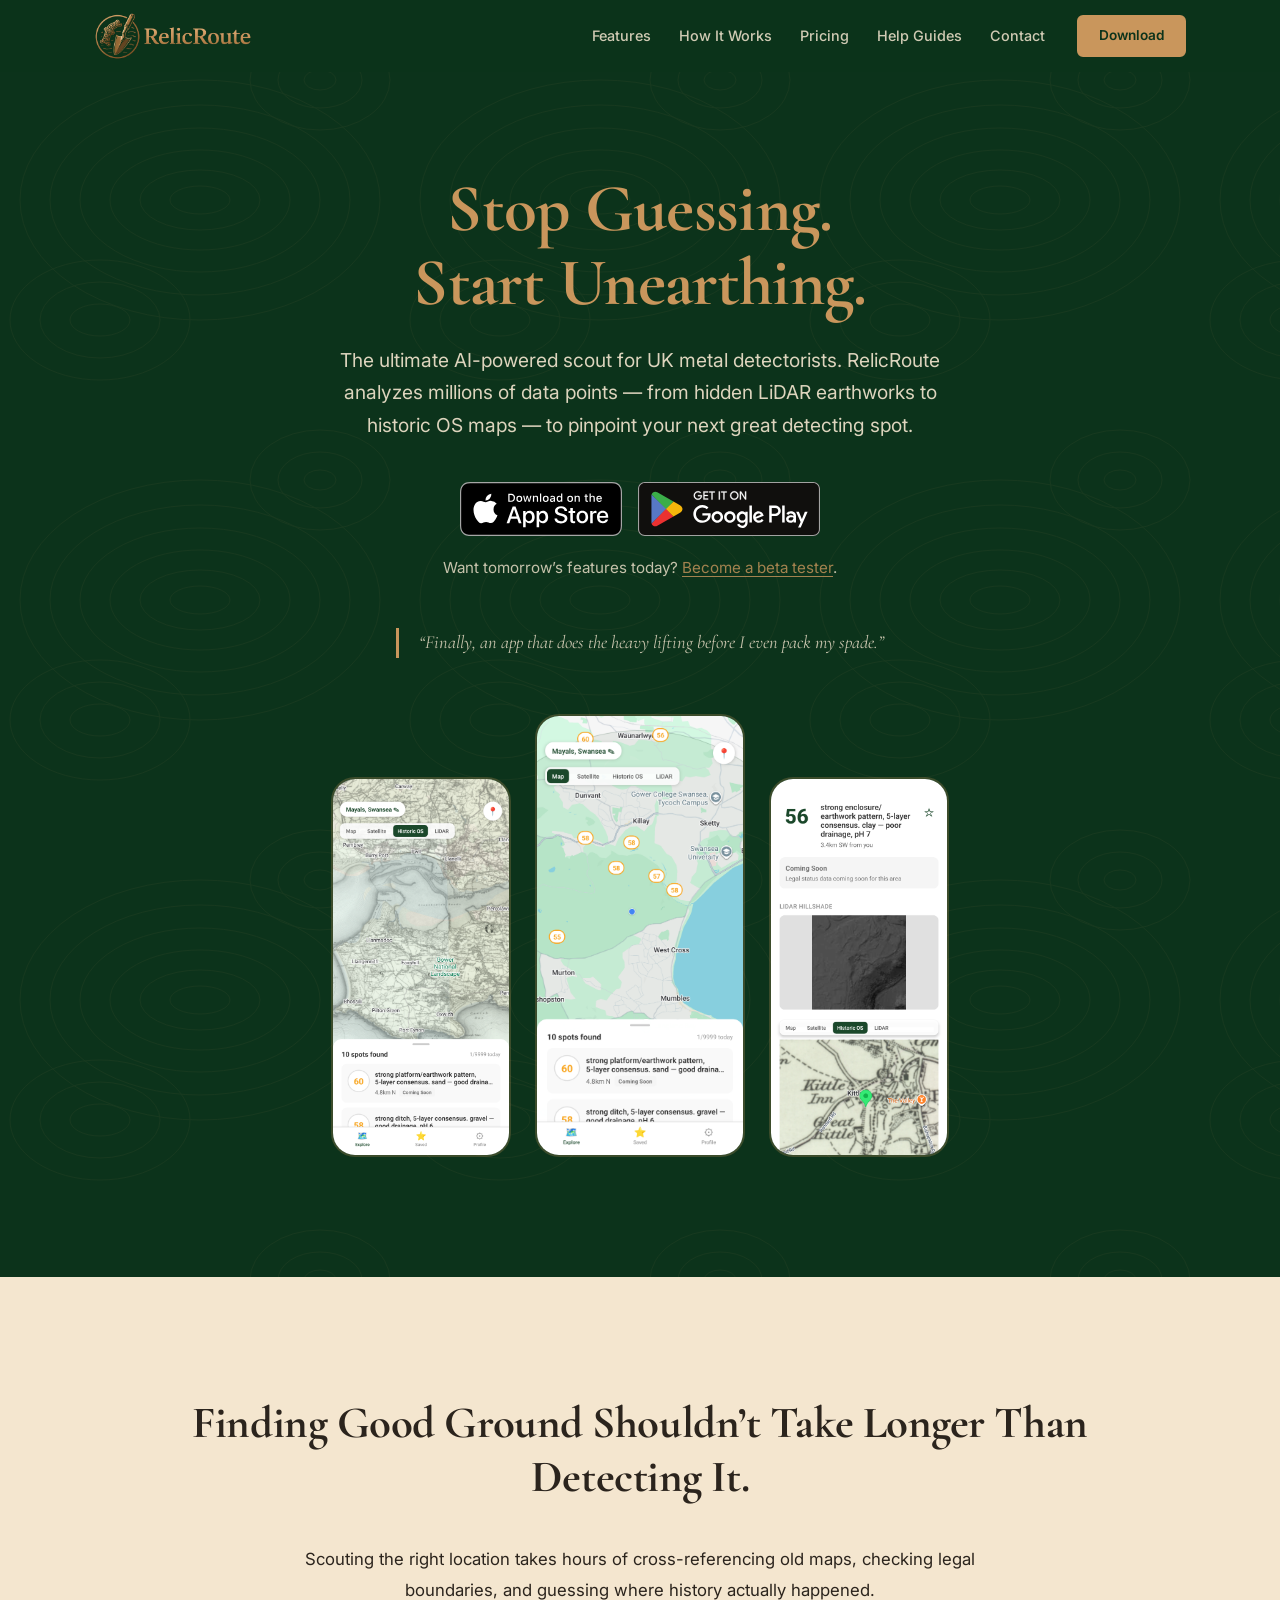
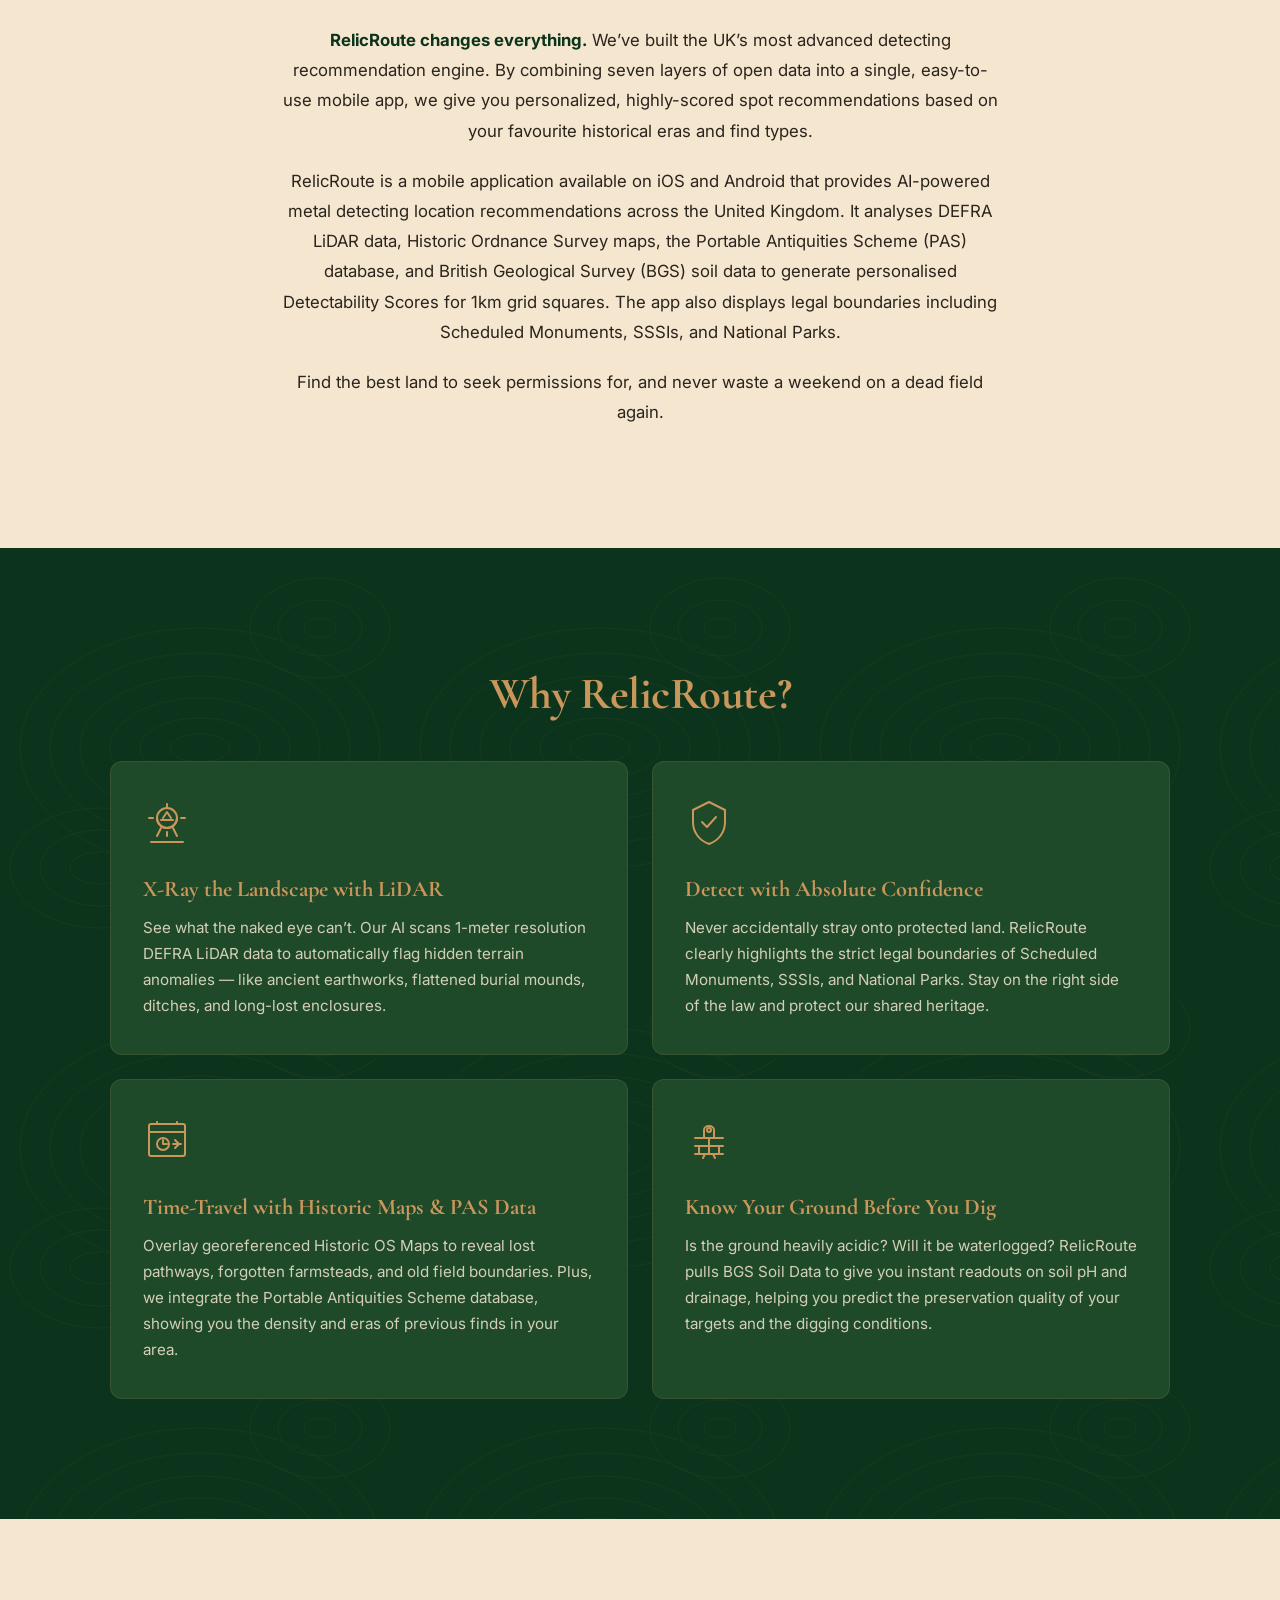
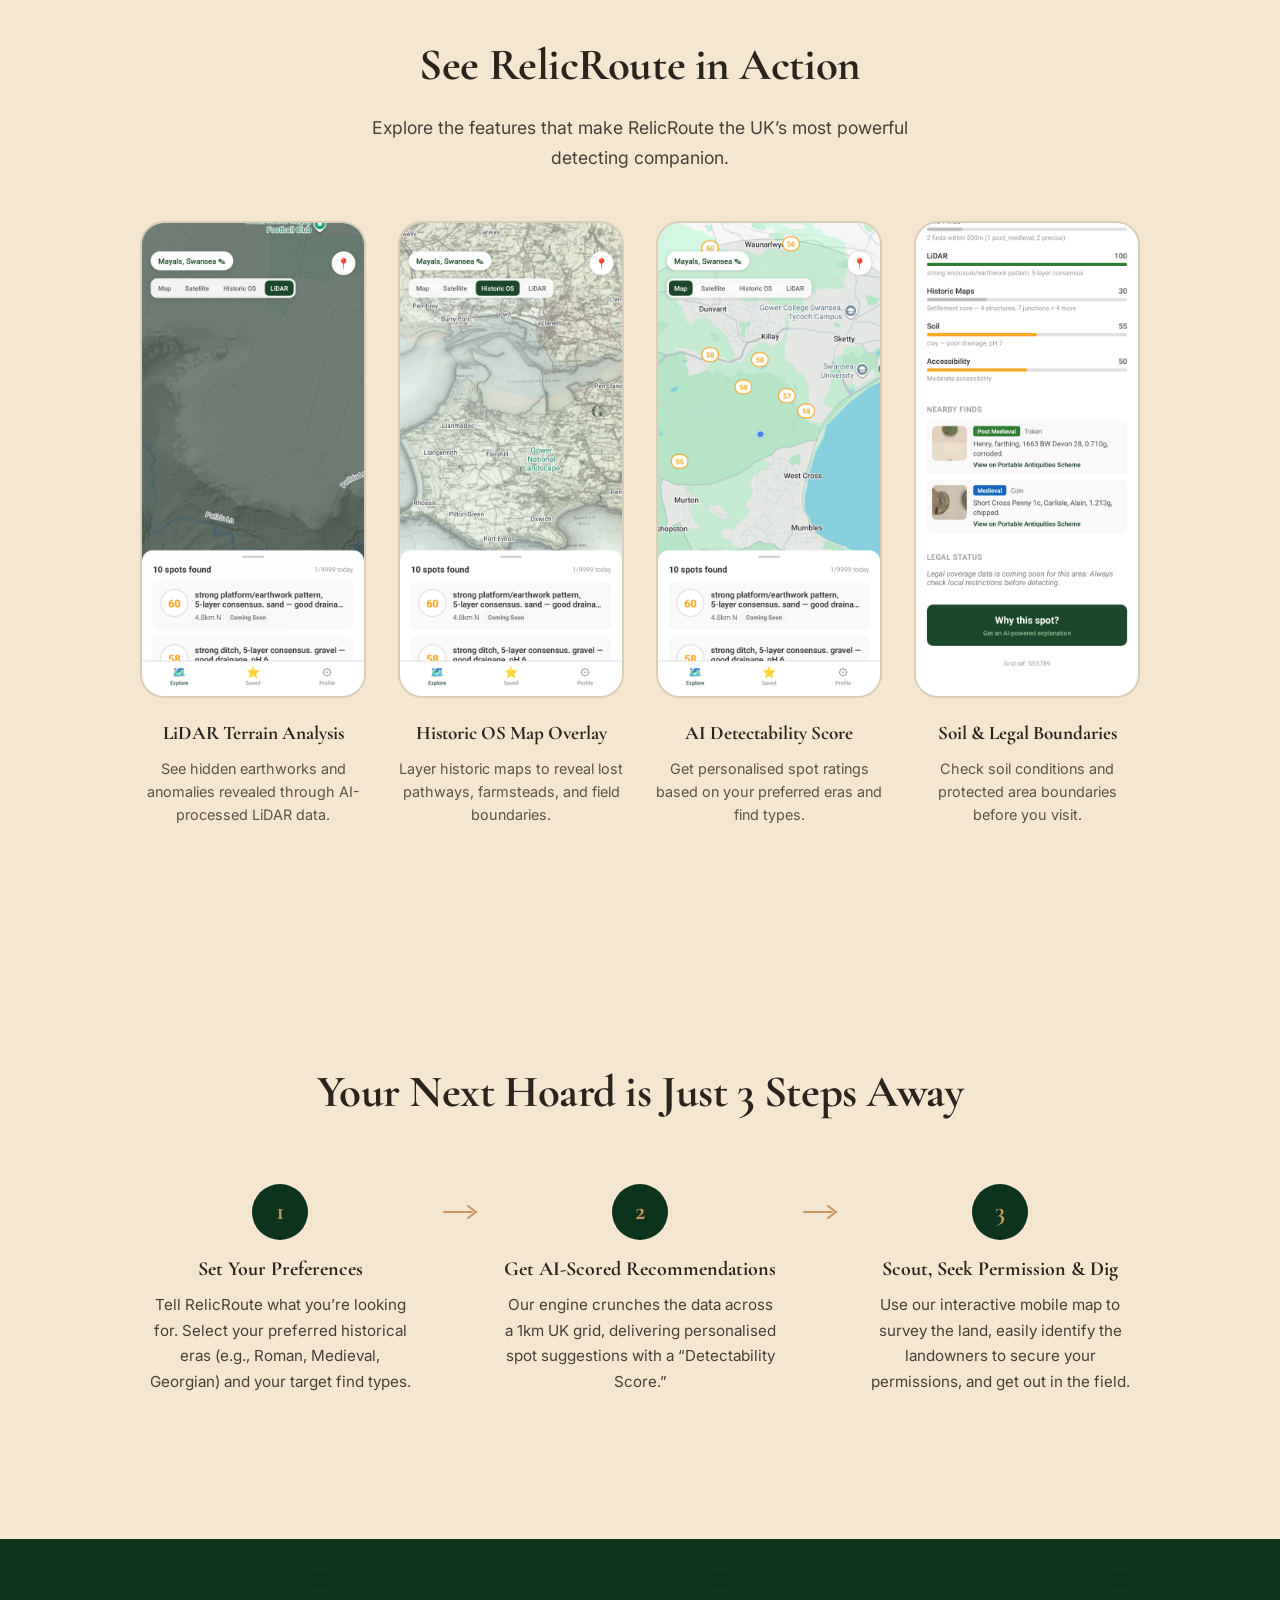
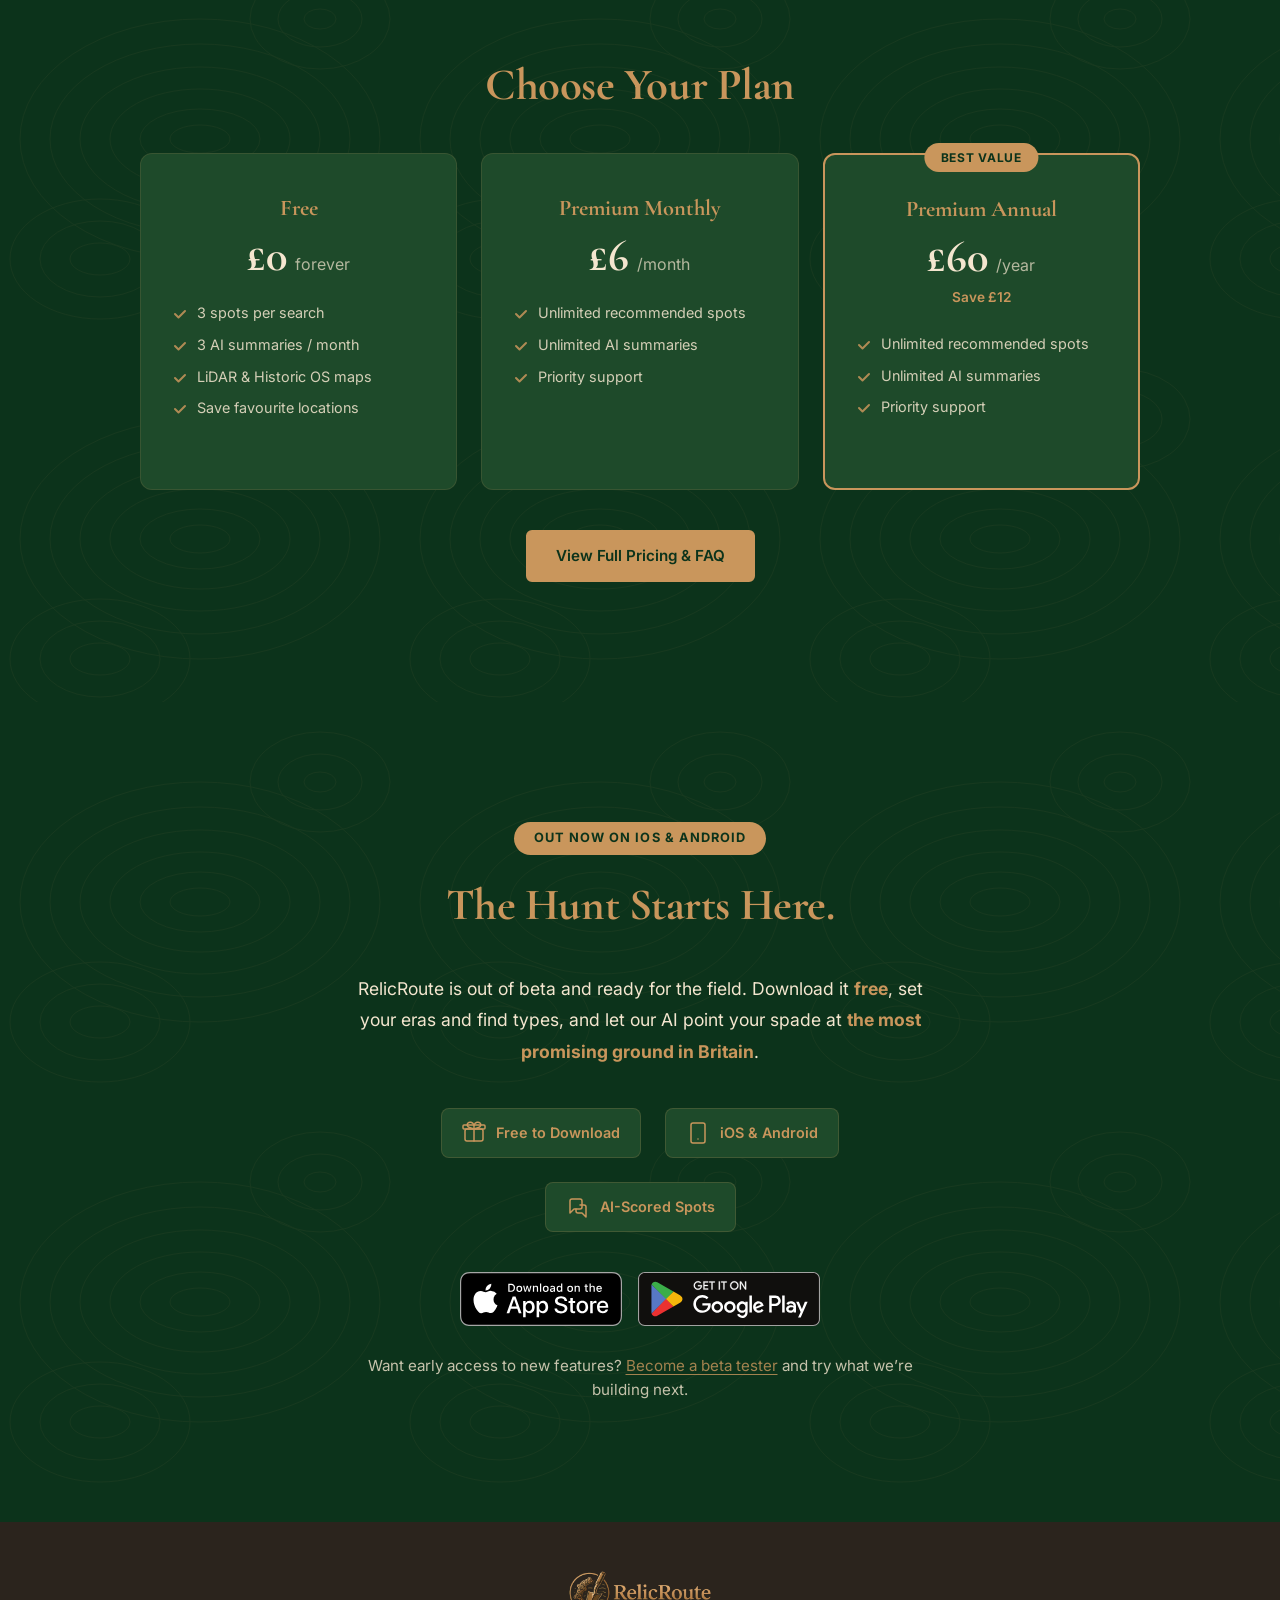
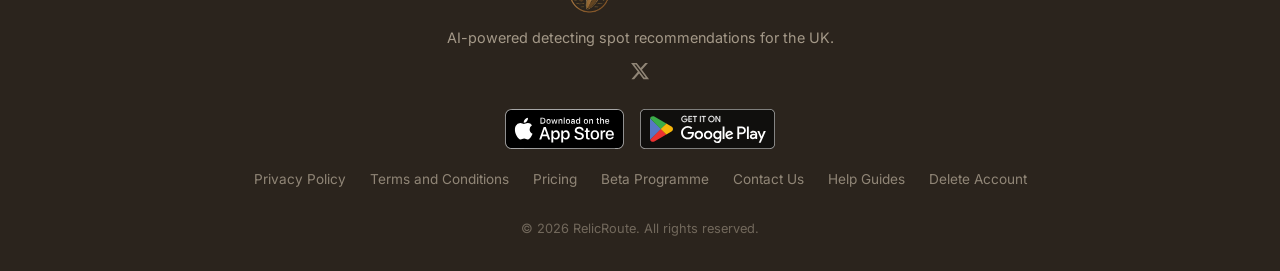
<file: index.html>
<!DOCTYPE html>
<html lang="en-GB">
<head>
  <meta charset="UTF-8">
  <meta name="viewport" content="width=device-width, initial-scale=1.0">
  <meta name="apple-itunes-app" content="app-id=6799253953">
  <meta name="description" content="RelicRoute — AI-powered spot recommendations for UK metal detectorists. Now available on iOS and Android. Combine LiDAR, historic maps, PAS data, and soil analysis to find your next great detecting location.">
  <meta name="robots" content="index, follow">
  <meta name="author" content="RelicRoute">
  <meta name="google-site-verification" content="62xCfvaOAFISEsQDNZ6DNPzke8ZOVSslEIPbZOKiRK8">
  <title>RelicRoute — Stop Guessing. Start Unearthing.</title>

  <link rel="canonical" href="https://www.relicroute.co.uk/">

  <!-- Open Graph -->
  <meta property="og:title" content="RelicRoute — AI-Powered Spot Recommendations for UK Metal Detectorists">
  <meta property="og:description" content="Available now on iOS and Android. Combine LiDAR, historic maps, PAS data, and soil analysis to find your next great detecting location.">
  <meta property="og:type" content="website">
  <meta property="og:url" content="https://www.relicroute.co.uk/">
  <meta property="og:image" content="https://www.relicroute.co.uk/relicroute-logo.png">
  <meta property="og:site_name" content="RelicRoute">
  <meta property="og:locale" content="en_GB">

  <!-- Twitter Card -->
  <meta name="twitter:card" content="summary_large_image">
  <meta name="twitter:title" content="RelicRoute — AI-Powered Spot Recommendations for UK Metal Detectorists">
  <meta name="twitter:description" content="Available now on iOS and Android. Combine LiDAR, historic maps, PAS data, and soil analysis to find your next great detecting location.">
  <meta name="twitter:image" content="https://www.relicroute.co.uk/relicroute-logo.png">

  <link rel="preconnect" href="https://fonts.googleapis.com">
  <link rel="preconnect" href="https://fonts.gstatic.com" crossorigin>
  <link href="https://fonts.googleapis.com/css2?family=Cormorant+Garamond:ital,wght@0,400;0,600;0,700;1,400&family=Inter:wght@400;500;600;700&display=swap" rel="stylesheet">

  <link rel="icon" type="image/png" href="RelicRoute Logo.png">
  <link rel="apple-touch-icon" href="relicroute-logo.png">
  <link rel="stylesheet" href="css/styles.css">

  <!-- Structured Data -->
  <script type="application/ld+json">
  {
    "@context": "https://schema.org",
    "@type": "Organization",
    "name": "RelicRoute",
    "url": "https://www.relicroute.co.uk",
    "logo": "https://www.relicroute.co.uk/relicroute-logo.png",
    "description": "AI-powered detecting spot recommendations for UK metal detectorists.",
    "email": "support@relicroute.co.uk"
  }
  </script>
  <script type="application/ld+json">
  {
    "@context": "https://schema.org",
    "@type": "SoftwareApplication",
    "name": "RelicRoute",
    "operatingSystem": "iOS, Android",
    "applicationCategory": "UtilitiesApplication",
    "installUrl": [
      "https://apps.apple.com/us/app/relicroute/id6799253953",
      "https://play.google.com/store/apps/details?id=com.relicroute.app&pcampaignid=web_share"
    ],
    "description": "AI-powered scout for UK metal detectorists. Analyses LiDAR, historic maps, PAS data, and soil data to recommend detecting locations.",
    "offers": {
      "@type": "Offer",
      "price": "0",
      "priceCurrency": "GBP"
    },
    "featureList": [
      "LiDAR terrain analysis",
      "Historic Ordnance Survey map overlays",
      "Portable Antiquities Scheme (PAS) data integration",
      "BGS soil data analysis",
      "Scheduled Monument and SSSI boundary mapping",
      "AI-powered Detectability Score"
    ]
  }
  </script>
</head>
<body>

  <!-- Navigation -->
  <header class="site-header" id="site-header">
    <nav class="nav-container">
      <a href="index.html" class="nav-logo">
        <img src="relicroute-logo.png" alt="RelicRoute" width="200" height="auto">
      </a>
      <button class="nav-toggle" aria-label="Toggle navigation" aria-expanded="false">
        <span class="hamburger"></span>
      </button>
      <div class="nav-menu">
        <ul class="nav-links">
          <li><a href="#features">Features</a></li>
          <li><a href="#how-it-works">How It Works</a></li>
          <li><a href="#pricing">Pricing</a></li>
          <li><a href="help.html">Help Guides</a></li>
          <li><a href="contact.html">Contact</a></li>
        </ul>
        <a href="#download" class="btn btn-bronze btn-sm js-smart-download">Download</a>
      </div>
    </nav>
  </header>

  <main>

    <!-- Hero Section -->
    <section class="hero" id="hero">
      <div class="contour-bg" aria-hidden="true"></div>
      <div class="container hero-content">
        <h1 class="hero-headline">Stop Guessing.<br>Start Unearthing.</h1>
        <p class="hero-sub">The ultimate AI-powered scout for UK metal detectorists. RelicRoute analyzes millions of data points — from hidden LiDAR earthworks to historic OS maps — to pinpoint your next great detecting spot.</p>
        <div class="hero-ctas">
          <div class="store-badges">
            <a href="https://apps.apple.com/us/app/relicroute/id6799253953" class="store-badge" data-store="ios" target="_blank" rel="noopener noreferrer">
              <img src="images/app-store-badge.svg" alt="Download on the App Store" width="162" height="54">
            </a>
            <a href="https://play.google.com/store/apps/details?id=com.relicroute.app&amp;pcampaignid=web_share" class="store-badge" data-store="android" target="_blank" rel="noopener noreferrer">
              <img src="images/google-play-badge.svg" alt="Get it on Google Play" width="182" height="54">
            </a>
          </div>
        </div>
        <p class="hero-beta-link">Want tomorrow&rsquo;s features today? <a href="beta.html">Become a beta tester</a>.</p>
        <blockquote class="hero-quote">
          <p>&ldquo;Finally, an app that does the heavy lifting before I even pack my spade.&rdquo;</p>
        </blockquote>

        <!-- App Screenshots in Hero -->
        <div class="hero-screenshots">
          <div class="phone-frame">
            <img src="images/explore-map-scores.png" alt="RelicRoute map view showing detectability scores across the landscape" class="phone-screenshot" />
          </div>
          <div class="phone-frame phone-frame--featured">
            <img src="images/explore-historic-os.png" alt="RelicRoute explore view with Historic OS map overlay and recommended spots" class="phone-screenshot" />
          </div>
          <div class="phone-frame">
            <img src="images/spot-detail-overview.png" alt="RelicRoute spot detail showing LiDAR hillshade and historic map data" class="phone-screenshot" />
          </div>
        </div>
      </div>
    </section>

    <!-- Problem / Solution Section -->
    <section class="problem-solution" id="about">
      <div class="container">
        <h2 class="section-heading">Finding Good Ground Shouldn&rsquo;t Take Longer Than Detecting It.</h2>
        <div class="problem-solution-body">
          <p>Scouting the right location takes hours of cross-referencing old maps, checking legal boundaries, and guessing where history actually happened.</p>
          <p><strong>RelicRoute changes everything.</strong> We&rsquo;ve built the UK&rsquo;s most advanced detecting recommendation engine. By combining seven layers of open data into a single, easy-to-use mobile app, we give you personalized, highly-scored spot recommendations based on your favourite historical eras and find types.</p>
          <p>RelicRoute is a mobile application available on iOS and Android that provides AI-powered metal detecting location recommendations across the United Kingdom. It analyses DEFRA LiDAR data, Historic Ordnance Survey maps, the Portable Antiquities Scheme (PAS) database, and British Geological Survey (BGS) soil data to generate personalised Detectability Scores for 1km grid squares. The app also displays legal boundaries including Scheduled Monuments, SSSIs, and National Parks.</p>
          <p>Find the best land to seek permissions for, and never waste a weekend on a dead field again.</p>
        </div>
      </div>
    </section>

    <!-- Core Features Section -->
    <section class="features" id="features">
      <div class="contour-bg" aria-hidden="true"></div>
      <div class="container">
        <h2 class="section-heading section-heading--light">Why RelicRoute?</h2>
        <div class="features-grid">

          <div class="feature-card">
            <div class="feature-icon">
              <svg width="48" height="48" viewBox="0 0 48 48" fill="none" stroke="#C9965C" stroke-width="2" stroke-linecap="round" stroke-linejoin="round" aria-hidden="true">
                <circle cx="24" cy="20" r="10"/>
                <path d="M14 20c0 5.523 4.477 10 10 10s10-4.477 10-10"/>
                <path d="M24 10v-4M24 34v4M10 20H6M42 20h-4"/>
                <path d="M18 30l-4 8M30 30l4 8"/>
                <path d="M8 44h32"/>
                <path d="M20 20l4-6 4 6"/>
                <path d="M18 22h12"/>
              </svg>
            </div>
            <h3 class="feature-title">X-Ray the Landscape with LiDAR</h3>
            <p class="feature-desc">See what the naked eye can&rsquo;t. Our AI scans 1-meter resolution DEFRA LiDAR data to automatically flag hidden terrain anomalies — like ancient earthworks, flattened burial mounds, ditches, and long-lost enclosures.</p>
          </div>

          <div class="feature-card">
            <div class="feature-icon">
              <svg width="48" height="48" viewBox="0 0 48 48" fill="none" stroke="#C9965C" stroke-width="2" stroke-linecap="round" stroke-linejoin="round" aria-hidden="true">
                <path d="M24 4l-16 8v12c0 10.667 6.667 18.667 16 22 9.333-3.333 16-11.333 16-22V12L24 4z"/>
                <path d="M17 24l5 5 9-10"/>
              </svg>
            </div>
            <h3 class="feature-title">Detect with Absolute Confidence</h3>
            <p class="feature-desc">Never accidentally stray onto protected land. RelicRoute clearly highlights the strict legal boundaries of Scheduled Monuments, SSSIs, and National Parks. Stay on the right side of the law and protect our shared heritage.</p>
          </div>

          <div class="feature-card">
            <div class="feature-icon">
              <svg width="48" height="48" viewBox="0 0 48 48" fill="none" stroke="#C9965C" stroke-width="2" stroke-linecap="round" stroke-linejoin="round" aria-hidden="true">
                <rect x="6" y="8" width="36" height="32" rx="2"/>
                <path d="M6 16h36"/>
                <path d="M14 8v-2M34 8v-2"/>
                <circle cx="20" cy="28" r="6"/>
                <path d="M20 24v4h4"/>
                <path d="M32 24l4 4M32 32l4-4"/>
                <path d="M30 28h8"/>
              </svg>
            </div>
            <h3 class="feature-title">Time-Travel with Historic Maps &amp; PAS Data</h3>
            <p class="feature-desc">Overlay georeferenced Historic OS Maps to reveal lost pathways, forgotten farmsteads, and old field boundaries. Plus, we integrate the Portable Antiquities Scheme database, showing you the density and eras of previous finds in your area.</p>
          </div>

          <div class="feature-card">
            <div class="feature-icon">
              <svg width="48" height="48" viewBox="0 0 48 48" fill="none" stroke="#C9965C" stroke-width="2" stroke-linecap="round" stroke-linejoin="round" aria-hidden="true">
                <path d="M10 38h28"/>
                <path d="M10 30h28"/>
                <path d="M10 22h28"/>
                <path d="M14 38v-8"/>
                <path d="M24 38v-16"/>
                <path d="M34 38v-8"/>
                <path d="M19 22v-8c0-2 2-4 5-4s5 2 5 4v8"/>
                <circle cx="24" cy="14" r="2"/>
                <path d="M18 42l2-4M30 42l-2-4"/>
              </svg>
            </div>
            <h3 class="feature-title">Know Your Ground Before You Dig</h3>
            <p class="feature-desc">Is the ground heavily acidic? Will it be waterlogged? RelicRoute pulls BGS Soil Data to give you instant readouts on soil pH and drainage, helping you predict the preservation quality of your targets and the digging conditions.</p>
          </div>

        </div>
      </div>
    </section>

    <!-- App Preview Section -->
    <section class="app-preview" id="app-preview">
      <div class="container">
        <h2 class="section-heading">See RelicRoute in Action</h2>
        <p class="app-preview-sub">Explore the features that make RelicRoute the UK&rsquo;s most powerful detecting companion.</p>
        <div class="app-preview-grid">
          <div class="preview-item reveal">
            <div class="preview-phone">
              <img src="images/explore-lidar.png" alt="LiDAR terrain analysis showing hidden earthworks" class="phone-screenshot phone-screenshot--light" />
            </div>
            <h3 class="preview-label">LiDAR Terrain Analysis</h3>
            <p class="preview-desc">See hidden earthworks and anomalies revealed through AI-processed LiDAR data.</p>
          </div>
          <div class="preview-item reveal">
            <div class="preview-phone">
              <img src="images/explore-historic-os-2.png" alt="Historic OS map overlay showing lost pathways and settlements" class="phone-screenshot phone-screenshot--light" />
            </div>
            <h3 class="preview-label">Historic OS Map Overlay</h3>
            <p class="preview-desc">Layer historic maps to reveal lost pathways, farmsteads, and field boundaries.</p>
          </div>
          <div class="preview-item reveal">
            <div class="preview-phone">
              <img src="images/spot-scores-breakdown.png" alt="AI detectability score breakdown with category ratings" class="phone-screenshot phone-screenshot--light" />
            </div>
            <h3 class="preview-label">AI Detectability Score</h3>
            <p class="preview-desc">Get personalised spot ratings based on your preferred eras and find types.</p>
          </div>
          <div class="preview-item reveal">
            <div class="preview-phone">
              <img src="images/explore-map-scores-2.png" alt="Map view showing soil and legal boundary data" class="phone-screenshot phone-screenshot--light" />
            </div>
            <h3 class="preview-label">Soil &amp; Legal Boundaries</h3>
            <p class="preview-desc">Check soil conditions and protected area boundaries before you visit.</p>
          </div>
        </div>
      </div>
    </section>

    <!-- How It Works Section -->
    <section class="how-it-works" id="how-it-works">
      <div class="container">
        <h2 class="section-heading">Your Next Hoard is Just 3 Steps Away</h2>
        <div class="steps">
          <div class="step">
            <span class="step-number">1</span>
            <h3 class="step-title">Set Your Preferences</h3>
            <p class="step-desc">Tell RelicRoute what you&rsquo;re looking for. Select your preferred historical eras (e.g., Roman, Medieval, Georgian) and your target find types.</p>
          </div>
          <div class="step-connector" aria-hidden="true">
            <svg width="40" height="24" viewBox="0 0 40 24" fill="none" stroke="#C9965C" stroke-width="2" stroke-linecap="round"><path d="M4 12h28M28 6l8 6-8 6"/></svg>
          </div>
          <div class="step">
            <span class="step-number">2</span>
            <h3 class="step-title">Get AI-Scored Recommendations</h3>
            <p class="step-desc">Our engine crunches the data across a 1km UK grid, delivering personalised spot suggestions with a &ldquo;Detectability Score.&rdquo;</p>
          </div>
          <div class="step-connector" aria-hidden="true">
            <svg width="40" height="24" viewBox="0 0 40 24" fill="none" stroke="#C9965C" stroke-width="2" stroke-linecap="round"><path d="M4 12h28M28 6l8 6-8 6"/></svg>
          </div>
          <div class="step">
            <span class="step-number">3</span>
            <h3 class="step-title">Scout, Seek Permission &amp; Dig</h3>
            <p class="step-desc">Use our interactive mobile map to survey the land, easily identify the landowners to secure your permissions, and get out in the field.</p>
          </div>
        </div>
      </div>
    </section>

    <!-- Pricing Teaser -->
    <section class="pricing-teaser" id="pricing">
      <div class="contour-bg" aria-hidden="true"></div>
      <div class="container" style="position: relative; z-index: 1;">
        <h2 class="section-heading section-heading--light">Choose Your Plan</h2>
        <div class="pricing-cards">

          <!-- Free -->
          <div class="pricing-card reveal">
            <div class="pricing-card-header">
              <h3 class="pricing-card-name">Free</h3>
              <div class="pricing-card-price">
                <span class="pricing-amount">&pound;0</span>
                <span class="pricing-period">forever</span>
              </div>
            </div>
            <ul class="pricing-card-features">
              <li>3 spots per search</li>
              <li>3 AI summaries / month</li>
              <li>LiDAR &amp; Historic OS maps</li>
              <li>Save favourite locations</li>
            </ul>
          </div>

          <!-- Premium Monthly -->
          <div class="pricing-card reveal">
            <div class="pricing-card-header">
              <h3 class="pricing-card-name">Premium Monthly</h3>
              <div class="pricing-card-price">
                <span class="pricing-amount">&pound;6</span>
                <span class="pricing-period">/month</span>
              </div>
            </div>
            <ul class="pricing-card-features">
              <li>Unlimited recommended spots</li>
              <li>Unlimited AI summaries</li>
              <li>Priority support</li>
            </ul>
          </div>

          <!-- Premium Annual -->
          <div class="pricing-card pricing-card--recommended reveal">
            <span class="pricing-card-badge">Best Value</span>
            <div class="pricing-card-header">
              <h3 class="pricing-card-name">Premium Annual</h3>
              <div class="pricing-card-price">
                <span class="pricing-amount">&pound;60</span>
                <span class="pricing-period">/year</span>
              </div>
              <span class="pricing-savings">Save &pound;12</span>
            </div>
            <ul class="pricing-card-features">
              <li>Unlimited recommended spots</li>
              <li>Unlimited AI summaries</li>
              <li>Priority support</li>
            </ul>
          </div>

        </div>
        <div class="pricing-teaser-cta">
          <a href="pricing.html" class="btn btn-bronze">View Full Pricing &amp; FAQ</a>
        </div>
      </div>
    </section>

    <!-- Download Section -->
    <section class="beta-teaser" id="download">
      <div class="contour-bg" aria-hidden="true"></div>
      <div class="container beta-teaser-content">
        <span class="beta-badge">Out Now on iOS &amp; Android</span>
        <h2 class="section-heading section-heading--light">The Hunt Starts Here.</h2>
        <p class="beta-teaser-body">RelicRoute is out of beta and ready for the field. Download it <strong>free</strong>, set your eras and find types, and let our AI point your spade at <strong>the most promising ground in Britain</strong>.</p>
        <div class="beta-teaser-highlights">
          <div class="beta-highlight">
            <svg width="24" height="24" viewBox="0 0 24 24" fill="none" stroke="#C9965C" stroke-width="1.5" stroke-linecap="round" stroke-linejoin="round" class="beta-highlight-icon" aria-hidden="true">
              <rect x="3" y="8" width="18" height="12" rx="2"/><rect x="1" y="4" width="22" height="4" rx="1"/><path d="M12 4v16"/><path d="M12 4c-1.5-3-4.5-3.5-6-2s-.5 4 1.5 4.5L12 8"/><path d="M12 4c1.5-3 4.5-3.5 6-2s.5 4-1.5 4.5L12 8"/>
            </svg>
            <span class="beta-highlight-text">Free to Download</span>
          </div>
          <div class="beta-highlight">
            <svg width="24" height="24" viewBox="0 0 24 24" fill="none" stroke="#C9965C" stroke-width="1.5" stroke-linecap="round" stroke-linejoin="round" class="beta-highlight-icon" aria-hidden="true">
              <rect x="5" y="2" width="14" height="20" rx="2"/><path d="M12 18h.01"/>
            </svg>
            <span class="beta-highlight-text">iOS &amp; Android</span>
          </div>
          <div class="beta-highlight">
            <svg width="24" height="24" viewBox="0 0 24 24" fill="none" stroke="#C9965C" stroke-width="1.5" stroke-linecap="round" stroke-linejoin="round" class="beta-highlight-icon" aria-hidden="true">
              <path d="M8 14l-4 4V6a2 2 0 0 1 2-2h8a2 2 0 0 1 2 2v6a2 2 0 0 1-2 2H8z"/><path d="M14 10h4a2 2 0 0 1 2 2v10l-4-4h-4a2 2 0 0 1-2-2v-2"/>
            </svg>
            <span class="beta-highlight-text">AI-Scored Spots</span>
          </div>
        </div>
        <div class="store-badges">
          <a href="https://apps.apple.com/us/app/relicroute/id6799253953" class="store-badge" data-store="ios" target="_blank" rel="noopener noreferrer">
            <img src="images/app-store-badge.svg" alt="Download on the App Store" width="162" height="54">
          </a>
          <a href="https://play.google.com/store/apps/details?id=com.relicroute.app&amp;pcampaignid=web_share" class="store-badge" data-store="android" target="_blank" rel="noopener noreferrer">
            <img src="images/google-play-badge.svg" alt="Get it on Google Play" width="182" height="54">
          </a>
        </div>
        <p class="download-beta-note">Want early access to new features? <a href="beta.html">Become a beta tester</a> and try what we&rsquo;re building next.</p>
      </div>
    </section>

  </main>

  <!-- Footer -->
  <footer class="site-footer">
    <div class="container footer-inner">
      <div class="footer-brand">
        <img src="relicroute-logo.png" alt="RelicRoute" class="footer-logo" width="160">
        <p class="footer-tagline">AI-powered detecting spot recommendations for the UK.</p>
        <a href="https://x.com/RelicRoute" target="_blank" rel="noopener noreferrer" aria-label="Follow us on X" class="footer-social-link">
          <svg width="20" height="20" viewBox="0 0 24 24" fill="currentColor" aria-hidden="true"><path d="M18.244 2.25h3.308l-7.227 8.26 8.502 11.24H16.17l-5.214-6.817L4.99 21.75H1.68l7.73-8.835L1.254 2.25H8.08l4.713 6.231zm-1.161 17.52h1.833L7.084 4.126H5.117z"/></svg>
        </a>
        <div class="store-badges store-badges--footer">
          <a href="https://apps.apple.com/us/app/relicroute/id6799253953" class="store-badge" data-store="ios" target="_blank" rel="noopener noreferrer">
            <img src="images/app-store-badge.svg" alt="Download on the App Store" width="120" height="40" loading="lazy">
          </a>
          <a href="https://play.google.com/store/apps/details?id=com.relicroute.app&amp;pcampaignid=web_share" class="store-badge" data-store="android" target="_blank" rel="noopener noreferrer">
            <img src="images/google-play-badge.svg" alt="Get it on Google Play" width="135" height="40" loading="lazy">
          </a>
        </div>
      </div>
      <nav class="footer-links" aria-label="Footer navigation">
        <a href="privacy.html">Privacy Policy</a>
        <a href="terms.html">Terms and Conditions</a>
        <a href="pricing.html">Pricing</a>
        <a href="beta.html">Beta Programme</a>
        <a href="contact.html">Contact Us</a>
        <a href="help.html">Help Guides</a>
        <a href="delete-account.html">Delete Account</a>
      </nav>
      <p class="footer-copy">&copy; 2026 RelicRoute. All rights reserved.</p>
    </div>
  </footer>

  <script src="js/main.js"></script>
</body>
</html>
</file>
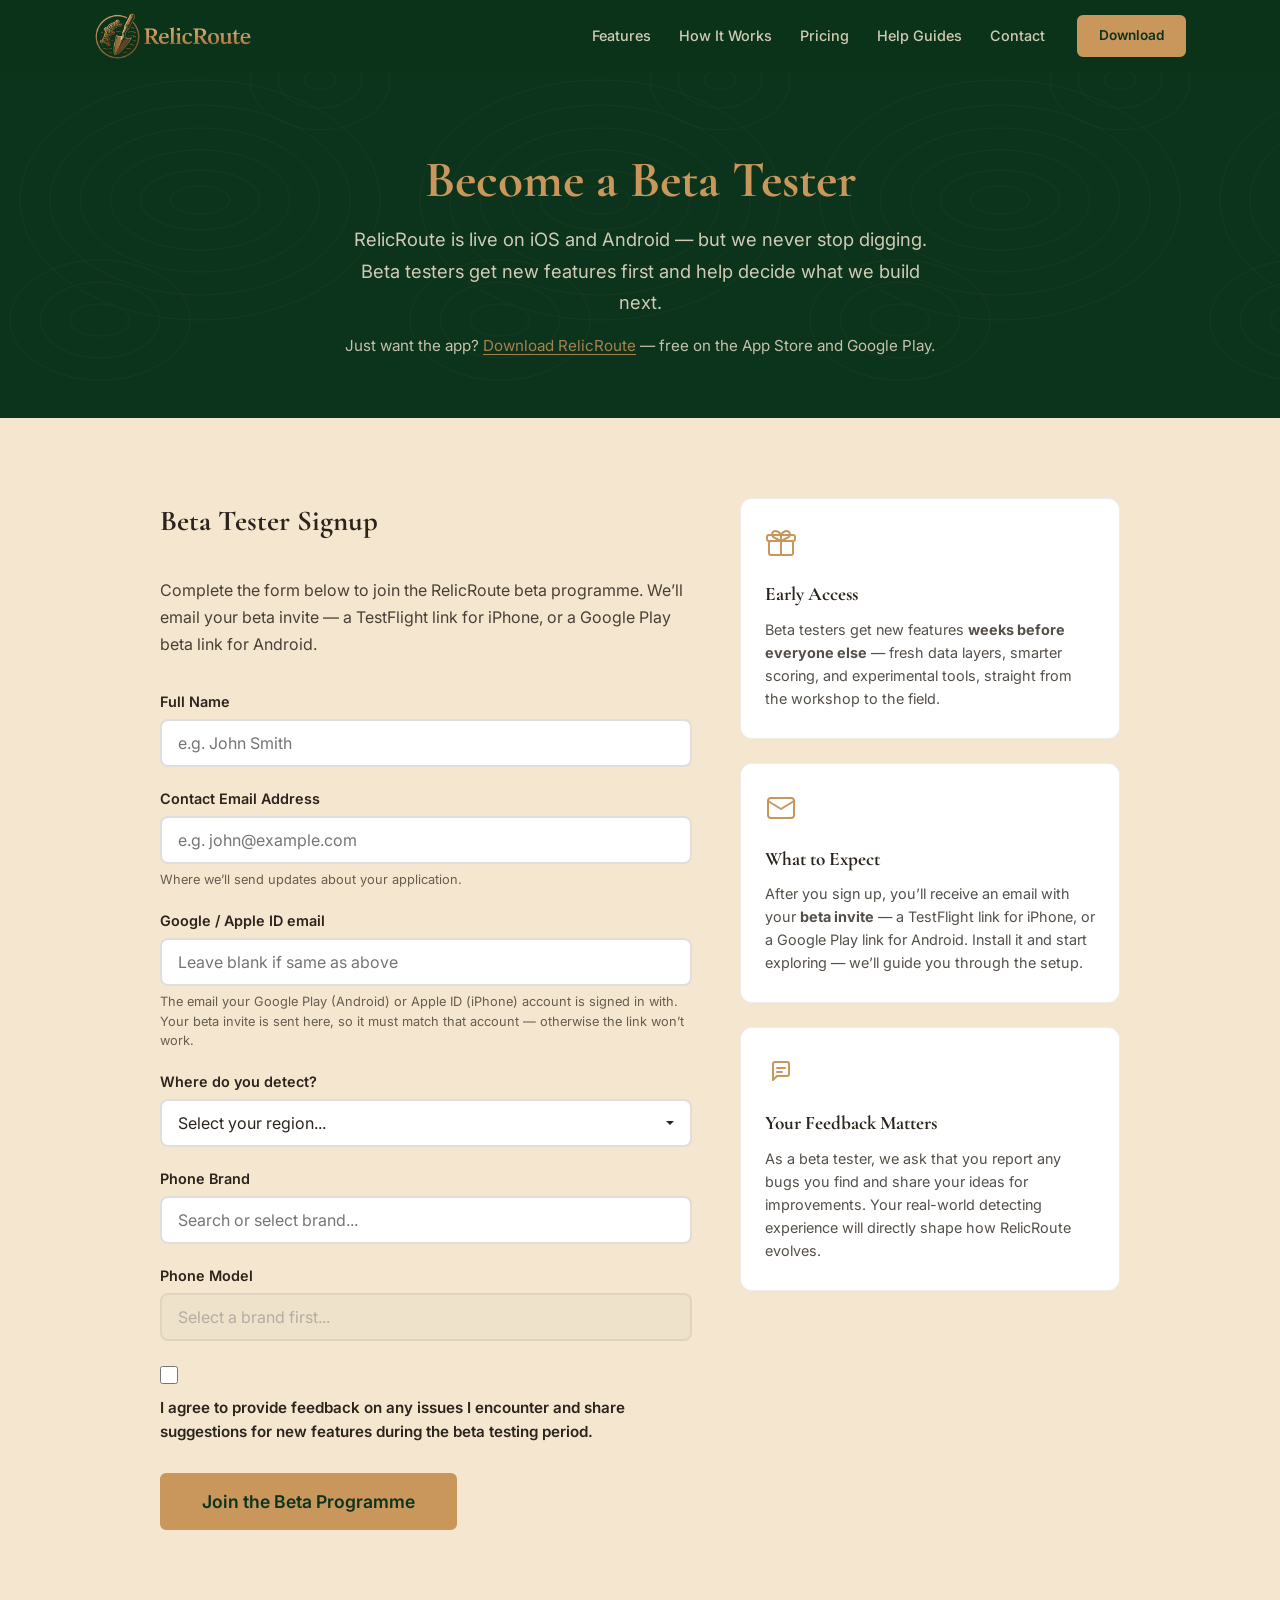
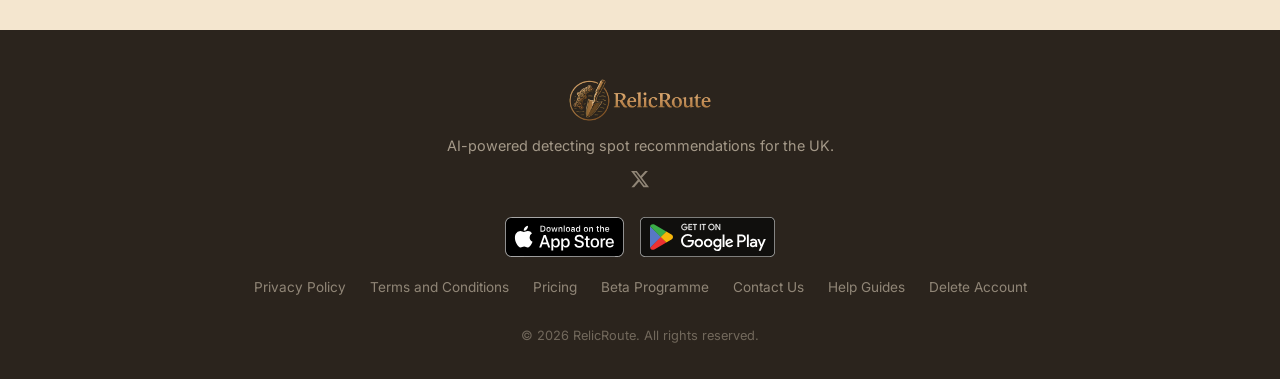
<file: beta.html>
<!DOCTYPE html>
<html lang="en-GB">
<head>
  <meta charset="UTF-8">
  <meta name="viewport" content="width=device-width, initial-scale=1.0">
  <meta name="apple-itunes-app" content="app-id=6799253953">
  <meta name="description" content="Become a RelicRoute beta tester — get early access to new features before general release and help shape the UK's smartest detecting companion.">
  <meta name="robots" content="index, follow">
  <meta name="author" content="RelicRoute">
  <meta name="google-site-verification" content="62xCfvaOAFISEsQDNZ6DNPzke8ZOVSslEIPbZOKiRK8">
  <title>Become a Beta Tester — RelicRoute</title>

  <link rel="canonical" href="https://www.relicroute.co.uk/beta.html">

  <!-- Open Graph -->
  <meta property="og:title" content="Become a RelicRoute Beta Tester">
  <meta property="og:description" content="Get early access to new RelicRoute features before general release. The app is live on iOS and Android — beta testers try what's next.">
  <meta property="og:type" content="website">
  <meta property="og:url" content="https://www.relicroute.co.uk/beta.html">
  <meta property="og:image" content="https://www.relicroute.co.uk/relicroute-logo.png">
  <meta property="og:site_name" content="RelicRoute">
  <meta property="og:locale" content="en_GB">

  <!-- Twitter Card -->
  <meta name="twitter:card" content="summary">
  <meta name="twitter:title" content="Become a RelicRoute Beta Tester">
  <meta name="twitter:description" content="Get early access to new RelicRoute features before general release. The app is live on iOS and Android — beta testers try what's next.">
  <meta name="twitter:image" content="https://www.relicroute.co.uk/relicroute-logo.png">

  <link rel="preconnect" href="https://fonts.googleapis.com">
  <link rel="preconnect" href="https://fonts.gstatic.com" crossorigin>
  <link href="https://fonts.googleapis.com/css2?family=Cormorant+Garamond:ital,wght@0,400;0,600;0,700;1,400&family=Inter:wght@400;500;600;700&display=swap" rel="stylesheet">

  <link rel="icon" type="image/png" href="RelicRoute Logo.png">
  <link rel="apple-touch-icon" href="relicroute-logo.png">
  <link rel="stylesheet" href="css/styles.css">
</head>
<body>

  <!-- Navigation -->
  <header class="site-header" id="site-header">
    <nav class="nav-container">
      <a href="index.html" class="nav-logo">
        <img src="relicroute-logo.png" alt="RelicRoute" width="200" height="auto">
      </a>
      <button class="nav-toggle" aria-label="Toggle navigation" aria-expanded="false">
        <span class="hamburger"></span>
      </button>
      <div class="nav-menu">
        <ul class="nav-links">
          <li><a href="index.html#features">Features</a></li>
          <li><a href="index.html#how-it-works">How It Works</a></li>
          <li><a href="pricing.html">Pricing</a></li>
          <li><a href="help.html">Help Guides</a></li>
          <li><a href="contact.html">Contact</a></li>
        </ul>
        <a href="index.html#download" class="btn btn-bronze btn-sm js-smart-download">Download</a>
      </div>
    </nav>
  </header>

  <main>

    <!-- Beta Hero -->
    <section class="page-hero">
      <div class="contour-bg" aria-hidden="true"></div>
      <div class="container page-hero-content">
        <h1 class="page-hero-headline">Become a Beta Tester</h1>
        <p class="page-hero-sub">RelicRoute is live on iOS and Android &mdash; but we never stop digging. Beta testers get new features first and help decide what we build next.</p>
        <p class="page-hero-note">Just want the app? <a href="index.html#download" class="js-smart-download">Download RelicRoute</a> &mdash; free on the App Store and Google Play.</p>
      </div>
    </section>

    <!-- Beta Signup Form -->
    <section class="contact-section">
      <div class="container">
        <div class="contact-grid">

          <!-- Form -->
          <div class="contact-form-wrapper">
            <h2 class="contact-heading">Beta Tester Signup</h2>
            <p style="color: var(--charcoal-earth); opacity: 0.85; margin-bottom: 2rem; line-height: 1.7;">
              Complete the form below to join the RelicRoute beta programme.
              We&rsquo;ll email your beta invite &mdash; a TestFlight link for iPhone, or a Google Play beta link for Android.
            </p>

            <form class="contact-form" id="beta-signup-form" action="https://api.web3forms.com/submit" method="POST" data-success-message="You're on the list! Keep an eye on your inbox — your beta invite is on its way.">
              <input type="hidden" name="access_key" value="f8582b1a-b7b0-479b-9b4d-2da1526fd0a1">
              <input type="hidden" name="subject" value="New Beta Signup">
              <input type="checkbox" name="botcheck" style="display:none" aria-hidden="true">

              <div class="form-group">
                <label for="name">Full Name</label>
                <input type="text" id="name" name="name" required placeholder="e.g. John Smith" autocomplete="name">
              </div>

              <div class="form-group">
                <label for="email">Contact Email Address</label>
                <input type="email" id="email" name="email" required placeholder="e.g. john@example.com" autocomplete="email">
                <p class="form-hint">Where we&rsquo;ll send updates about your application.</p>
              </div>

              <div class="form-group">
                <label for="store-email">Google / Apple ID email</label>
                <input type="email" id="store-email" name="store_email" placeholder="Leave blank if same as above" autocomplete="email">
                <p class="form-hint">The email your Google Play (Android) or Apple ID (iPhone) account is signed in with. Your beta invite is sent here, so it must match that account &mdash; otherwise the link won&rsquo;t work.</p>
              </div>

              <div class="form-group">
                <label for="detect-location">Where do you detect?</label>
                <select id="detect-location" name="detect_location" required>
                  <option value="" disabled selected>Select your region...</option>
                  <option value="Wales">Wales</option>
                  <option value="England">England</option>
                  <option value="Scotland">Scotland</option>
                  <option value="Northern Ireland">Northern Ireland</option>
                  <option value="United States">United States</option>
                  <option value="Rest of world">Rest of world</option>
                </select>
              </div>

              <div class="form-group">
                <label for="device-brand">Phone Brand</label>
                <div class="searchable-select" id="brand-select">
                  <input type="text" class="searchable-select-input" id="device-brand" placeholder="Search or select brand..." autocomplete="off" aria-haspopup="listbox" aria-expanded="false">
                  <input type="hidden" name="device_brand" id="device-brand-value" required>
                  <ul class="searchable-select-dropdown" role="listbox"></ul>
                </div>
              </div>

              <div class="form-group">
                <label for="device-model">Phone Model</label>
                <div class="searchable-select" id="model-select">
                  <input type="text" class="searchable-select-input is-disabled" id="device-model" placeholder="Select a brand first..." autocomplete="off" aria-haspopup="listbox" aria-expanded="false" disabled>
                  <input type="hidden" name="device_model" id="device-model-value" required>
                  <ul class="searchable-select-dropdown" role="listbox"></ul>
                </div>
              </div>

              <div class="form-group" style="display: flex; align-items: flex-start; gap: 0.75rem;">
                <input type="checkbox" id="feedback-agree" name="feedback_agreement" required style="margin-top: 0.3rem; accent-color: var(--brand-bronze); width: 18px; height: 18px; flex-shrink: 0;">
                <label for="feedback-agree" style="font-size: 0.95rem; line-height: 1.6; cursor: pointer;">
                  I agree to provide feedback on any issues I encounter and share suggestions for new features during the beta testing period.
                </label>
              </div>

              <button type="submit" class="btn btn-bronze btn-lg contact-submit">Join the Beta Programme</button>
              <div class="form-status" role="alert" aria-live="polite"></div>
            </form>
          </div>

          <!-- Info Sidebar -->
          <aside class="contact-info">
            <div class="contact-info-card">
              <div class="contact-info-icon">
                <svg width="32" height="32" viewBox="0 0 32 32" fill="none" stroke="#C9965C" stroke-width="2" stroke-linecap="round" stroke-linejoin="round" aria-hidden="true">
                  <rect x="4" y="14" width="24" height="14" rx="2"/>
                  <rect x="2" y="8" width="28" height="6" rx="2"/>
                  <path d="M16 8v20"/>
                  <path d="M16 8c-2-4-6-5-8-3s-1 5 2 6l6 3"/>
                  <path d="M16 8c2-4 6-5 8-3s1 5-2 6l-6 3"/>
                </svg>
              </div>
              <h3>Early Access</h3>
              <p>Beta testers get new features <strong>weeks before everyone else</strong> &mdash; fresh data layers, smarter scoring, and experimental tools, straight from the workshop to the field.</p>
            </div>

            <div class="contact-info-card">
              <div class="contact-info-icon">
                <svg width="32" height="32" viewBox="0 0 32 32" fill="none" stroke="#C9965C" stroke-width="2" stroke-linecap="round" stroke-linejoin="round" aria-hidden="true">
                  <rect x="3" y="6" width="26" height="20" rx="3"/>
                  <path d="M3 9l13 8 13-8"/>
                </svg>
              </div>
              <h3>What to Expect</h3>
              <p>After you sign up, you&rsquo;ll receive an email with your <strong>beta invite</strong> &mdash; a TestFlight link for iPhone, or a Google Play link for Android. Install it and start exploring &mdash; we&rsquo;ll guide you through the setup.</p>
            </div>

            <div class="contact-info-card">
              <div class="contact-info-icon">
                <svg width="32" height="32" viewBox="0 0 32 32" fill="none" stroke="#C9965C" stroke-width="2" stroke-linecap="round" stroke-linejoin="round" aria-hidden="true">
                  <path d="M12 20l-4 4V8a2 2 0 0 1 2-2h12a2 2 0 0 1 2 2v10a2 2 0 0 1-2 2H12z"/>
                  <path d="M12 12h8M12 16h5"/>
                </svg>
              </div>
              <h3>Your Feedback Matters</h3>
              <p>As a beta tester, we ask that you report any bugs you find and share your ideas for improvements. Your real-world detecting experience will directly shape how RelicRoute evolves.</p>
            </div>
          </aside>

        </div>
      </div>
    </section>

  </main>

  <!-- Footer -->
  <footer class="site-footer">
    <div class="container footer-inner">
      <div class="footer-brand">
        <img src="relicroute-logo.png" alt="RelicRoute" class="footer-logo" width="160">
        <p class="footer-tagline">AI-powered detecting spot recommendations for the UK.</p>
        <a href="https://x.com/RelicRoute" target="_blank" rel="noopener noreferrer" aria-label="Follow us on X" class="footer-social-link">
          <svg width="20" height="20" viewBox="0 0 24 24" fill="currentColor" aria-hidden="true"><path d="M18.244 2.25h3.308l-7.227 8.26 8.502 11.24H16.17l-5.214-6.817L4.99 21.75H1.68l7.73-8.835L1.254 2.25H8.08l4.713 6.231zm-1.161 17.52h1.833L7.084 4.126H5.117z"/></svg>
        </a>
        <div class="store-badges store-badges--footer">
          <a href="https://apps.apple.com/us/app/relicroute/id6799253953" class="store-badge" data-store="ios" target="_blank" rel="noopener noreferrer">
            <img src="images/app-store-badge.svg" alt="Download on the App Store" width="120" height="40" loading="lazy">
          </a>
          <a href="https://play.google.com/store/apps/details?id=com.relicroute.app&amp;pcampaignid=web_share" class="store-badge" data-store="android" target="_blank" rel="noopener noreferrer">
            <img src="images/google-play-badge.svg" alt="Get it on Google Play" width="135" height="40" loading="lazy">
          </a>
        </div>
      </div>
      <nav class="footer-links" aria-label="Footer navigation">
        <a href="privacy.html">Privacy Policy</a>
        <a href="terms.html">Terms and Conditions</a>
        <a href="pricing.html">Pricing</a>
        <a href="beta.html">Beta Programme</a>
        <a href="contact.html">Contact Us</a>
        <a href="help.html">Help Guides</a>
        <a href="delete-account.html">Delete Account</a>
      </nav>
      <p class="footer-copy">&copy; 2026 RelicRoute. All rights reserved.</p>
    </div>
  </footer>

  <script src="js/main.js"></script>
</body>
</html>
</file>
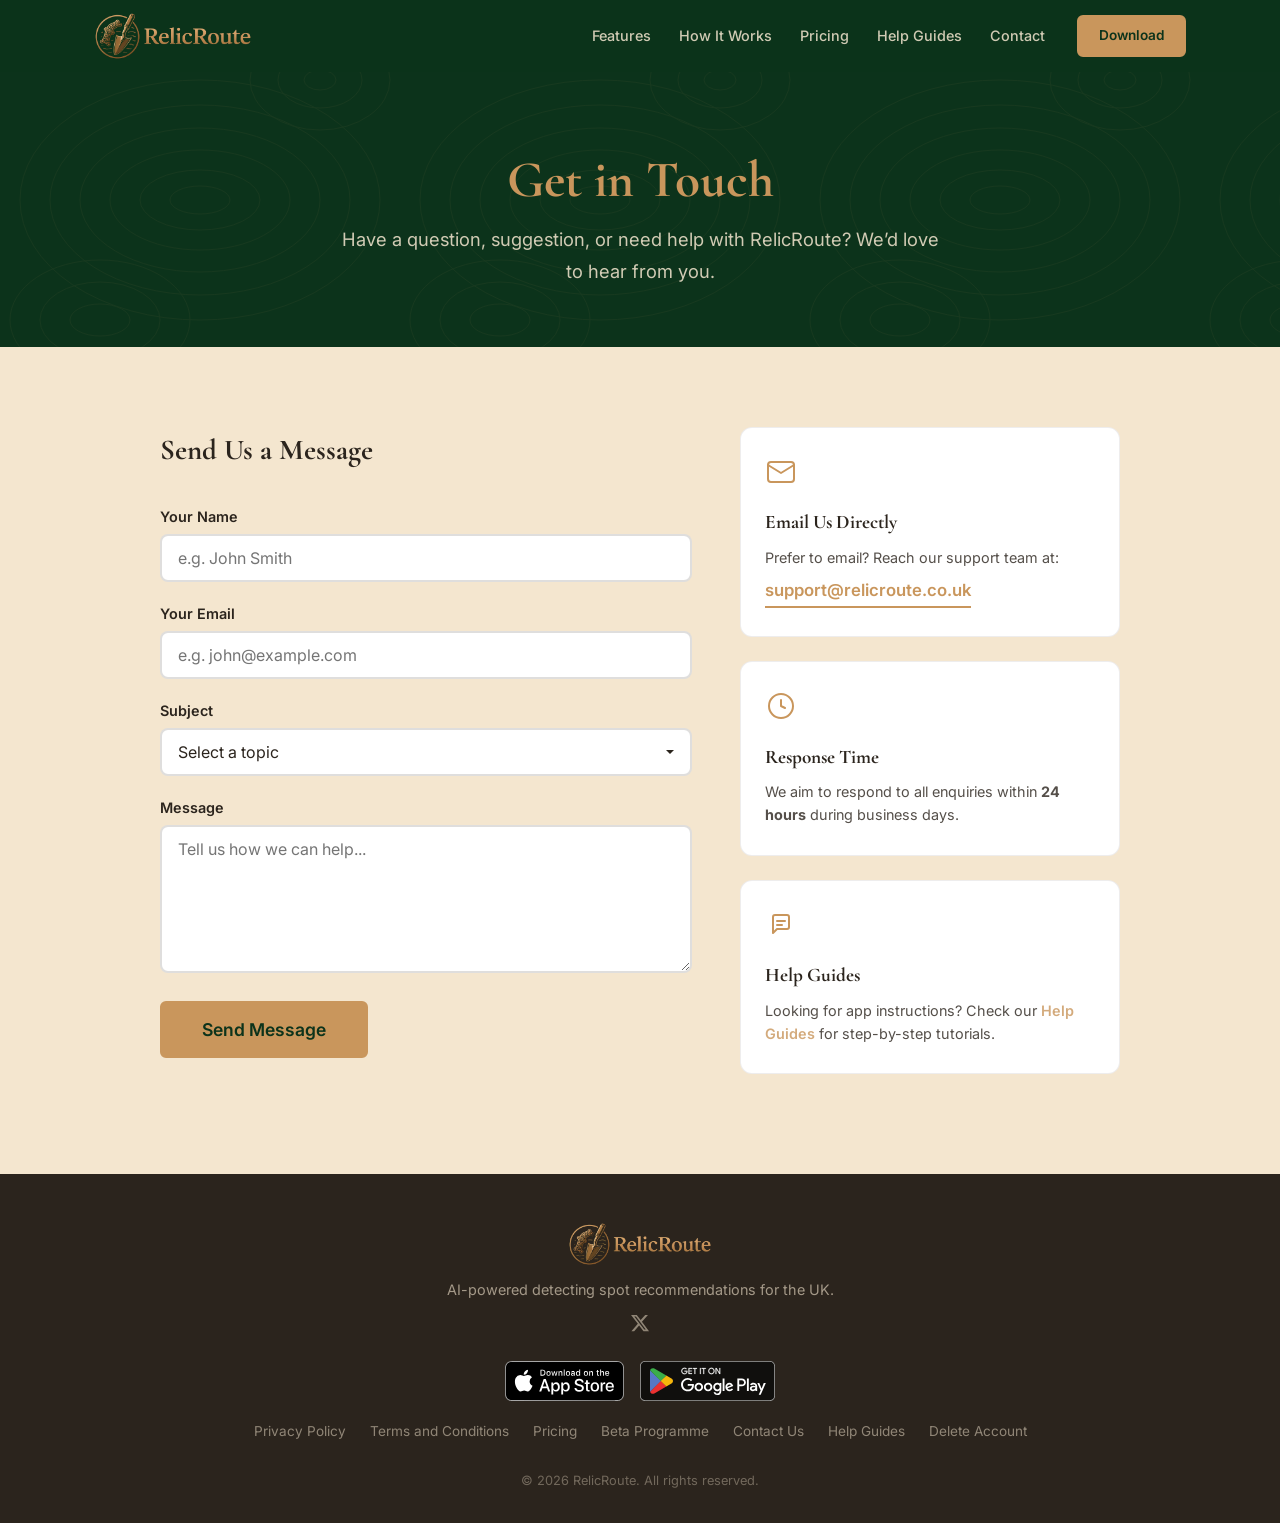
<file: contact.html>
<!DOCTYPE html>
<html lang="en-GB">
<head>
  <meta charset="UTF-8">
  <meta name="viewport" content="width=device-width, initial-scale=1.0">
  <meta name="apple-itunes-app" content="app-id=6799253953">
  <meta name="description" content="Contact RelicRoute — Get in touch with our support team for help with the app, partnership enquiries, or general questions.">
  <meta name="robots" content="index, follow">
  <meta name="author" content="RelicRoute">
  <meta name="google-site-verification" content="62xCfvaOAFISEsQDNZ6DNPzke8ZOVSslEIPbZOKiRK8">
  <title>Contact Us — RelicRoute</title>

  <link rel="canonical" href="https://www.relicroute.co.uk/contact.html">

  <!-- Open Graph -->
  <meta property="og:title" content="Contact RelicRoute">
  <meta property="og:description" content="Get in touch with our support team for help, partnerships, or general questions.">
  <meta property="og:type" content="website">
  <meta property="og:url" content="https://www.relicroute.co.uk/contact.html">
  <meta property="og:image" content="https://www.relicroute.co.uk/relicroute-logo.png">
  <meta property="og:site_name" content="RelicRoute">
  <meta property="og:locale" content="en_GB">

  <!-- Twitter Card -->
  <meta name="twitter:card" content="summary">
  <meta name="twitter:title" content="Contact RelicRoute">
  <meta name="twitter:description" content="Get in touch with our support team for help, partnerships, or general questions.">
  <meta name="twitter:image" content="https://www.relicroute.co.uk/relicroute-logo.png">

  <link rel="preconnect" href="https://fonts.googleapis.com">
  <link rel="preconnect" href="https://fonts.gstatic.com" crossorigin>
  <link href="https://fonts.googleapis.com/css2?family=Cormorant+Garamond:ital,wght@0,400;0,600;0,700;1,400&family=Inter:wght@400;500;600;700&display=swap" rel="stylesheet">

  <link rel="icon" type="image/png" href="RelicRoute Logo.png">
  <link rel="apple-touch-icon" href="relicroute-logo.png">
  <link rel="stylesheet" href="css/styles.css">
</head>
<body>

  <!-- Navigation -->
  <header class="site-header" id="site-header">
    <nav class="nav-container">
      <a href="index.html" class="nav-logo">
        <img src="relicroute-logo.png" alt="RelicRoute" width="200" height="auto">
      </a>
      <button class="nav-toggle" aria-label="Toggle navigation" aria-expanded="false">
        <span class="hamburger"></span>
      </button>
      <div class="nav-menu">
        <ul class="nav-links">
          <li><a href="index.html#features">Features</a></li>
          <li><a href="index.html#how-it-works">How It Works</a></li>
          <li><a href="pricing.html">Pricing</a></li>
          <li><a href="help.html">Help Guides</a></li>
          <li><a href="contact.html">Contact</a></li>
        </ul>
        <a href="index.html#download" class="btn btn-bronze btn-sm js-smart-download">Download</a>
      </div>
    </nav>
  </header>

  <main>

    <!-- Contact Hero -->
    <section class="page-hero">
      <div class="contour-bg" aria-hidden="true"></div>
      <div class="container page-hero-content">
        <h1 class="page-hero-headline">Get in Touch</h1>
        <p class="page-hero-sub">Have a question, suggestion, or need help with RelicRoute? We&rsquo;d love to hear from you.</p>
      </div>
    </section>

    <!-- Contact Options -->
    <section class="contact-section">
      <div class="container">
        <div class="contact-grid">

          <!-- Contact Form -->
          <div class="contact-form-wrapper">
            <h2 class="contact-heading">Send Us a Message</h2>
            <form class="contact-form" id="contact-form" action="https://api.web3forms.com/submit" method="POST" data-success-message="Message sent! We'll get back to you within 24 hours.">
              <input type="hidden" name="access_key" value="d56e7f2a-87bb-40a0-a29f-fd27b3de700f">
              <input type="hidden" name="subject" value="New message from RelicRoute website">
              <input type="checkbox" name="botcheck" style="display:none" aria-hidden="true">

              <div class="form-group">
                <label for="name">Your Name</label>
                <input type="text" id="name" name="name" required placeholder="e.g. John Smith" autocomplete="name">
              </div>

              <div class="form-group">
                <label for="email">Your Email</label>
                <input type="email" id="email" name="email" required placeholder="e.g. john@example.com" autocomplete="email">
              </div>

              <div class="form-group">
                <label for="subject">Subject</label>
                <select id="subject" name="subject" required>
                  <option value="" disabled selected>Select a topic</option>
                  <option value="General Enquiry">General Enquiry</option>
                  <option value="App Support">App Support</option>
                  <option value="Bug Report">Bug Report</option>
                  <option value="Feature Request">Feature Request</option>
                  <option value="Partnership">Partnership / Business</option>
                </select>
              </div>

              <div class="form-group">
                <label for="message">Message</label>
                <textarea id="message" name="message" required rows="6" placeholder="Tell us how we can help..."></textarea>
              </div>

              <button type="submit" class="btn btn-bronze btn-lg contact-submit">Send Message</button>
              <div class="form-status" role="alert" aria-live="polite"></div>
            </form>
          </div>

          <!-- Contact Info Sidebar -->
          <aside class="contact-info">
            <div class="contact-info-card">
              <div class="contact-info-icon">
                <svg width="32" height="32" viewBox="0 0 32 32" fill="none" stroke="#C9965C" stroke-width="2" stroke-linecap="round" stroke-linejoin="round" aria-hidden="true">
                  <rect x="3" y="6" width="26" height="20" rx="3"/>
                  <path d="M3 9l13 8 13-8"/>
                </svg>
              </div>
              <h3>Email Us Directly</h3>
              <p>Prefer to email? Reach our support team at:</p>
              <a href="mailto:support@relicroute.co.uk" class="contact-email-link">support@relicroute.co.uk</a>
            </div>

            <div class="contact-info-card">
              <div class="contact-info-icon">
                <svg width="32" height="32" viewBox="0 0 32 32" fill="none" stroke="#C9965C" stroke-width="2" stroke-linecap="round" stroke-linejoin="round" aria-hidden="true">
                  <circle cx="16" cy="16" r="12"/>
                  <path d="M16 10v6l4 2"/>
                </svg>
              </div>
              <h3>Response Time</h3>
              <p>We aim to respond to all enquiries within <strong>24 hours</strong> during business days.</p>
            </div>

            <div class="contact-info-card">
              <div class="contact-info-icon">
                <svg width="32" height="32" viewBox="0 0 32 32" fill="none" stroke="#C9965C" stroke-width="2" stroke-linecap="round" stroke-linejoin="round" aria-hidden="true">
                  <path d="M12 20l-4 4V8a2 2 0 0 1 2-2h12a2 2 0 0 1 2 2v10a2 2 0 0 1-2 2H12z"/>
                  <path d="M12 12h8M12 16h5"/>
                </svg>
              </div>
              <h3>Help Guides</h3>
              <p>Looking for app instructions? Check our <a href="help.html">Help Guides</a> for step-by-step tutorials.</p>
            </div>
          </aside>

        </div>
      </div>
    </section>

  </main>

  <!-- Footer -->
  <footer class="site-footer">
    <div class="container footer-inner">
      <div class="footer-brand">
        <img src="relicroute-logo.png" alt="RelicRoute" class="footer-logo" width="160">
        <p class="footer-tagline">AI-powered detecting spot recommendations for the UK.</p>
        <a href="https://x.com/RelicRoute" target="_blank" rel="noopener noreferrer" aria-label="Follow us on X" class="footer-social-link">
          <svg width="20" height="20" viewBox="0 0 24 24" fill="currentColor" aria-hidden="true"><path d="M18.244 2.25h3.308l-7.227 8.26 8.502 11.24H16.17l-5.214-6.817L4.99 21.75H1.68l7.73-8.835L1.254 2.25H8.08l4.713 6.231zm-1.161 17.52h1.833L7.084 4.126H5.117z"/></svg>
        </a>
        <div class="store-badges store-badges--footer">
          <a href="https://apps.apple.com/us/app/relicroute/id6799253953" class="store-badge" data-store="ios" target="_blank" rel="noopener noreferrer">
            <img src="images/app-store-badge.svg" alt="Download on the App Store" width="120" height="40" loading="lazy">
          </a>
          <a href="https://play.google.com/store/apps/details?id=com.relicroute.app&amp;pcampaignid=web_share" class="store-badge" data-store="android" target="_blank" rel="noopener noreferrer">
            <img src="images/google-play-badge.svg" alt="Get it on Google Play" width="135" height="40" loading="lazy">
          </a>
        </div>
      </div>
      <nav class="footer-links" aria-label="Footer navigation">
        <a href="privacy.html">Privacy Policy</a>
        <a href="terms.html">Terms and Conditions</a>
        <a href="pricing.html">Pricing</a>
        <a href="beta.html">Beta Programme</a>
        <a href="contact.html">Contact Us</a>
        <a href="help.html">Help Guides</a>
        <a href="delete-account.html">Delete Account</a>
      </nav>
      <p class="footer-copy">&copy; 2026 RelicRoute. All rights reserved.</p>
    </div>
  </footer>

  <script src="js/main.js"></script>
</body>
</html>
</file>
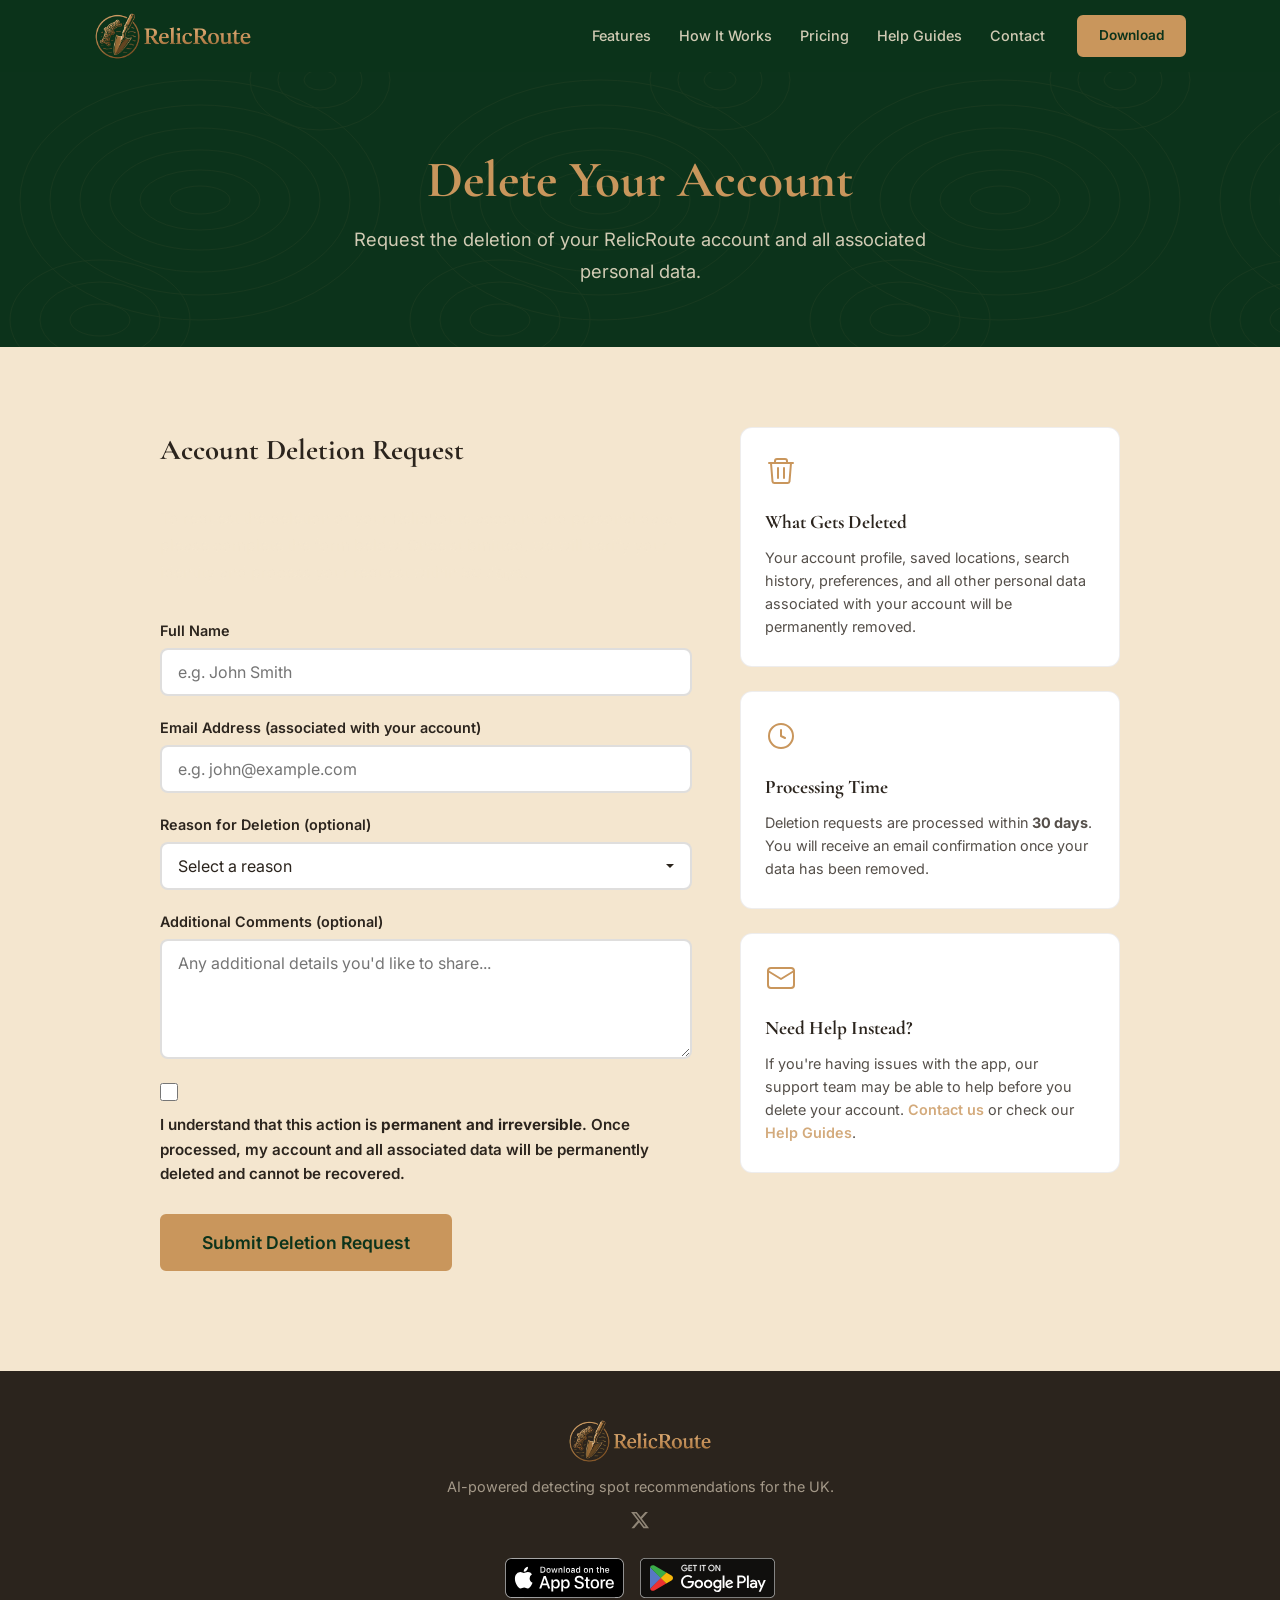
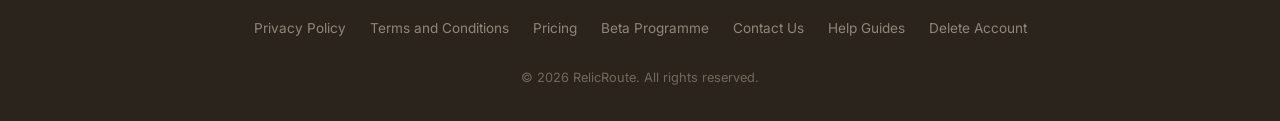
<file: delete-account.html>
<!DOCTYPE html>
<html lang="en-GB">
<head>
  <meta charset="UTF-8">
  <meta name="viewport" content="width=device-width, initial-scale=1.0">
  <meta name="apple-itunes-app" content="app-id=6799253953">
  <meta name="description" content="Request deletion of your RelicRoute account and associated data. Submit your request and we'll process it within 30 days.">
  <meta name="robots" content="index, follow">
  <meta name="author" content="RelicRoute">
  <meta name="google-site-verification" content="62xCfvaOAFISEsQDNZ6DNPzke8ZOVSslEIPbZOKiRK8">
  <title>Delete Account — RelicRoute</title>

  <link rel="canonical" href="https://www.relicroute.co.uk/delete-account.html">

  <!-- Open Graph -->
  <meta property="og:title" content="Delete Account — RelicRoute">
  <meta property="og:description" content="Request deletion of your RelicRoute account and associated data.">
  <meta property="og:type" content="website">
  <meta property="og:url" content="https://www.relicroute.co.uk/delete-account.html">
  <meta property="og:image" content="https://www.relicroute.co.uk/relicroute-logo.png">
  <meta property="og:site_name" content="RelicRoute">
  <meta property="og:locale" content="en_GB">

  <!-- Twitter Card -->
  <meta name="twitter:card" content="summary">
  <meta name="twitter:title" content="Delete Account — RelicRoute">
  <meta name="twitter:description" content="Request deletion of your RelicRoute account and associated data.">
  <meta name="twitter:image" content="https://www.relicroute.co.uk/relicroute-logo.png">

  <link rel="preconnect" href="https://fonts.googleapis.com">
  <link rel="preconnect" href="https://fonts.gstatic.com" crossorigin>
  <link href="https://fonts.googleapis.com/css2?family=Cormorant+Garamond:ital,wght@0,400;0,600;0,700;1,400&family=Inter:wght@400;500;600;700&display=swap" rel="stylesheet">

  <link rel="icon" type="image/png" href="RelicRoute Logo.png">
  <link rel="apple-touch-icon" href="relicroute-logo.png">
  <link rel="stylesheet" href="css/styles.css">
</head>
<body>

  <!-- Navigation -->
  <header class="site-header" id="site-header">
    <nav class="nav-container">
      <a href="index.html" class="nav-logo">
        <img src="relicroute-logo.png" alt="RelicRoute" width="200" height="auto">
      </a>
      <button class="nav-toggle" aria-label="Toggle navigation" aria-expanded="false">
        <span class="hamburger"></span>
      </button>
      <div class="nav-menu">
        <ul class="nav-links">
          <li><a href="index.html#features">Features</a></li>
          <li><a href="index.html#how-it-works">How It Works</a></li>
          <li><a href="pricing.html">Pricing</a></li>
          <li><a href="help.html">Help Guides</a></li>
          <li><a href="contact.html">Contact</a></li>
        </ul>
        <a href="index.html#download" class="btn btn-bronze btn-sm js-smart-download">Download</a>
      </div>
    </nav>
  </header>

  <main>

    <!-- Delete Account Hero -->
    <section class="page-hero">
      <div class="contour-bg" aria-hidden="true"></div>
      <div class="container page-hero-content">
        <h1 class="page-hero-headline">Delete Your Account</h1>
        <p class="page-hero-sub">Request the deletion of your RelicRoute account and all associated personal data.</p>
      </div>
    </section>

    <!-- Delete Account Form -->
    <section class="contact-section">
      <div class="container">
        <div class="contact-grid">

          <!-- Form -->
          <div class="contact-form-wrapper">
            <h2 class="contact-heading">Account Deletion Request</h2>
            <p style="color: var(--parchment); opacity: 0.85; margin-bottom: 2rem; line-height: 1.7;">
              To request the deletion of your RelicRoute account and personal data, please complete the form below.
              Once submitted, we will verify your identity and process your request within <strong>30 days</strong>.
            </p>

            <form class="contact-form" id="delete-account-form" action="https://api.web3forms.com/submit" method="POST" data-success-message="Request submitted. We'll verify your identity and process your deletion within 30 days.">
              <input type="hidden" name="access_key" value="4dd27316-9c21-4cc2-8b67-f17b515f1759">
              <input type="hidden" name="subject" value="Account Deletion Request">
              <input type="checkbox" name="botcheck" style="display:none" aria-hidden="true">

              <div class="form-group">
                <label for="name">Full Name</label>
                <input type="text" id="name" name="name" required placeholder="e.g. John Smith" autocomplete="name">
              </div>

              <div class="form-group">
                <label for="email">Email Address (associated with your account)</label>
                <input type="email" id="email" name="email" required placeholder="e.g. john@example.com" autocomplete="email">
              </div>

              <div class="form-group">
                <label for="reason">Reason for Deletion (optional)</label>
                <select id="reason" name="reason">
                  <option value="" disabled selected>Select a reason</option>
                  <option value="No longer using the app">No longer using the app</option>
                  <option value="Privacy concerns">Privacy concerns</option>
                  <option value="Too many notifications">Too many notifications</option>
                  <option value="Other">Other</option>
                </select>
              </div>

              <div class="form-group">
                <label for="comments">Additional Comments (optional)</label>
                <textarea id="comments" name="comments" rows="4" placeholder="Any additional details you'd like to share..."></textarea>
              </div>

              <div class="form-group" style="display: flex; align-items: flex-start; gap: 0.75rem;">
                <input type="checkbox" id="confirm" name="confirm" required style="margin-top: 0.3rem; accent-color: var(--brand-bronze); width: 18px; height: 18px; flex-shrink: 0;">
                <label for="confirm" style="font-size: 0.95rem; line-height: 1.6; cursor: pointer;">
                  I understand that this action is <strong>permanent and irreversible</strong>. Once processed, my account and all associated data will be permanently deleted and cannot be recovered.
                </label>
              </div>

              <button type="submit" class="btn btn-bronze btn-lg contact-submit">Submit Deletion Request</button>
              <div class="form-status" role="alert" aria-live="polite"></div>
            </form>
          </div>

          <!-- Info Sidebar -->
          <aside class="contact-info">
            <div class="contact-info-card">
              <div class="contact-info-icon">
                <svg width="32" height="32" viewBox="0 0 32 32" fill="none" stroke="#C9965C" stroke-width="2" stroke-linecap="round" stroke-linejoin="round" aria-hidden="true">
                  <path d="M4 7h24M10 7V5a2 2 0 0 1 2-2h8a2 2 0 0 1 2 2v2M26 7l-1.5 18.5a2 2 0 0 1-2 1.5H9.5a2 2 0 0 1-2-1.5L6 7"/>
                  <path d="M13 12v10M19 12v10"/>
                </svg>
              </div>
              <h3>What Gets Deleted</h3>
              <p>Your account profile, saved locations, search history, preferences, and all other personal data associated with your account will be permanently removed.</p>
            </div>

            <div class="contact-info-card">
              <div class="contact-info-icon">
                <svg width="32" height="32" viewBox="0 0 32 32" fill="none" stroke="#C9965C" stroke-width="2" stroke-linecap="round" stroke-linejoin="round" aria-hidden="true">
                  <circle cx="16" cy="16" r="12"/>
                  <path d="M16 10v6l4 2"/>
                </svg>
              </div>
              <h3>Processing Time</h3>
              <p>Deletion requests are processed within <strong>30 days</strong>. You will receive an email confirmation once your data has been removed.</p>
            </div>

            <div class="contact-info-card">
              <div class="contact-info-icon">
                <svg width="32" height="32" viewBox="0 0 32 32" fill="none" stroke="#C9965C" stroke-width="2" stroke-linecap="round" stroke-linejoin="round" aria-hidden="true">
                  <rect x="3" y="6" width="26" height="20" rx="3"/>
                  <path d="M3 9l13 8 13-8"/>
                </svg>
              </div>
              <h3>Need Help Instead?</h3>
              <p>If you're having issues with the app, our support team may be able to help before you delete your account. <a href="contact.html">Contact us</a> or check our <a href="help.html">Help Guides</a>.</p>
            </div>
          </aside>

        </div>
      </div>
    </section>

  </main>

  <!-- Footer -->
  <footer class="site-footer">
    <div class="container footer-inner">
      <div class="footer-brand">
        <img src="relicroute-logo.png" alt="RelicRoute" class="footer-logo" width="160">
        <p class="footer-tagline">AI-powered detecting spot recommendations for the UK.</p>
        <a href="https://x.com/RelicRoute" target="_blank" rel="noopener noreferrer" aria-label="Follow us on X" class="footer-social-link">
          <svg width="20" height="20" viewBox="0 0 24 24" fill="currentColor" aria-hidden="true"><path d="M18.244 2.25h3.308l-7.227 8.26 8.502 11.24H16.17l-5.214-6.817L4.99 21.75H1.68l7.73-8.835L1.254 2.25H8.08l4.713 6.231zm-1.161 17.52h1.833L7.084 4.126H5.117z"/></svg>
        </a>
        <div class="store-badges store-badges--footer">
          <a href="https://apps.apple.com/us/app/relicroute/id6799253953" class="store-badge" data-store="ios" target="_blank" rel="noopener noreferrer">
            <img src="images/app-store-badge.svg" alt="Download on the App Store" width="120" height="40" loading="lazy">
          </a>
          <a href="https://play.google.com/store/apps/details?id=com.relicroute.app&amp;pcampaignid=web_share" class="store-badge" data-store="android" target="_blank" rel="noopener noreferrer">
            <img src="images/google-play-badge.svg" alt="Get it on Google Play" width="135" height="40" loading="lazy">
          </a>
        </div>
      </div>
      <nav class="footer-links" aria-label="Footer navigation">
        <a href="privacy.html">Privacy Policy</a>
        <a href="terms.html">Terms and Conditions</a>
        <a href="pricing.html">Pricing</a>
        <a href="beta.html">Beta Programme</a>
        <a href="contact.html">Contact Us</a>
        <a href="help.html">Help Guides</a>
        <a href="delete-account.html">Delete Account</a>
      </nav>
      <p class="footer-copy">&copy; 2026 RelicRoute. All rights reserved.</p>
    </div>
  </footer>

  <script src="js/main.js"></script>
</body>
</html>
</file>
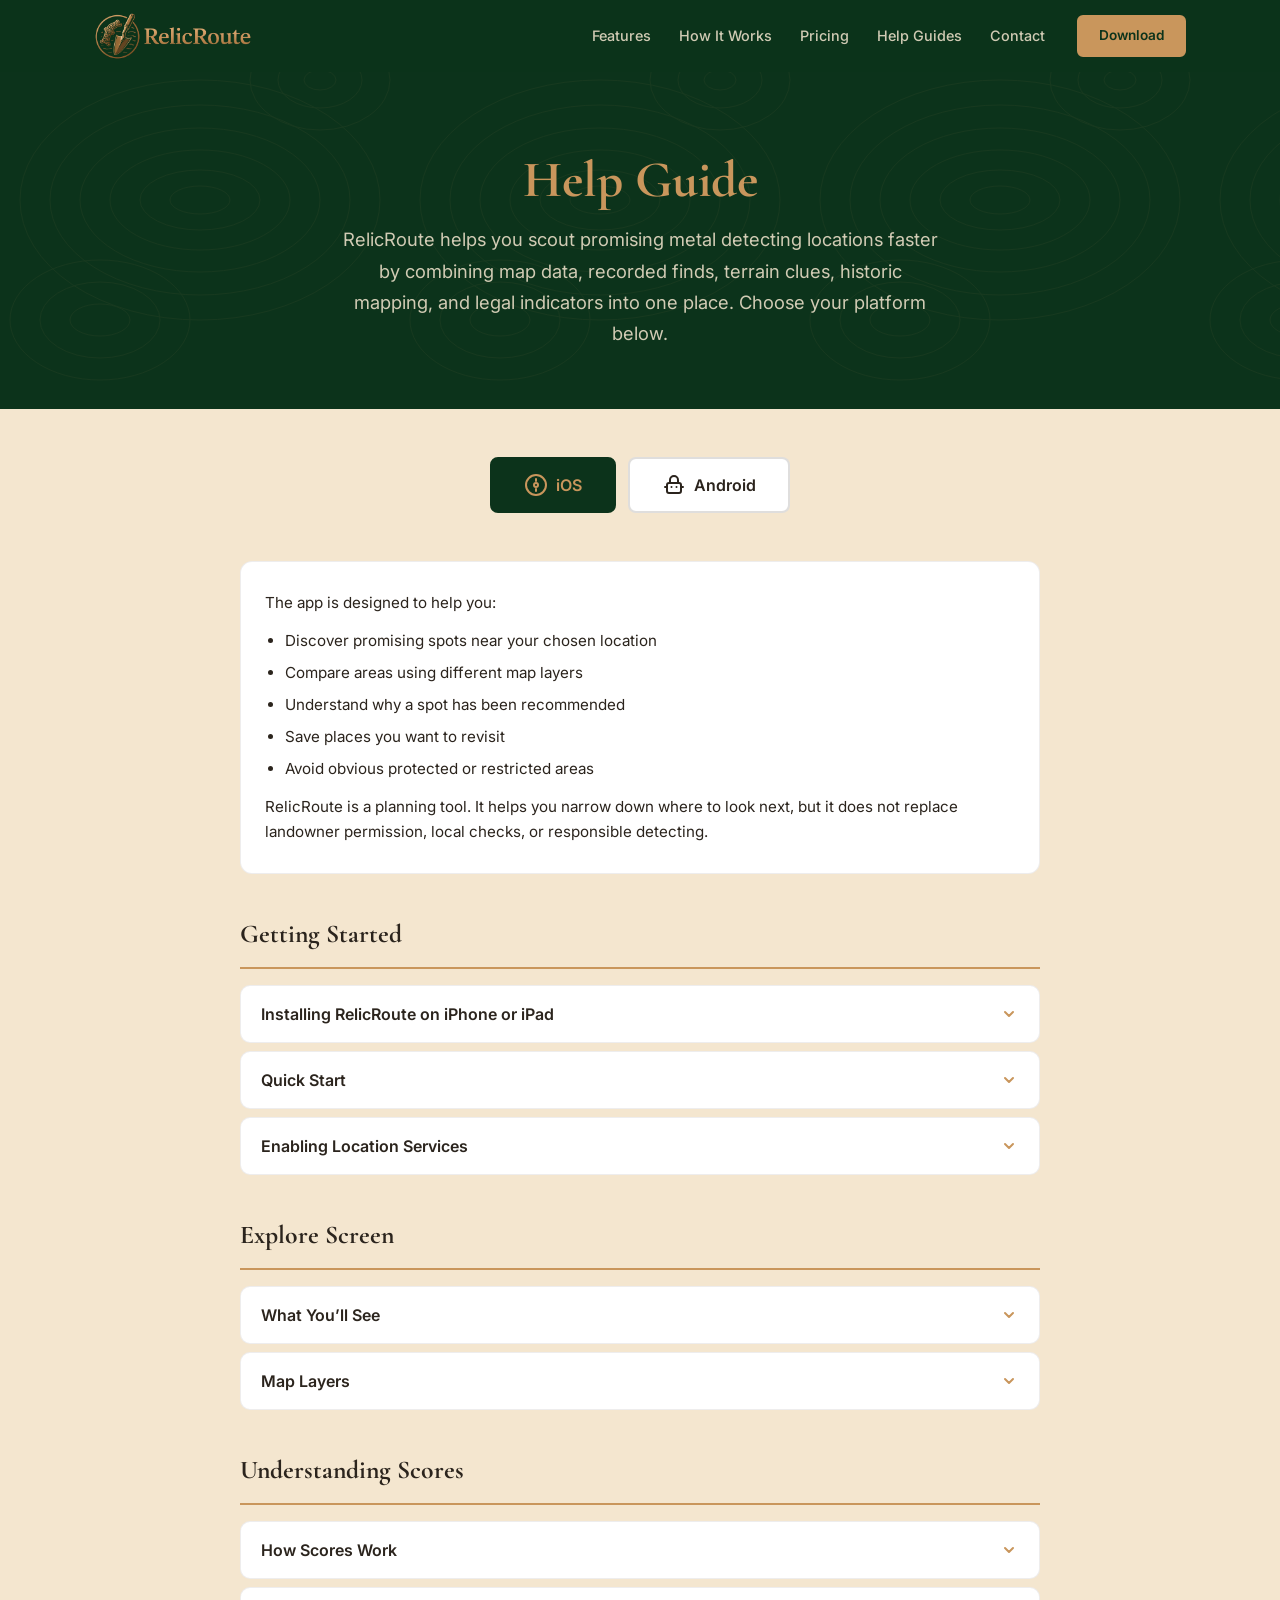
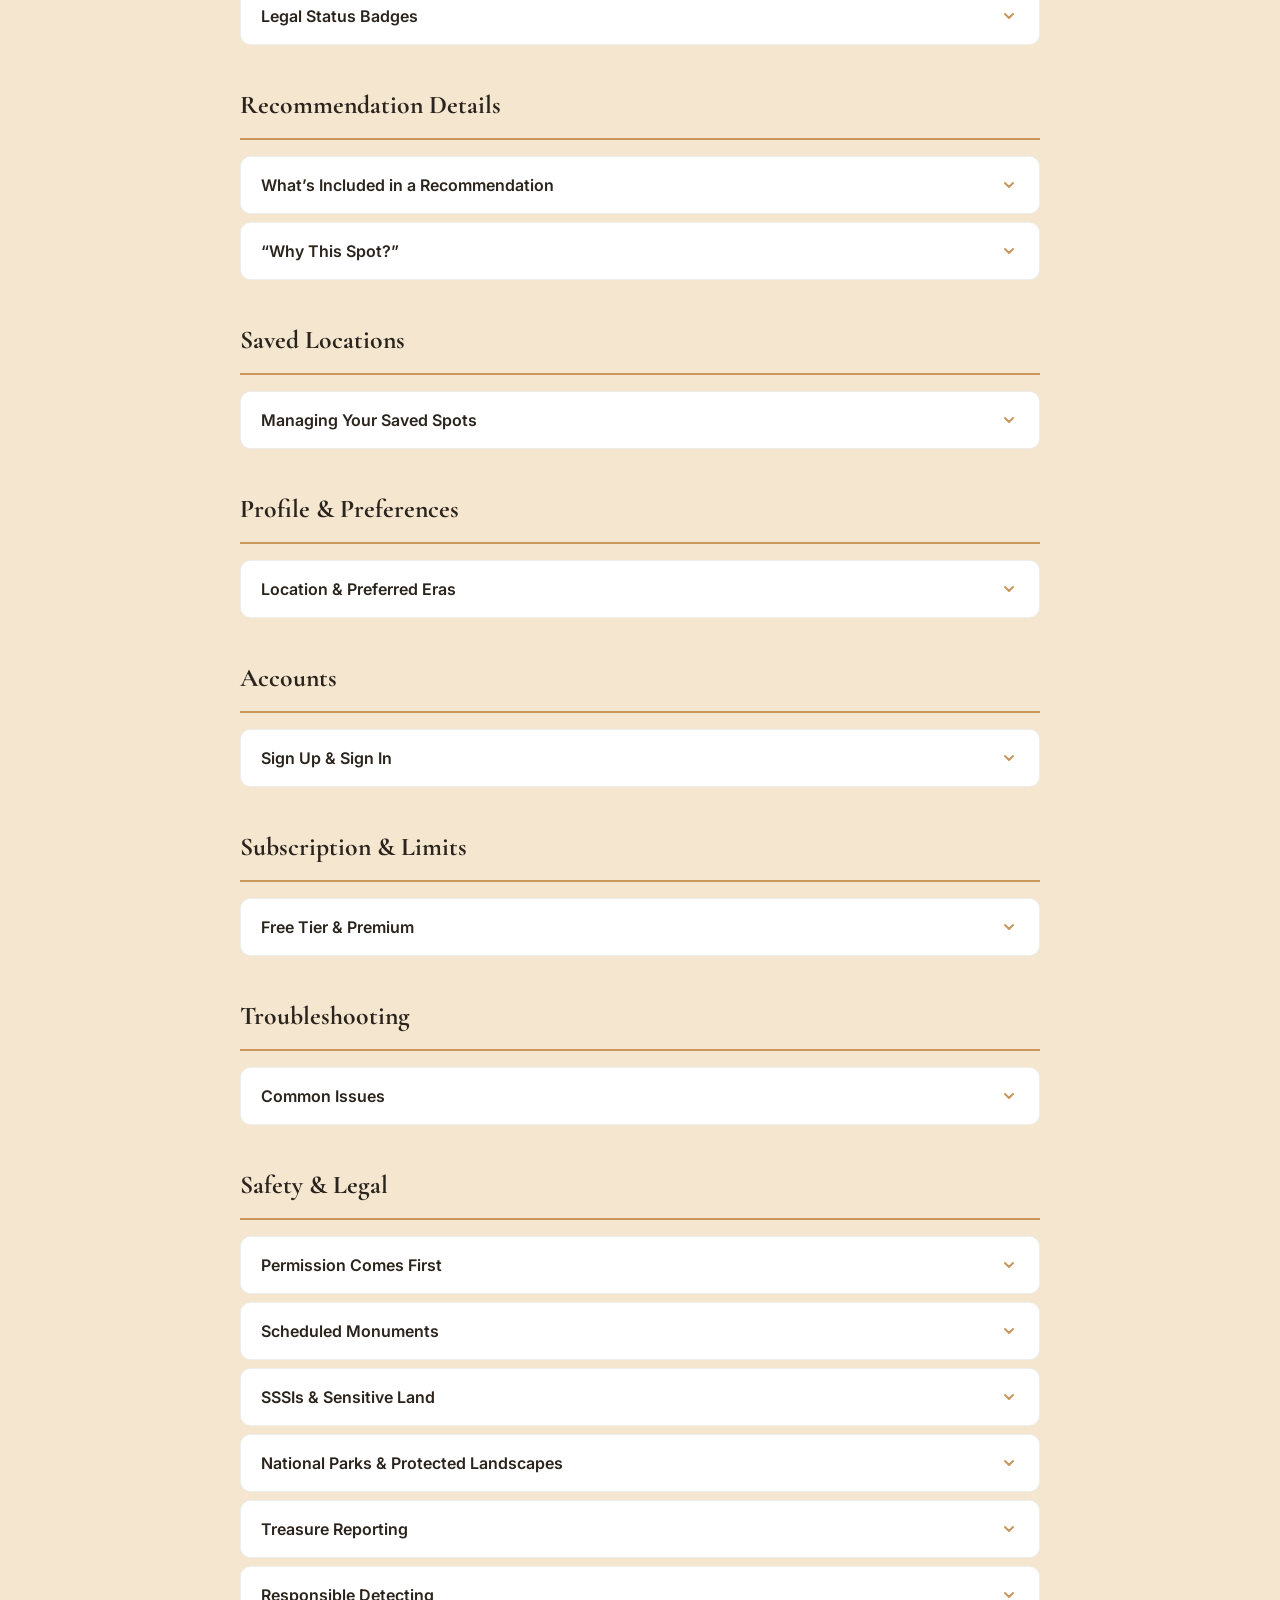
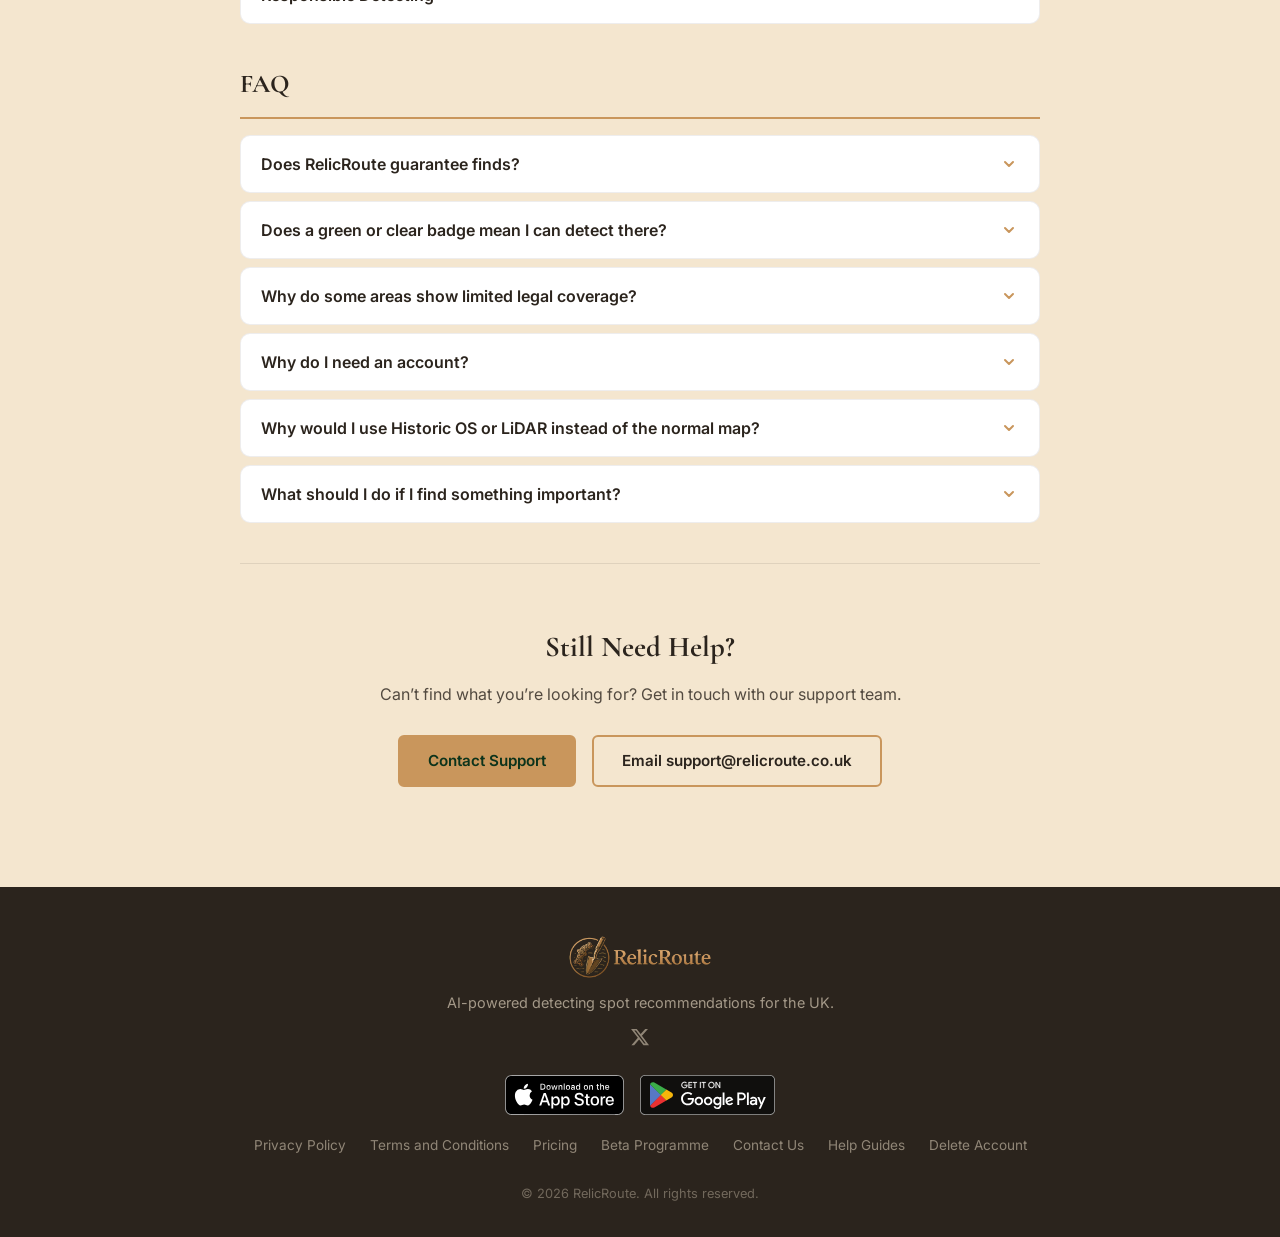
<file: help.html>
<!DOCTYPE html>
<html lang="en-GB">
<head>
  <meta charset="UTF-8">
  <meta name="viewport" content="width=device-width, initial-scale=1.0">
  <meta name="apple-itunes-app" content="app-id=6799253953">
  <meta name="description" content="RelicRoute Help Guide — Learn how to use RelicRoute on iOS and Android to find promising metal detecting locations.">
  <meta name="robots" content="index, follow">
  <meta name="author" content="RelicRoute">
  <meta name="google-site-verification" content="62xCfvaOAFISEsQDNZ6DNPzke8ZOVSslEIPbZOKiRK8">
  <title>Help Guide — RelicRoute</title>

  <link rel="canonical" href="https://www.relicroute.co.uk/help.html">

  <!-- Open Graph -->
  <meta property="og:title" content="RelicRoute Help Guide">
  <meta property="og:description" content="Learn how to use RelicRoute on iOS and Android to find promising metal detecting locations.">
  <meta property="og:type" content="article">
  <meta property="og:url" content="https://www.relicroute.co.uk/help.html">
  <meta property="og:image" content="https://www.relicroute.co.uk/relicroute-logo.png">
  <meta property="og:site_name" content="RelicRoute">
  <meta property="og:locale" content="en_GB">

  <!-- Twitter Card -->
  <meta name="twitter:card" content="summary">
  <meta name="twitter:title" content="RelicRoute Help Guide">
  <meta name="twitter:description" content="Learn how to use RelicRoute on iOS and Android to find promising metal detecting locations.">
  <meta name="twitter:image" content="https://www.relicroute.co.uk/relicroute-logo.png">

  <link rel="preconnect" href="https://fonts.googleapis.com">
  <link rel="preconnect" href="https://fonts.gstatic.com" crossorigin>
  <link href="https://fonts.googleapis.com/css2?family=Cormorant+Garamond:ital,wght@0,400;0,600;0,700;1,400&family=Inter:wght@400;500;600;700&display=swap" rel="stylesheet">

  <link rel="icon" type="image/png" href="RelicRoute Logo.png">
  <link rel="apple-touch-icon" href="relicroute-logo.png">
  <link rel="stylesheet" href="css/styles.css">
</head>
<body>

  <!-- Navigation -->
  <header class="site-header" id="site-header">
    <nav class="nav-container">
      <a href="index.html" class="nav-logo">
        <img src="relicroute-logo.png" alt="RelicRoute" width="200" height="auto">
      </a>
      <button class="nav-toggle" aria-label="Toggle navigation" aria-expanded="false">
        <span class="hamburger"></span>
      </button>
      <div class="nav-menu">
        <ul class="nav-links">
          <li><a href="index.html#features">Features</a></li>
          <li><a href="index.html#how-it-works">How It Works</a></li>
          <li><a href="pricing.html">Pricing</a></li>
          <li><a href="help.html">Help Guides</a></li>
          <li><a href="contact.html">Contact</a></li>
        </ul>
        <a href="index.html#download" class="btn btn-bronze btn-sm js-smart-download">Download</a>
      </div>
    </nav>
  </header>

  <main>

    <!-- Help Hero -->
    <section class="page-hero">
      <div class="contour-bg" aria-hidden="true"></div>
      <div class="container page-hero-content">
        <h1 class="page-hero-headline">Help Guide</h1>
        <p class="page-hero-sub">RelicRoute helps you scout promising metal detecting locations faster by combining map data, recorded finds, terrain clues, historic mapping, and legal indicators into one place. Choose your platform below.</p>
      </div>
    </section>

    <!-- Platform Tabs -->
    <section class="help-section">
      <div class="container">

        <div class="platform-tabs" role="tablist" aria-label="Select platform">
          <button class="platform-tab active" role="tab" aria-selected="true" aria-controls="ios-content" id="ios-tab" data-platform="ios">
            <svg width="24" height="24" viewBox="0 0 24 24" fill="none" stroke="currentColor" stroke-width="2" stroke-linecap="round" stroke-linejoin="round" aria-hidden="true">
              <path d="M12 2C6.48 2 2 6.48 2 12s4.48 10 10 10 10-4.48 10-10S17.52 2 12 2z"/>
              <path d="M12 6v2M12 16v2M12 10a2 2 0 1 1 0 4 2 2 0 0 1 0-4z"/>
            </svg>
            iOS
          </button>
          <button class="platform-tab" role="tab" aria-selected="false" aria-controls="android-content" id="android-tab" data-platform="android">
            <svg width="24" height="24" viewBox="0 0 24 24" fill="none" stroke="currentColor" stroke-width="2" stroke-linecap="round" stroke-linejoin="round" aria-hidden="true">
              <rect x="5" y="10" width="14" height="10" rx="2"/>
              <path d="M8 10V7a4 4 0 0 1 8 0v3"/>
              <path d="M3 14h2M19 14h2"/>
              <circle cx="9.5" cy="14" r="1" fill="currentColor" stroke="none"/>
              <circle cx="14.5" cy="14" r="1" fill="currentColor" stroke="none"/>
            </svg>
            Android
          </button>
        </div>

        <!-- iOS Content -->
        <div class="platform-content active" id="ios-content" role="tabpanel" aria-labelledby="ios-tab">

          <!-- Welcome -->
          <div class="help-intro">
            <p>The app is designed to help you:</p>
            <ul>
              <li>Discover promising spots near your chosen location</li>
              <li>Compare areas using different map layers</li>
              <li>Understand why a spot has been recommended</li>
              <li>Save places you want to revisit</li>
              <li>Avoid obvious protected or restricted areas</li>
            </ul>
            <p>RelicRoute is a planning tool. It helps you narrow down where to look next, but it does not replace landowner permission, local checks, or responsible detecting.</p>
          </div>

          <!-- Getting Started -->
          <div class="help-category">
            <h2 class="help-category-title">Getting Started</h2>

            <article class="help-article">
              <button class="help-article-toggle" aria-expanded="false">
                <h3>Installing RelicRoute on iPhone or iPad</h3>
                <svg class="help-chevron" width="20" height="20" viewBox="0 0 20 20" fill="none" stroke="currentColor" stroke-width="2" stroke-linecap="round" stroke-linejoin="round" aria-hidden="true"><path d="M6 8l4 4 4-4"/></svg>
              </button>
              <div class="help-article-body">
                <ol>
                  <li>Open the <strong>App Store</strong> on your iPhone or iPad.</li>
                  <li>Tap the <strong>Search</strong> tab and type <strong>&ldquo;RelicRoute&rdquo;</strong>.</li>
                  <li>Tap <strong>Get</strong> next to the RelicRoute app (look for our green and bronze logo).</li>
                  <li>Authenticate with Face ID, Touch ID, or your Apple ID password if prompted.</li>
                  <li>Once installed, tap <strong>Open</strong> to launch the app.</li>
                </ol>
                <p><strong>Requirements:</strong> iOS 16.0 or later. Compatible with iPhone and iPad.</p>
              </div>
            </article>

            <article class="help-article">
              <button class="help-article-toggle" aria-expanded="false">
                <h3>Quick Start</h3>
                <svg class="help-chevron" width="20" height="20" viewBox="0 0 20 20" fill="none" stroke="currentColor" stroke-width="2" stroke-linecap="round" stroke-linejoin="round" aria-hidden="true"><path d="M6 8l4 4 4-4"/></svg>
              </button>
              <div class="help-article-body">
                <ol>
                  <li><strong>Set your location</strong> &mdash; When you first open RelicRoute, choose how you want to search:
                    <ul>
                      <li><strong>Enter a postcode:</strong> Type in a UK postcode and tap Search.</li>
                      <li><strong>Use GPS:</strong> Tap &ldquo;Use my GPS location&rdquo; to search around your current position.</li>
                    </ul>
                  </li>
                  <li><strong>Review the map</strong> &mdash; On the Explore screen, RelicRoute searches within roughly 5&nbsp;km of your selected location and places markers on the map for recommended spots.</li>
                  <li><strong>Open a spot</strong> &mdash; Tap a marker to see a quick preview, then tap &ldquo;View details&rdquo; to open the full recommendation.</li>
                  <li><strong>Save the best ones</strong> &mdash; If you are signed in, tap the star on a recommendation to save it for later.</li>
                </ol>
              </div>
            </article>

            <article class="help-article">
              <button class="help-article-toggle" aria-expanded="false">
                <h3>Enabling Location Services</h3>
                <svg class="help-chevron" width="20" height="20" viewBox="0 0 20 20" fill="none" stroke="currentColor" stroke-width="2" stroke-linecap="round" stroke-linejoin="round" aria-hidden="true"><path d="M6 8l4 4 4-4"/></svg>
              </button>
              <div class="help-article-body">
                <p>RelicRoute needs location access to show nearby detecting spots and provide accurate recommendations.</p>
                <ol>
                  <li>When prompted, tap <strong>&ldquo;Allow While Using App&rdquo;</strong> for location access.</li>
                  <li>If you previously denied access, go to <strong>Settings &gt; Privacy &amp; Security &gt; Location Services &gt; RelicRoute</strong> and select <strong>&ldquo;While Using the App&rdquo;</strong>.</li>
                </ol>
                <p><strong>Tip:</strong> &ldquo;While Using the App&rdquo; is recommended for the best balance of functionality and battery life.</p>
              </div>
            </article>
          </div>

          <!-- Explore Screen -->
          <div class="help-category">
            <h2 class="help-category-title">Explore Screen</h2>

            <article class="help-article">
              <button class="help-article-toggle" aria-expanded="false">
                <h3>What You&rsquo;ll See</h3>
                <svg class="help-chevron" width="20" height="20" viewBox="0 0 20 20" fill="none" stroke="currentColor" stroke-width="2" stroke-linecap="round" stroke-linejoin="round" aria-hidden="true"><path d="M6 8l4 4 4-4"/></svg>
              </button>
              <div class="help-article-body">
                <ul>
                  <li><strong>Map and markers:</strong> Each marker represents a recommended location. The number on the marker is the location score.</li>
                  <li><strong>Your search area:</strong> A circle around your location shows the area currently being searched.</li>
                  <li><strong>Location badge:</strong> Your current search location appears at the top. Tap it to change location.</li>
                  <li><strong>Centre button:</strong> Use the location button to jump back to your selected search area.</li>
                  <li><strong>Results sheet:</strong> The panel at the bottom shows how many spots were found and lists them in order.</li>
                </ul>
              </div>
            </article>

            <article class="help-article">
              <button class="help-article-toggle" aria-expanded="false">
                <h3>Map Layers</h3>
                <svg class="help-chevron" width="20" height="20" viewBox="0 0 20 20" fill="none" stroke="currentColor" stroke-width="2" stroke-linecap="round" stroke-linejoin="round" aria-hidden="true"><path d="M6 8l4 4 4-4"/></svg>
              </button>
              <div class="help-article-body">
                <p>RelicRoute currently supports four map views:</p>
                <ul>
                  <li><strong>Map:</strong> A standard map view for roads, fields, and nearby features.</li>
                  <li><strong>Satellite:</strong> Satellite imagery to help judge terrain, access, and land use.</li>
                  <li><strong>Historic OS:</strong> Historic Ordnance Survey mapping to help reveal former buildings, routes, and features.</li>
                  <li><strong>LiDAR:</strong> A terrain-focused layer that can reveal earthworks, subtle shapes, and landscape anomalies.</li>
                </ul>
              </div>
            </article>
          </div>

          <!-- Understanding Scores -->
          <div class="help-category">
            <h2 class="help-category-title">Understanding Scores</h2>

            <article class="help-article">
              <button class="help-article-toggle" aria-expanded="false">
                <h3>How Scores Work</h3>
                <svg class="help-chevron" width="20" height="20" viewBox="0 0 20 20" fill="none" stroke="currentColor" stroke-width="2" stroke-linecap="round" stroke-linejoin="round" aria-hidden="true"><path d="M6 8l4 4 4-4"/></svg>
              </button>
              <div class="help-article-body">
                <p>Each recommendation has a score to help you compare locations quickly. In general:</p>
                <ul>
                  <li><strong>Higher scores</strong> suggest stronger combined evidence from the app&rsquo;s data sources.</li>
                  <li><strong>Mid-range scores</strong> may still be worth checking, especially if they fit your interests or local knowledge.</li>
                  <li><strong>Lower scores</strong> can still be usable, but the evidence is weaker or less complete.</li>
                </ul>
                <p>A score is only a guide. It does not guarantee finds.</p>
              </div>
            </article>

            <article class="help-article">
              <button class="help-article-toggle" aria-expanded="false">
                <h3>Legal Status Badges</h3>
                <svg class="help-chevron" width="20" height="20" viewBox="0 0 20 20" fill="none" stroke="currentColor" stroke-width="2" stroke-linecap="round" stroke-linejoin="round" aria-hidden="true"><path d="M6 8l4 4 4-4"/></svg>
              </button>
              <div class="help-article-body">
                <p>Each spot also includes a legal status badge:</p>
                <ul>
                  <li><strong>Clear:</strong> No known legal restrictions were detected in the app&rsquo;s current coverage for that spot.</li>
                  <li><strong>Caution:</strong> The location may be near a protected area or may need extra checking before you detect.</li>
                  <li><strong>Restricted:</strong> The app has identified a likely restriction. This spot should be treated as off-limits unless you have the correct official consent.</li>
                  <li><strong>Coming Soon:</strong> Legal coverage for that area is not yet complete. Always make your own checks before detecting.</li>
                </ul>
              </div>
            </article>
          </div>

          <!-- Recommendation Details -->
          <div class="help-category">
            <h2 class="help-category-title">Recommendation Details</h2>

            <article class="help-article">
              <button class="help-article-toggle" aria-expanded="false">
                <h3>What&rsquo;s Included in a Recommendation</h3>
                <svg class="help-chevron" width="20" height="20" viewBox="0 0 20 20" fill="none" stroke="currentColor" stroke-width="2" stroke-linecap="round" stroke-linejoin="round" aria-hidden="true"><path d="M6 8l4 4 4-4"/></svg>
              </button>
              <div class="help-article-body">
                <p>Open any recommendation to see the full breakdown:</p>
                <ul>
                  <li><strong>Score and summary:</strong> A quick explanation of why the spot was recommended.</li>
                  <li><strong>Distance and direction:</strong> Shows how far the location is from your selected search point.</li>
                  <li><strong>LiDAR hillshade image:</strong> Where available, this gives you a close-up view of the terrain clue that contributed to the recommendation.</li>
                  <li><strong>Interactive map:</strong> Switch between Map, Satellite, Historic OS, and LiDAR to inspect the area from different angles.</li>
                  <li><strong>Scoring breakdown:</strong> RelicRoute currently breaks the score into PAS Finds, LiDAR, Historic Maps, Soil, and Accessibility. Each factor includes a score and a short explanation.</li>
                  <li><strong>Nearby Finds:</strong> Where available, you&rsquo;ll see nearby Portable Antiquities Scheme finds, including thumbnails and links to the original records.</li>
                  <li><strong>Legal detail:</strong> If a nearby restriction has been identified, the app may show the type of restriction plus distance and direction.</li>
                  <li><strong>Grid reference:</strong> Each recommendation includes its grid reference for easy reference.</li>
                </ul>
              </div>
            </article>

            <article class="help-article">
              <button class="help-article-toggle" aria-expanded="false">
                <h3>&ldquo;Why This Spot?&rdquo;</h3>
                <svg class="help-chevron" width="20" height="20" viewBox="0 0 20 20" fill="none" stroke="currentColor" stroke-width="2" stroke-linecap="round" stroke-linejoin="round" aria-hidden="true"><path d="M6 8l4 4 4-4"/></svg>
              </button>
              <div class="help-article-body">
                <p>Signed-in users can request an AI-generated explanation for a recommendation. This gives a plain-English summary of why the location may be worth checking based on the data behind it.</p>
              </div>
            </article>
          </div>

          <!-- Saved Locations -->
          <div class="help-category">
            <h2 class="help-category-title">Saved Locations</h2>

            <article class="help-article">
              <button class="help-article-toggle" aria-expanded="false">
                <h3>Managing Your Saved Spots</h3>
                <svg class="help-chevron" width="20" height="20" viewBox="0 0 20 20" fill="none" stroke="currentColor" stroke-width="2" stroke-linecap="round" stroke-linejoin="round" aria-hidden="true"><path d="M6 8l4 4 4-4"/></svg>
              </button>
              <div class="help-article-body">
                <p>The Saved tab is your shortlist.</p>
                <ul>
                  <li><strong>Save a location:</strong> Tap the star on a recommendation detail page.</li>
                  <li><strong>Open a saved location:</strong> Saved spots keep their score, summary, legal status, map, and supporting detail.</li>
                  <li><strong>Remove a saved location:</strong> You can remove saved items from the list or from the saved detail page.</li>
                </ul>
                <p>If you are not signed in, you&rsquo;ll be prompted to sign in before you can save or view saved locations.</p>
              </div>
            </article>
          </div>

          <!-- Profile and Preferences -->
          <div class="help-category">
            <h2 class="help-category-title">Profile &amp; Preferences</h2>

            <article class="help-article">
              <button class="help-article-toggle" aria-expanded="false">
                <h3>Location &amp; Preferred Eras</h3>
                <svg class="help-chevron" width="20" height="20" viewBox="0 0 20 20" fill="none" stroke="currentColor" stroke-width="2" stroke-linecap="round" stroke-linejoin="round" aria-hidden="true"><path d="M6 8l4 4 4-4"/></svg>
              </button>
              <div class="help-article-body">
                <p>The Profile tab lets you manage your account and search preferences.</p>
                <p><strong>Location:</strong> Your current search location is shown here. Tap &ldquo;Change location&rdquo; to update it.</p>
                <p><strong>Preferred Eras:</strong> You can filter results by historical era. The current build supports:</p>
                <ul>
                  <li>Prehistoric</li>
                  <li>Roman</li>
                  <li>Early Medieval</li>
                  <li>Medieval</li>
                  <li>Post Medieval</li>
                  <li>Modern</li>
                </ul>
                <p>If no eras are selected, RelicRoute treats that as searching across all eras.</p>
                <p><strong>Avoid Protected Areas:</strong> Turn this on to filter out locations associated with protected areas such as scheduled monuments and SSSIs.</p>
              </div>
            </article>
          </div>

          <!-- Accounts -->
          <div class="help-category">
            <h2 class="help-category-title">Accounts</h2>

            <article class="help-article">
              <button class="help-article-toggle" aria-expanded="false">
                <h3>Sign Up &amp; Sign In</h3>
                <svg class="help-chevron" width="20" height="20" viewBox="0 0 20 20" fill="none" stroke="currentColor" stroke-width="2" stroke-linecap="round" stroke-linejoin="round" aria-hidden="true"><path d="M6 8l4 4 4-4"/></svg>
              </button>
              <div class="help-article-body">
                <p><strong>Sign up:</strong> Create an account using your email address and password, or use <strong>Sign in with Apple</strong>. You&rsquo;ll verify your account using the code sent to your email.</p>
                <p><strong>Sign in</strong> to:</p>
                <ul>
                  <li>Save locations</li>
                  <li>Access AI explanations</li>
                  <li>Sync your account activity more reliably across sessions</li>
                </ul>
                <p><strong>Forgot password:</strong> Use &ldquo;Forgot password&rdquo; on the sign-in screen to request a reset code by email.</p>
              </div>
            </article>
          </div>

          <!-- Subscription -->
          <div class="help-category">
            <h2 class="help-category-title">Subscription &amp; Limits</h2>

            <article class="help-article">
              <button class="help-article-toggle" aria-expanded="false">
                <h3>Free Tier &amp; Premium</h3>
                <svg class="help-chevron" width="20" height="20" viewBox="0 0 20 20" fill="none" stroke="currentColor" stroke-width="2" stroke-linecap="round" stroke-linejoin="round" aria-hidden="true"><path d="M6 8l4 4 4-4"/></svg>
              </button>
              <div class="help-article-body">
                <p>RelicRoute includes a free tier. In the current build, the free tier shows <strong>3 recommendations per day</strong>. When you hit the daily limit, the app shows the upgrade screen.</p>
                <p><strong>Premium</strong> includes:</p>
                <ul>
                  <li>Unlimited recommendations per day</li>
                  <li>AI-powered explanations for every spot</li>
                  <li>Advanced preferences and filters</li>
                  <li>Priority support</li>
                </ul>
                <p>Your subscription is managed through your Apple ID. To cancel or change, go to <strong>Settings &gt; [Your Name] &gt; Subscriptions</strong>.</p>
                <p>If a previous purchase is not showing, use <strong>&ldquo;Restore previous purchase&rdquo;</strong> from the upgrade screen.</p>
              </div>
            </article>
          </div>

          <!-- Troubleshooting -->
          <div class="help-category">
            <h2 class="help-category-title">Troubleshooting</h2>

            <article class="help-article">
              <button class="help-article-toggle" aria-expanded="false">
                <h3>Common Issues</h3>
                <svg class="help-chevron" width="20" height="20" viewBox="0 0 20 20" fill="none" stroke="currentColor" stroke-width="2" stroke-linecap="round" stroke-linejoin="round" aria-hidden="true"><path d="M6 8l4 4 4-4"/></svg>
              </button>
              <div class="help-article-body">
                <p><strong>&ldquo;Could not find that postcode&rdquo;</strong><br>Check the spelling and spacing, then try again. Use a full postcode where possible.</p>
                <p><strong>GPS is not working</strong><br>Make sure location permission is enabled for the app in <strong>Settings &gt; Privacy &amp; Security &gt; Location Services &gt; RelicRoute</strong>. If GPS still fails, use postcode search instead.</p>
                <p><strong>&ldquo;Session expired&rdquo;</strong><br>Sign in again. This usually means your session token needs refreshing.</p>
                <p><strong>No spots found</strong><br>Try one of these:</p>
                <ul>
                  <li>Move your search location slightly</li>
                  <li>Search a nearby postcode</li>
                  <li>Turn off restrictive filters</li>
                  <li>Check back later as coverage grows</li>
                </ul>
                <p><strong>Saved locations are empty</strong><br>You need to be signed in to save and view saved locations.</p>
                <p><strong>Images or map layers do not load</strong><br>This is usually a temporary network or coverage issue. Try again on a stronger connection.</p>
              </div>
            </article>
          </div>

          <!-- Safety and Legal -->
          <div class="help-category">
            <h2 class="help-category-title">Safety &amp; Legal</h2>

            <article class="help-article">
              <button class="help-article-toggle" aria-expanded="false">
                <h3>Permission Comes First</h3>
                <svg class="help-chevron" width="20" height="20" viewBox="0 0 20 20" fill="none" stroke="currentColor" stroke-width="2" stroke-linecap="round" stroke-linejoin="round" aria-hidden="true"><path d="M6 8l4 4 4-4"/></svg>
              </button>
              <div class="help-article-body">
                <p>RelicRoute does not grant permission to detect anywhere. You must get permission from the landowner or land manager before using a metal detector. Public access does not automatically mean metal detecting is allowed.</p>
              </div>
            </article>

            <article class="help-article">
              <button class="help-article-toggle" aria-expanded="false">
                <h3>Scheduled Monuments</h3>
                <svg class="help-chevron" width="20" height="20" viewBox="0 0 20 20" fill="none" stroke="currentColor" stroke-width="2" stroke-linecap="round" stroke-linejoin="round" aria-hidden="true"><path d="M6 8l4 4 4-4"/></svg>
              </button>
              <div class="help-article-body">
                <p>Scheduled monuments are legally protected. In both England and Wales, metal detecting on a scheduled monument requires official consent, and unauthorised detecting on these sites can be a criminal offence.</p>
              </div>
            </article>

            <article class="help-article">
              <button class="help-article-toggle" aria-expanded="false">
                <h3>SSSIs &amp; Sensitive Land</h3>
                <svg class="help-chevron" width="20" height="20" viewBox="0 0 20 20" fill="none" stroke="currentColor" stroke-width="2" stroke-linecap="round" stroke-linejoin="round" aria-hidden="true"><path d="M6 8l4 4 4-4"/></svg>
              </button>
              <div class="help-article-body">
                <p>Some protected sites, including Sites of Special Scientific Interest, may require consent for activities that could damage them. If a location is near a sensitive site, always check the local restrictions before detecting.</p>
              </div>
            </article>

            <article class="help-article">
              <button class="help-article-toggle" aria-expanded="false">
                <h3>National Parks &amp; Protected Landscapes</h3>
                <svg class="help-chevron" width="20" height="20" viewBox="0 0 20 20" fill="none" stroke="currentColor" stroke-width="2" stroke-linecap="round" stroke-linejoin="round" aria-hidden="true"><path d="M6 8l4 4 4-4"/></svg>
              </button>
              <div class="help-article-body">
                <p>Being inside a national park or protected landscape does not remove the need for permission. Some authorities or land managers may refuse metal detecting on land they own or manage.</p>
              </div>
            </article>

            <article class="help-article">
              <button class="help-article-toggle" aria-expanded="false">
                <h3>Treasure Reporting</h3>
                <svg class="help-chevron" width="20" height="20" viewBox="0 0 20 20" fill="none" stroke="currentColor" stroke-width="2" stroke-linecap="round" stroke-linejoin="round" aria-hidden="true"><path d="M6 8l4 4 4-4"/></svg>
              </button>
              <div class="help-article-body">
                <p>If you think you may have found treasure, act quickly. Current GOV.UK guidance says treasure must be reported within 14 days, and the public-facing reporting route is through your local Finds Liaison Officer.</p>
              </div>
            </article>

            <article class="help-article">
              <button class="help-article-toggle" aria-expanded="false">
                <h3>Responsible Detecting</h3>
                <svg class="help-chevron" width="20" height="20" viewBox="0 0 20 20" fill="none" stroke="currentColor" stroke-width="2" stroke-linecap="round" stroke-linejoin="round" aria-hidden="true"><path d="M6 8l4 4 4-4"/></svg>
              </button>
              <div class="help-article-body">
                <p>RelicRoute encourages all users to follow the Code of Practice for Responsible Metal Detecting in England and Wales and to record significant finds with the Portable Antiquities Scheme.</p>
              </div>
            </article>
          </div>

          <!-- FAQ -->
          <div class="help-category">
            <h2 class="help-category-title">FAQ</h2>

            <article class="help-article">
              <button class="help-article-toggle" aria-expanded="false">
                <h3>Does RelicRoute guarantee finds?</h3>
                <svg class="help-chevron" width="20" height="20" viewBox="0 0 20 20" fill="none" stroke="currentColor" stroke-width="2" stroke-linecap="round" stroke-linejoin="round" aria-hidden="true"><path d="M6 8l4 4 4-4"/></svg>
              </button>
              <div class="help-article-body">
                <p>No. RelicRoute highlights promising locations based on available data, but no app can guarantee what is in the ground.</p>
              </div>
            </article>

            <article class="help-article">
              <button class="help-article-toggle" aria-expanded="false">
                <h3>Does a green or clear badge mean I can detect there?</h3>
                <svg class="help-chevron" width="20" height="20" viewBox="0 0 20 20" fill="none" stroke="currentColor" stroke-width="2" stroke-linecap="round" stroke-linejoin="round" aria-hidden="true"><path d="M6 8l4 4 4-4"/></svg>
              </button>
              <div class="help-article-body">
                <p>No. It only means the app has not identified a restriction in its current coverage. You still need permission and your own checks.</p>
              </div>
            </article>

            <article class="help-article">
              <button class="help-article-toggle" aria-expanded="false">
                <h3>Why do some areas show limited legal coverage?</h3>
                <svg class="help-chevron" width="20" height="20" viewBox="0 0 20 20" fill="none" stroke="currentColor" stroke-width="2" stroke-linecap="round" stroke-linejoin="round" aria-hidden="true"><path d="M6 8l4 4 4-4"/></svg>
              </button>
              <div class="help-article-body">
                <p>Coverage varies by dataset and region. Where legal coverage is incomplete, the app shows cautionary wording instead of making assumptions.</p>
              </div>
            </article>

            <article class="help-article">
              <button class="help-article-toggle" aria-expanded="false">
                <h3>Why do I need an account?</h3>
                <svg class="help-chevron" width="20" height="20" viewBox="0 0 20 20" fill="none" stroke="currentColor" stroke-width="2" stroke-linecap="round" stroke-linejoin="round" aria-hidden="true"><path d="M6 8l4 4 4-4"/></svg>
              </button>
              <div class="help-article-body">
                <p>An account is needed for features like saved locations and AI explanations.</p>
              </div>
            </article>

            <article class="help-article">
              <button class="help-article-toggle" aria-expanded="false">
                <h3>Why would I use Historic OS or LiDAR instead of the normal map?</h3>
                <svg class="help-chevron" width="20" height="20" viewBox="0 0 20 20" fill="none" stroke="currentColor" stroke-width="2" stroke-linecap="round" stroke-linejoin="round" aria-hidden="true"><path d="M6 8l4 4 4-4"/></svg>
              </button>
              <div class="help-article-body">
                <p>Historic OS helps reveal former human activity. LiDAR helps reveal subtle terrain shapes and earthworks that may not be obvious on modern maps or satellite imagery.</p>
              </div>
            </article>

            <article class="help-article">
              <button class="help-article-toggle" aria-expanded="false">
                <h3>What should I do if I find something important?</h3>
                <svg class="help-chevron" width="20" height="20" viewBox="0 0 20 20" fill="none" stroke="currentColor" stroke-width="2" stroke-linecap="round" stroke-linejoin="round" aria-hidden="true"><path d="M6 8l4 4 4-4"/></svg>
              </button>
              <div class="help-article-body">
                <p>Stop, record the location carefully, handle the item responsibly, and follow the proper reporting route where required.</p>
              </div>
            </article>
          </div>

        </div>

        <!-- Android Content -->
        <div class="platform-content" id="android-content" role="tabpanel" aria-labelledby="android-tab" hidden>

          <!-- Welcome -->
          <div class="help-intro">
            <p>The app is designed to help you:</p>
            <ul>
              <li>Discover promising spots near your chosen location</li>
              <li>Compare areas using different map layers</li>
              <li>Understand why a spot has been recommended</li>
              <li>Save places you want to revisit</li>
              <li>Avoid obvious protected or restricted areas</li>
            </ul>
            <p>RelicRoute is a planning tool. It helps you narrow down where to look next, but it does not replace landowner permission, local checks, or responsible detecting.</p>
          </div>

          <!-- Getting Started -->
          <div class="help-category">
            <h2 class="help-category-title">Getting Started</h2>

            <article class="help-article">
              <button class="help-article-toggle" aria-expanded="false">
                <h3>Installing RelicRoute on Android</h3>
                <svg class="help-chevron" width="20" height="20" viewBox="0 0 20 20" fill="none" stroke="currentColor" stroke-width="2" stroke-linecap="round" stroke-linejoin="round" aria-hidden="true"><path d="M6 8l4 4 4-4"/></svg>
              </button>
              <div class="help-article-body">
                <ol>
                  <li>Open the <strong>Google Play Store</strong> on your Android device.</li>
                  <li>Tap the search bar and type <strong>&ldquo;RelicRoute&rdquo;</strong>.</li>
                  <li>Tap <strong>Install</strong> next to the RelicRoute app (look for our green and bronze logo).</li>
                  <li>Wait for the download and installation to complete.</li>
                  <li>Tap <strong>Open</strong> to launch the app.</li>
                </ol>
                <p><strong>Requirements:</strong> Android 10 (API 29) or later. Requires Google Play Services.</p>
              </div>
            </article>

            <article class="help-article">
              <button class="help-article-toggle" aria-expanded="false">
                <h3>Quick Start</h3>
                <svg class="help-chevron" width="20" height="20" viewBox="0 0 20 20" fill="none" stroke="currentColor" stroke-width="2" stroke-linecap="round" stroke-linejoin="round" aria-hidden="true"><path d="M6 8l4 4 4-4"/></svg>
              </button>
              <div class="help-article-body">
                <ol>
                  <li><strong>Set your location</strong> &mdash; When you first open RelicRoute, choose how you want to search:
                    <ul>
                      <li><strong>Enter a postcode:</strong> Type in a UK postcode and tap Search.</li>
                      <li><strong>Use GPS:</strong> Tap &ldquo;Use my GPS location&rdquo; to search around your current position.</li>
                    </ul>
                  </li>
                  <li><strong>Review the map</strong> &mdash; On the Explore screen, RelicRoute searches within roughly 5&nbsp;km of your selected location and places markers on the map for recommended spots.</li>
                  <li><strong>Open a spot</strong> &mdash; Tap a marker to see a quick preview, then tap &ldquo;View details&rdquo; to open the full recommendation.</li>
                  <li><strong>Save the best ones</strong> &mdash; If you are signed in, tap the star on a recommendation to save it for later.</li>
                </ol>
              </div>
            </article>

            <article class="help-article">
              <button class="help-article-toggle" aria-expanded="false">
                <h3>Enabling Location Services</h3>
                <svg class="help-chevron" width="20" height="20" viewBox="0 0 20 20" fill="none" stroke="currentColor" stroke-width="2" stroke-linecap="round" stroke-linejoin="round" aria-hidden="true"><path d="M6 8l4 4 4-4"/></svg>
              </button>
              <div class="help-article-body">
                <p>RelicRoute needs location access to show nearby detecting spots and provide accurate recommendations.</p>
                <ol>
                  <li>When prompted, tap <strong>&ldquo;While using the app&rdquo;</strong> or <strong>&ldquo;Only this time&rdquo;</strong>.</li>
                  <li>If you previously denied access, go to <strong>Settings &gt; Apps &gt; RelicRoute &gt; Permissions &gt; Location</strong> and select <strong>&ldquo;Allow only while using the app&rdquo;</strong>.</li>
                </ol>
                <p><strong>Tip:</strong> On Android 12+, you can also grant &ldquo;Approximate location&rdquo; only, but &ldquo;Precise location&rdquo; is recommended for the best experience.</p>
              </div>
            </article>
          </div>

          <!-- Explore Screen -->
          <div class="help-category">
            <h2 class="help-category-title">Explore Screen</h2>

            <article class="help-article">
              <button class="help-article-toggle" aria-expanded="false">
                <h3>What You&rsquo;ll See</h3>
                <svg class="help-chevron" width="20" height="20" viewBox="0 0 20 20" fill="none" stroke="currentColor" stroke-width="2" stroke-linecap="round" stroke-linejoin="round" aria-hidden="true"><path d="M6 8l4 4 4-4"/></svg>
              </button>
              <div class="help-article-body">
                <ul>
                  <li><strong>Map and markers:</strong> Each marker represents a recommended location. The number on the marker is the location score.</li>
                  <li><strong>Your search area:</strong> A circle around your location shows the area currently being searched.</li>
                  <li><strong>Location badge:</strong> Your current search location appears at the top. Tap it to change location.</li>
                  <li><strong>Centre button:</strong> Use the location button to jump back to your selected search area.</li>
                  <li><strong>Results sheet:</strong> The panel at the bottom shows how many spots were found and lists them in order.</li>
                </ul>
              </div>
            </article>

            <article class="help-article">
              <button class="help-article-toggle" aria-expanded="false">
                <h3>Map Layers</h3>
                <svg class="help-chevron" width="20" height="20" viewBox="0 0 20 20" fill="none" stroke="currentColor" stroke-width="2" stroke-linecap="round" stroke-linejoin="round" aria-hidden="true"><path d="M6 8l4 4 4-4"/></svg>
              </button>
              <div class="help-article-body">
                <p>RelicRoute currently supports four map views:</p>
                <ul>
                  <li><strong>Map:</strong> A standard map view for roads, fields, and nearby features.</li>
                  <li><strong>Satellite:</strong> Satellite imagery to help judge terrain, access, and land use.</li>
                  <li><strong>Historic OS:</strong> Historic Ordnance Survey mapping to help reveal former buildings, routes, and features.</li>
                  <li><strong>LiDAR:</strong> A terrain-focused layer that can reveal earthworks, subtle shapes, and landscape anomalies.</li>
                </ul>
              </div>
            </article>
          </div>

          <!-- Understanding Scores -->
          <div class="help-category">
            <h2 class="help-category-title">Understanding Scores</h2>

            <article class="help-article">
              <button class="help-article-toggle" aria-expanded="false">
                <h3>How Scores Work</h3>
                <svg class="help-chevron" width="20" height="20" viewBox="0 0 20 20" fill="none" stroke="currentColor" stroke-width="2" stroke-linecap="round" stroke-linejoin="round" aria-hidden="true"><path d="M6 8l4 4 4-4"/></svg>
              </button>
              <div class="help-article-body">
                <p>Each recommendation has a score to help you compare locations quickly. In general:</p>
                <ul>
                  <li><strong>Higher scores</strong> suggest stronger combined evidence from the app&rsquo;s data sources.</li>
                  <li><strong>Mid-range scores</strong> may still be worth checking, especially if they fit your interests or local knowledge.</li>
                  <li><strong>Lower scores</strong> can still be usable, but the evidence is weaker or less complete.</li>
                </ul>
                <p>A score is only a guide. It does not guarantee finds.</p>
              </div>
            </article>

            <article class="help-article">
              <button class="help-article-toggle" aria-expanded="false">
                <h3>Legal Status Badges</h3>
                <svg class="help-chevron" width="20" height="20" viewBox="0 0 20 20" fill="none" stroke="currentColor" stroke-width="2" stroke-linecap="round" stroke-linejoin="round" aria-hidden="true"><path d="M6 8l4 4 4-4"/></svg>
              </button>
              <div class="help-article-body">
                <p>Each spot also includes a legal status badge:</p>
                <ul>
                  <li><strong>Clear:</strong> No known legal restrictions were detected in the app&rsquo;s current coverage for that spot.</li>
                  <li><strong>Caution:</strong> The location may be near a protected area or may need extra checking before you detect.</li>
                  <li><strong>Restricted:</strong> The app has identified a likely restriction. This spot should be treated as off-limits unless you have the correct official consent.</li>
                  <li><strong>Coming Soon:</strong> Legal coverage for that area is not yet complete. Always make your own checks before detecting.</li>
                </ul>
              </div>
            </article>
          </div>

          <!-- Recommendation Details -->
          <div class="help-category">
            <h2 class="help-category-title">Recommendation Details</h2>

            <article class="help-article">
              <button class="help-article-toggle" aria-expanded="false">
                <h3>What&rsquo;s Included in a Recommendation</h3>
                <svg class="help-chevron" width="20" height="20" viewBox="0 0 20 20" fill="none" stroke="currentColor" stroke-width="2" stroke-linecap="round" stroke-linejoin="round" aria-hidden="true"><path d="M6 8l4 4 4-4"/></svg>
              </button>
              <div class="help-article-body">
                <p>Open any recommendation to see the full breakdown:</p>
                <ul>
                  <li><strong>Score and summary:</strong> A quick explanation of why the spot was recommended.</li>
                  <li><strong>Distance and direction:</strong> Shows how far the location is from your selected search point.</li>
                  <li><strong>LiDAR hillshade image:</strong> Where available, this gives you a close-up view of the terrain clue that contributed to the recommendation.</li>
                  <li><strong>Interactive map:</strong> Switch between Map, Satellite, Historic OS, and LiDAR to inspect the area from different angles.</li>
                  <li><strong>Scoring breakdown:</strong> RelicRoute currently breaks the score into PAS Finds, LiDAR, Historic Maps, Soil, and Accessibility. Each factor includes a score and a short explanation.</li>
                  <li><strong>Nearby Finds:</strong> Where available, you&rsquo;ll see nearby Portable Antiquities Scheme finds, including thumbnails and links to the original records.</li>
                  <li><strong>Legal detail:</strong> If a nearby restriction has been identified, the app may show the type of restriction plus distance and direction.</li>
                  <li><strong>Grid reference:</strong> Each recommendation includes its grid reference for easy reference.</li>
                </ul>
              </div>
            </article>

            <article class="help-article">
              <button class="help-article-toggle" aria-expanded="false">
                <h3>&ldquo;Why This Spot?&rdquo;</h3>
                <svg class="help-chevron" width="20" height="20" viewBox="0 0 20 20" fill="none" stroke="currentColor" stroke-width="2" stroke-linecap="round" stroke-linejoin="round" aria-hidden="true"><path d="M6 8l4 4 4-4"/></svg>
              </button>
              <div class="help-article-body">
                <p>Signed-in users can request an AI-generated explanation for a recommendation. This gives a plain-English summary of why the location may be worth checking based on the data behind it.</p>
              </div>
            </article>
          </div>

          <!-- Saved Locations -->
          <div class="help-category">
            <h2 class="help-category-title">Saved Locations</h2>

            <article class="help-article">
              <button class="help-article-toggle" aria-expanded="false">
                <h3>Managing Your Saved Spots</h3>
                <svg class="help-chevron" width="20" height="20" viewBox="0 0 20 20" fill="none" stroke="currentColor" stroke-width="2" stroke-linecap="round" stroke-linejoin="round" aria-hidden="true"><path d="M6 8l4 4 4-4"/></svg>
              </button>
              <div class="help-article-body">
                <p>The Saved tab is your shortlist.</p>
                <ul>
                  <li><strong>Save a location:</strong> Tap the star on a recommendation detail page.</li>
                  <li><strong>Open a saved location:</strong> Saved spots keep their score, summary, legal status, map, and supporting detail.</li>
                  <li><strong>Remove a saved location:</strong> You can remove saved items from the list or from the saved detail page.</li>
                </ul>
                <p>If you are not signed in, you&rsquo;ll be prompted to sign in before you can save or view saved locations.</p>
              </div>
            </article>
          </div>

          <!-- Profile and Preferences -->
          <div class="help-category">
            <h2 class="help-category-title">Profile &amp; Preferences</h2>

            <article class="help-article">
              <button class="help-article-toggle" aria-expanded="false">
                <h3>Location &amp; Preferred Eras</h3>
                <svg class="help-chevron" width="20" height="20" viewBox="0 0 20 20" fill="none" stroke="currentColor" stroke-width="2" stroke-linecap="round" stroke-linejoin="round" aria-hidden="true"><path d="M6 8l4 4 4-4"/></svg>
              </button>
              <div class="help-article-body">
                <p>The Profile tab lets you manage your account and search preferences.</p>
                <p><strong>Location:</strong> Your current search location is shown here. Tap &ldquo;Change location&rdquo; to update it.</p>
                <p><strong>Preferred Eras:</strong> You can filter results by historical era. The current build supports:</p>
                <ul>
                  <li>Prehistoric</li>
                  <li>Roman</li>
                  <li>Early Medieval</li>
                  <li>Medieval</li>
                  <li>Post Medieval</li>
                  <li>Modern</li>
                </ul>
                <p>If no eras are selected, RelicRoute treats that as searching across all eras.</p>
                <p><strong>Avoid Protected Areas:</strong> Turn this on to filter out locations associated with protected areas such as scheduled monuments and SSSIs.</p>
              </div>
            </article>
          </div>

          <!-- Accounts -->
          <div class="help-category">
            <h2 class="help-category-title">Accounts</h2>

            <article class="help-article">
              <button class="help-article-toggle" aria-expanded="false">
                <h3>Sign Up &amp; Sign In</h3>
                <svg class="help-chevron" width="20" height="20" viewBox="0 0 20 20" fill="none" stroke="currentColor" stroke-width="2" stroke-linecap="round" stroke-linejoin="round" aria-hidden="true"><path d="M6 8l4 4 4-4"/></svg>
              </button>
              <div class="help-article-body">
                <p><strong>Sign up:</strong> Create an account using your email address and password, or use <strong>Sign in with Google</strong>. You&rsquo;ll verify your account using the code sent to your email.</p>
                <p><strong>Sign in</strong> to:</p>
                <ul>
                  <li>Save locations</li>
                  <li>Access AI explanations</li>
                  <li>Sync your account activity more reliably across sessions</li>
                </ul>
                <p><strong>Forgot password:</strong> Use &ldquo;Forgot password&rdquo; on the sign-in screen to request a reset code by email.</p>
              </div>
            </article>
          </div>

          <!-- Subscription -->
          <div class="help-category">
            <h2 class="help-category-title">Subscription &amp; Limits</h2>

            <article class="help-article">
              <button class="help-article-toggle" aria-expanded="false">
                <h3>Free Tier &amp; Premium</h3>
                <svg class="help-chevron" width="20" height="20" viewBox="0 0 20 20" fill="none" stroke="currentColor" stroke-width="2" stroke-linecap="round" stroke-linejoin="round" aria-hidden="true"><path d="M6 8l4 4 4-4"/></svg>
              </button>
              <div class="help-article-body">
                <p>RelicRoute includes a free tier. In the current build, the free tier shows <strong>3 recommendations per day</strong>. When you hit the daily limit, the app shows the upgrade screen.</p>
                <p><strong>Premium</strong> includes:</p>
                <ul>
                  <li>Unlimited recommendations per day</li>
                  <li>AI-powered explanations for every spot</li>
                  <li>Advanced preferences and filters</li>
                  <li>Priority support</li>
                </ul>
                <p>Your subscription is managed through Google Play. To cancel or change, go to <strong>Google Play Store &gt; Menu &gt; Subscriptions</strong>.</p>
                <p>If a previous purchase is not showing, use <strong>&ldquo;Restore previous purchase&rdquo;</strong> from the upgrade screen.</p>
              </div>
            </article>
          </div>

          <!-- Troubleshooting -->
          <div class="help-category">
            <h2 class="help-category-title">Troubleshooting</h2>

            <article class="help-article">
              <button class="help-article-toggle" aria-expanded="false">
                <h3>Common Issues</h3>
                <svg class="help-chevron" width="20" height="20" viewBox="0 0 20 20" fill="none" stroke="currentColor" stroke-width="2" stroke-linecap="round" stroke-linejoin="round" aria-hidden="true"><path d="M6 8l4 4 4-4"/></svg>
              </button>
              <div class="help-article-body">
                <p><strong>&ldquo;Could not find that postcode&rdquo;</strong><br>Check the spelling and spacing, then try again. Use a full postcode where possible.</p>
                <p><strong>GPS is not working</strong><br>Make sure location permission is enabled for the app in <strong>Settings &gt; Apps &gt; RelicRoute &gt; Permissions &gt; Location</strong>. If GPS still fails, use postcode search instead.</p>
                <p><strong>&ldquo;Session expired&rdquo;</strong><br>Sign in again. This usually means your session token needs refreshing.</p>
                <p><strong>No spots found</strong><br>Try one of these:</p>
                <ul>
                  <li>Move your search location slightly</li>
                  <li>Search a nearby postcode</li>
                  <li>Turn off restrictive filters</li>
                  <li>Check back later as coverage grows</li>
                </ul>
                <p><strong>Saved locations are empty</strong><br>You need to be signed in to save and view saved locations.</p>
                <p><strong>Images or map layers do not load</strong><br>This is usually a temporary network or coverage issue. Try again on a stronger connection.</p>
              </div>
            </article>
          </div>

          <!-- Safety and Legal -->
          <div class="help-category">
            <h2 class="help-category-title">Safety &amp; Legal</h2>

            <article class="help-article">
              <button class="help-article-toggle" aria-expanded="false">
                <h3>Permission Comes First</h3>
                <svg class="help-chevron" width="20" height="20" viewBox="0 0 20 20" fill="none" stroke="currentColor" stroke-width="2" stroke-linecap="round" stroke-linejoin="round" aria-hidden="true"><path d="M6 8l4 4 4-4"/></svg>
              </button>
              <div class="help-article-body">
                <p>RelicRoute does not grant permission to detect anywhere. You must get permission from the landowner or land manager before using a metal detector. Public access does not automatically mean metal detecting is allowed.</p>
              </div>
            </article>

            <article class="help-article">
              <button class="help-article-toggle" aria-expanded="false">
                <h3>Scheduled Monuments</h3>
                <svg class="help-chevron" width="20" height="20" viewBox="0 0 20 20" fill="none" stroke="currentColor" stroke-width="2" stroke-linecap="round" stroke-linejoin="round" aria-hidden="true"><path d="M6 8l4 4 4-4"/></svg>
              </button>
              <div class="help-article-body">
                <p>Scheduled monuments are legally protected. In both England and Wales, metal detecting on a scheduled monument requires official consent, and unauthorised detecting on these sites can be a criminal offence.</p>
              </div>
            </article>

            <article class="help-article">
              <button class="help-article-toggle" aria-expanded="false">
                <h3>SSSIs &amp; Sensitive Land</h3>
                <svg class="help-chevron" width="20" height="20" viewBox="0 0 20 20" fill="none" stroke="currentColor" stroke-width="2" stroke-linecap="round" stroke-linejoin="round" aria-hidden="true"><path d="M6 8l4 4 4-4"/></svg>
              </button>
              <div class="help-article-body">
                <p>Some protected sites, including Sites of Special Scientific Interest, may require consent for activities that could damage them. If a location is near a sensitive site, always check the local restrictions before detecting.</p>
              </div>
            </article>

            <article class="help-article">
              <button class="help-article-toggle" aria-expanded="false">
                <h3>National Parks &amp; Protected Landscapes</h3>
                <svg class="help-chevron" width="20" height="20" viewBox="0 0 20 20" fill="none" stroke="currentColor" stroke-width="2" stroke-linecap="round" stroke-linejoin="round" aria-hidden="true"><path d="M6 8l4 4 4-4"/></svg>
              </button>
              <div class="help-article-body">
                <p>Being inside a national park or protected landscape does not remove the need for permission. Some authorities or land managers may refuse metal detecting on land they own or manage.</p>
              </div>
            </article>

            <article class="help-article">
              <button class="help-article-toggle" aria-expanded="false">
                <h3>Treasure Reporting</h3>
                <svg class="help-chevron" width="20" height="20" viewBox="0 0 20 20" fill="none" stroke="currentColor" stroke-width="2" stroke-linecap="round" stroke-linejoin="round" aria-hidden="true"><path d="M6 8l4 4 4-4"/></svg>
              </button>
              <div class="help-article-body">
                <p>If you think you may have found treasure, act quickly. Current GOV.UK guidance says treasure must be reported within 14 days, and the public-facing reporting route is through your local Finds Liaison Officer.</p>
              </div>
            </article>

            <article class="help-article">
              <button class="help-article-toggle" aria-expanded="false">
                <h3>Responsible Detecting</h3>
                <svg class="help-chevron" width="20" height="20" viewBox="0 0 20 20" fill="none" stroke="currentColor" stroke-width="2" stroke-linecap="round" stroke-linejoin="round" aria-hidden="true"><path d="M6 8l4 4 4-4"/></svg>
              </button>
              <div class="help-article-body">
                <p>RelicRoute encourages all users to follow the Code of Practice for Responsible Metal Detecting in England and Wales and to record significant finds with the Portable Antiquities Scheme.</p>
              </div>
            </article>
          </div>

          <!-- FAQ -->
          <div class="help-category">
            <h2 class="help-category-title">FAQ</h2>

            <article class="help-article">
              <button class="help-article-toggle" aria-expanded="false">
                <h3>Does RelicRoute guarantee finds?</h3>
                <svg class="help-chevron" width="20" height="20" viewBox="0 0 20 20" fill="none" stroke="currentColor" stroke-width="2" stroke-linecap="round" stroke-linejoin="round" aria-hidden="true"><path d="M6 8l4 4 4-4"/></svg>
              </button>
              <div class="help-article-body">
                <p>No. RelicRoute highlights promising locations based on available data, but no app can guarantee what is in the ground.</p>
              </div>
            </article>

            <article class="help-article">
              <button class="help-article-toggle" aria-expanded="false">
                <h3>Does a green or clear badge mean I can detect there?</h3>
                <svg class="help-chevron" width="20" height="20" viewBox="0 0 20 20" fill="none" stroke="currentColor" stroke-width="2" stroke-linecap="round" stroke-linejoin="round" aria-hidden="true"><path d="M6 8l4 4 4-4"/></svg>
              </button>
              <div class="help-article-body">
                <p>No. It only means the app has not identified a restriction in its current coverage. You still need permission and your own checks.</p>
              </div>
            </article>

            <article class="help-article">
              <button class="help-article-toggle" aria-expanded="false">
                <h3>Why do some areas show limited legal coverage?</h3>
                <svg class="help-chevron" width="20" height="20" viewBox="0 0 20 20" fill="none" stroke="currentColor" stroke-width="2" stroke-linecap="round" stroke-linejoin="round" aria-hidden="true"><path d="M6 8l4 4 4-4"/></svg>
              </button>
              <div class="help-article-body">
                <p>Coverage varies by dataset and region. Where legal coverage is incomplete, the app shows cautionary wording instead of making assumptions.</p>
              </div>
            </article>

            <article class="help-article">
              <button class="help-article-toggle" aria-expanded="false">
                <h3>Why do I need an account?</h3>
                <svg class="help-chevron" width="20" height="20" viewBox="0 0 20 20" fill="none" stroke="currentColor" stroke-width="2" stroke-linecap="round" stroke-linejoin="round" aria-hidden="true"><path d="M6 8l4 4 4-4"/></svg>
              </button>
              <div class="help-article-body">
                <p>An account is needed for features like saved locations and AI explanations.</p>
              </div>
            </article>

            <article class="help-article">
              <button class="help-article-toggle" aria-expanded="false">
                <h3>Why would I use Historic OS or LiDAR instead of the normal map?</h3>
                <svg class="help-chevron" width="20" height="20" viewBox="0 0 20 20" fill="none" stroke="currentColor" stroke-width="2" stroke-linecap="round" stroke-linejoin="round" aria-hidden="true"><path d="M6 8l4 4 4-4"/></svg>
              </button>
              <div class="help-article-body">
                <p>Historic OS helps reveal former human activity. LiDAR helps reveal subtle terrain shapes and earthworks that may not be obvious on modern maps or satellite imagery.</p>
              </div>
            </article>

            <article class="help-article">
              <button class="help-article-toggle" aria-expanded="false">
                <h3>What should I do if I find something important?</h3>
                <svg class="help-chevron" width="20" height="20" viewBox="0 0 20 20" fill="none" stroke="currentColor" stroke-width="2" stroke-linecap="round" stroke-linejoin="round" aria-hidden="true"><path d="M6 8l4 4 4-4"/></svg>
              </button>
              <div class="help-article-body">
                <p>Stop, record the location carefully, handle the item responsibly, and follow the proper reporting route where required.</p>
              </div>
            </article>
          </div>

        </div>

        <!-- Still need help -->
        <div class="help-cta">
          <h2>Still Need Help?</h2>
          <p>Can&rsquo;t find what you&rsquo;re looking for? Get in touch with our support team.</p>
          <div class="help-cta-actions">
            <a href="contact.html" class="btn btn-bronze">Contact Support</a>
            <a href="mailto:support@relicroute.co.uk" class="btn btn-outline">Email support@relicroute.co.uk</a>
          </div>
        </div>

      </div>
    </section>

  </main>

  <!-- Footer -->
  <footer class="site-footer">
    <div class="container footer-inner">
      <div class="footer-brand">
        <img src="relicroute-logo.png" alt="RelicRoute" class="footer-logo" width="160">
        <p class="footer-tagline">AI-powered detecting spot recommendations for the UK.</p>
        <a href="https://x.com/RelicRoute" target="_blank" rel="noopener noreferrer" aria-label="Follow us on X" class="footer-social-link">
          <svg width="20" height="20" viewBox="0 0 24 24" fill="currentColor" aria-hidden="true"><path d="M18.244 2.25h3.308l-7.227 8.26 8.502 11.24H16.17l-5.214-6.817L4.99 21.75H1.68l7.73-8.835L1.254 2.25H8.08l4.713 6.231zm-1.161 17.52h1.833L7.084 4.126H5.117z"/></svg>
        </a>
        <div class="store-badges store-badges--footer">
          <a href="https://apps.apple.com/us/app/relicroute/id6799253953" class="store-badge" data-store="ios" target="_blank" rel="noopener noreferrer">
            <img src="images/app-store-badge.svg" alt="Download on the App Store" width="120" height="40" loading="lazy">
          </a>
          <a href="https://play.google.com/store/apps/details?id=com.relicroute.app&amp;pcampaignid=web_share" class="store-badge" data-store="android" target="_blank" rel="noopener noreferrer">
            <img src="images/google-play-badge.svg" alt="Get it on Google Play" width="135" height="40" loading="lazy">
          </a>
        </div>
      </div>
      <nav class="footer-links" aria-label="Footer navigation">
        <a href="privacy.html">Privacy Policy</a>
        <a href="terms.html">Terms and Conditions</a>
        <a href="pricing.html">Pricing</a>
        <a href="beta.html">Beta Programme</a>
        <a href="contact.html">Contact Us</a>
        <a href="help.html">Help Guides</a>
        <a href="delete-account.html">Delete Account</a>
      </nav>
      <p class="footer-copy">&copy; 2026 RelicRoute. All rights reserved.</p>
    </div>
  </footer>

  <script src="js/main.js"></script>
</body>
</html>
</file>
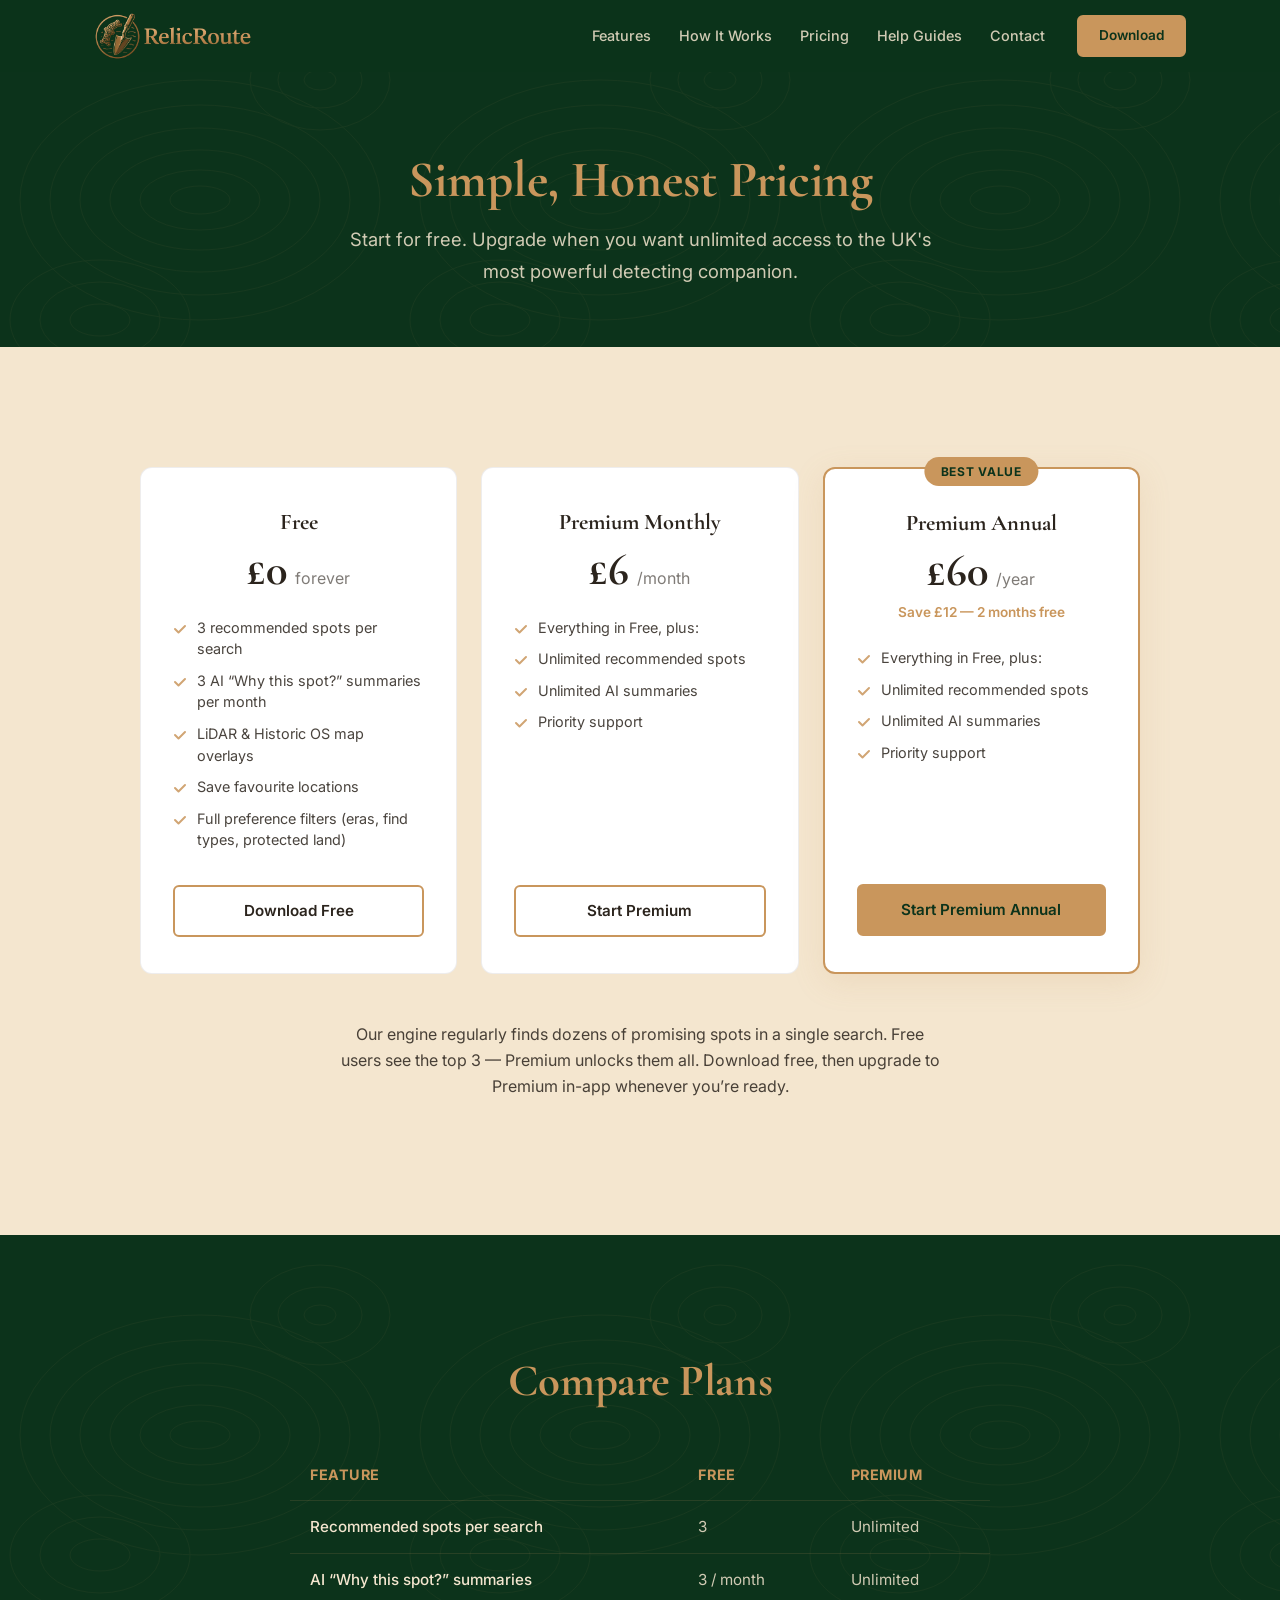
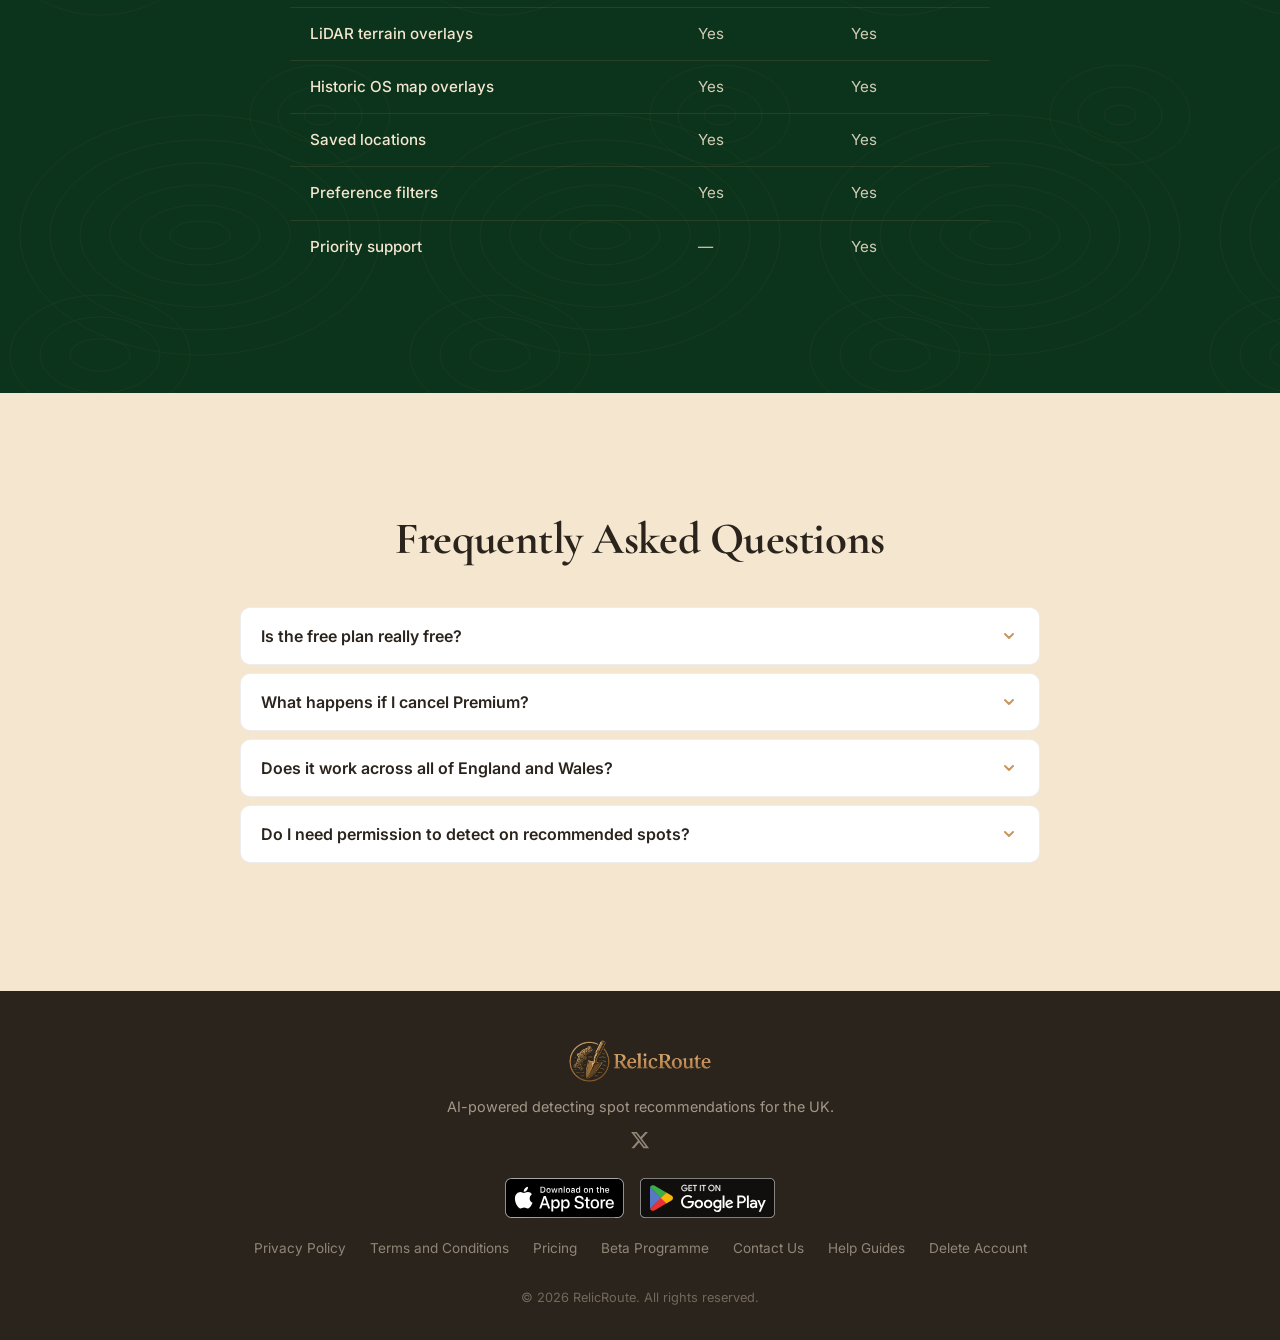
<file: pricing.html>
<!DOCTYPE html>
<html lang="en-GB">
<head>
  <meta charset="UTF-8">
  <meta name="viewport" content="width=device-width, initial-scale=1.0">
  <meta name="apple-itunes-app" content="app-id=6799253953">
  <meta name="description" content="RelicRoute pricing — Free and Premium plans for UK metal detectorists. Start detecting smarter today with AI-powered spot recommendations.">
  <meta name="robots" content="index, follow">
  <meta name="author" content="RelicRoute">
  <meta name="google-site-verification" content="62xCfvaOAFISEsQDNZ6DNPzke8ZOVSslEIPbZOKiRK8">
  <title>Pricing — RelicRoute</title>

  <link rel="canonical" href="https://www.relicroute.co.uk/pricing.html">

  <!-- Open Graph -->
  <meta property="og:title" content="RelicRoute Pricing — Free & Premium Plans">
  <meta property="og:description" content="Start for free with 3 spot recommendations per search. Upgrade to Premium for unlimited access to the UK's smartest detecting companion.">
  <meta property="og:type" content="website">
  <meta property="og:url" content="https://www.relicroute.co.uk/pricing.html">
  <meta property="og:image" content="https://www.relicroute.co.uk/relicroute-logo.png">
  <meta property="og:site_name" content="RelicRoute">
  <meta property="og:locale" content="en_GB">

  <!-- Twitter Card -->
  <meta name="twitter:card" content="summary">
  <meta name="twitter:title" content="RelicRoute Pricing — Free & Premium Plans">
  <meta name="twitter:description" content="Start for free with 3 spot recommendations per search. Upgrade to Premium for unlimited access.">
  <meta name="twitter:image" content="https://www.relicroute.co.uk/relicroute-logo.png">

  <link rel="preconnect" href="https://fonts.googleapis.com">
  <link rel="preconnect" href="https://fonts.gstatic.com" crossorigin>
  <link href="https://fonts.googleapis.com/css2?family=Cormorant+Garamond:ital,wght@0,400;0,600;0,700;1,400&family=Inter:wght@400;500;600;700&display=swap" rel="stylesheet">

  <link rel="icon" type="image/png" href="RelicRoute Logo.png">
  <link rel="apple-touch-icon" href="relicroute-logo.png">
  <link rel="stylesheet" href="css/styles.css">

  <!-- Structured Data -->
  <script type="application/ld+json">
  {
    "@context": "https://schema.org",
    "@type": "SoftwareApplication",
    "name": "RelicRoute",
    "applicationCategory": "LifestyleApplication",
    "operatingSystem": "iOS, Android",
    "installUrl": [
      "https://apps.apple.com/us/app/relicroute/id6799253953",
      "https://play.google.com/store/apps/details?id=com.relicroute.app&pcampaignid=web_share"
    ],
    "offers": [
      {
        "@type": "Offer",
        "name": "Free",
        "price": "0",
        "priceCurrency": "GBP"
      },
      {
        "@type": "Offer",
        "name": "Premium Monthly",
        "price": "6.00",
        "priceCurrency": "GBP"
      },
      {
        "@type": "Offer",
        "name": "Premium Annual",
        "price": "60.00",
        "priceCurrency": "GBP"
      }
    ]
  }
  </script>
</head>
<body>

  <!-- Navigation -->
  <header class="site-header" id="site-header">
    <nav class="nav-container">
      <a href="index.html" class="nav-logo">
        <img src="relicroute-logo.png" alt="RelicRoute" width="200" height="auto">
      </a>
      <button class="nav-toggle" aria-label="Toggle navigation" aria-expanded="false">
        <span class="hamburger"></span>
      </button>
      <div class="nav-menu">
        <ul class="nav-links">
          <li><a href="index.html#features">Features</a></li>
          <li><a href="index.html#how-it-works">How It Works</a></li>
          <li><a href="pricing.html">Pricing</a></li>
          <li><a href="help.html">Help Guides</a></li>
          <li><a href="contact.html">Contact</a></li>
        </ul>
        <a href="index.html#download" class="btn btn-bronze btn-sm js-smart-download">Download</a>
      </div>
    </nav>
  </header>

  <main>

    <!-- Page Hero -->
    <section class="page-hero">
      <div class="contour-bg" aria-hidden="true"></div>
      <div class="container page-hero-content">
        <h1 class="page-hero-headline">Simple, Honest Pricing</h1>
        <p class="page-hero-sub">Start for free. Upgrade when you want unlimited access to the UK's most powerful detecting companion.</p>
      </div>
    </section>

    <!-- Pricing Cards -->
    <section class="pricing-section">
      <div class="container">
        <div class="pricing-cards">

          <!-- Free Plan -->
          <div class="pricing-card reveal">
            <div class="pricing-card-header">
              <h2 class="pricing-card-name">Free</h2>
              <div class="pricing-card-price">
                <span class="pricing-amount">&pound;0</span>
                <span class="pricing-period">forever</span>
              </div>
            </div>
            <ul class="pricing-card-features">
              <li>3 recommended spots per search</li>
              <li>3 AI &ldquo;Why this spot?&rdquo; summaries per month</li>
              <li>LiDAR &amp; Historic OS map overlays</li>
              <li>Save favourite locations</li>
              <li>Full preference filters (eras, find types, protected land)</li>
            </ul>
            <a href="index.html#download" class="btn btn-outline pricing-card-cta js-smart-download">Download Free</a>
          </div>

          <!-- Premium Monthly -->
          <div class="pricing-card reveal">
            <div class="pricing-card-header">
              <h2 class="pricing-card-name">Premium Monthly</h2>
              <div class="pricing-card-price">
                <span class="pricing-amount">&pound;6</span>
                <span class="pricing-period">/month</span>
              </div>
            </div>
            <ul class="pricing-card-features">
              <li>Everything in Free, plus:</li>
              <li>Unlimited recommended spots</li>
              <li>Unlimited AI summaries</li>
              <li>Priority support</li>
            </ul>
            <a href="index.html#download" class="btn btn-outline pricing-card-cta js-smart-download">Start Premium</a>
          </div>

          <!-- Premium Annual -->
          <div class="pricing-card pricing-card--recommended reveal">
            <span class="pricing-card-badge">Best Value</span>
            <div class="pricing-card-header">
              <h2 class="pricing-card-name">Premium Annual</h2>
              <div class="pricing-card-price">
                <span class="pricing-amount">&pound;60</span>
                <span class="pricing-period">/year</span>
              </div>
              <span class="pricing-savings">Save &pound;12 &mdash; 2 months free</span>
            </div>
            <ul class="pricing-card-features">
              <li>Everything in Free, plus:</li>
              <li>Unlimited recommended spots</li>
              <li>Unlimited AI summaries</li>
              <li>Priority support</li>
            </ul>
            <a href="index.html#download" class="btn btn-bronze pricing-card-cta js-smart-download">Start Premium Annual</a>
          </div>

        </div>

        <!-- Why Premium? -->
        <div class="pricing-teaser-cta" style="margin-top: 48px;">
          <p style="font-size: 1rem; color: var(--charcoal-earth); opacity: 0.85; max-width: 600px; margin: 0 auto 16px;">Our engine regularly finds dozens of promising spots in a single search. Free users see the top 3 &mdash; Premium unlocks them all. Download free, then upgrade to Premium in-app whenever you&rsquo;re ready.</p>
        </div>
      </div>
    </section>

    <!-- Comparison Table -->
    <section class="pricing-comparison">
      <div class="contour-bg" aria-hidden="true"></div>
      <div class="container" style="position: relative; z-index: 1;">
        <h2 class="section-heading section-heading--light">Compare Plans</h2>
        <div class="comparison-table-wrap">
          <table class="comparison-table">
            <thead>
              <tr>
                <th>Feature</th>
                <th>Free</th>
                <th>Premium</th>
              </tr>
            </thead>
            <tbody>
              <tr>
                <td>Recommended spots per search</td>
                <td>3</td>
                <td>Unlimited</td>
              </tr>
              <tr>
                <td>AI &ldquo;Why this spot?&rdquo; summaries</td>
                <td>3 / month</td>
                <td>Unlimited</td>
              </tr>
              <tr>
                <td>LiDAR terrain overlays</td>
                <td>Yes</td>
                <td>Yes</td>
              </tr>
              <tr>
                <td>Historic OS map overlays</td>
                <td>Yes</td>
                <td>Yes</td>
              </tr>
              <tr>
                <td>Saved locations</td>
                <td>Yes</td>
                <td>Yes</td>
              </tr>
              <tr>
                <td>Preference filters</td>
                <td>Yes</td>
                <td>Yes</td>
              </tr>
              <tr>
                <td>Priority support</td>
                <td>&mdash;</td>
                <td>Yes</td>
              </tr>
            </tbody>
          </table>
        </div>
      </div>
    </section>

    <!-- FAQ -->
    <section class="pricing-faq">
      <div class="container">
        <h2 class="section-heading">Frequently Asked Questions</h2>
        <div class="pricing-faq-list">

          <article class="help-article">
            <button class="help-article-toggle" aria-expanded="false">
              <h3>Is the free plan really free?</h3>
              <svg class="help-chevron" width="20" height="20" viewBox="0 0 20 20" fill="none" stroke="currentColor" stroke-width="2" stroke-linecap="round" stroke-linejoin="round" aria-hidden="true"><path d="M6 8l4 4 4-4"/></svg>
            </button>
            <div class="help-article-body">
              <p>Yes. No credit card required, no time limit. You get 3 recommended spots per search and 3 AI summaries per month, forever.</p>
            </div>
          </article>

          <article class="help-article">
            <button class="help-article-toggle" aria-expanded="false">
              <h3>What happens if I cancel Premium?</h3>
              <svg class="help-chevron" width="20" height="20" viewBox="0 0 20 20" fill="none" stroke="currentColor" stroke-width="2" stroke-linecap="round" stroke-linejoin="round" aria-hidden="true"><path d="M6 8l4 4 4-4"/></svg>
            </button>
            <div class="help-article-body">
              <p>You keep Premium access until the end of your current billing period, then revert to the free plan. Your saved locations are never deleted.</p>
            </div>
          </article>

          <article class="help-article">
            <button class="help-article-toggle" aria-expanded="false">
              <h3>Does it work across all of England and Wales?</h3>
              <svg class="help-chevron" width="20" height="20" viewBox="0 0 20 20" fill="none" stroke="currentColor" stroke-width="2" stroke-linecap="round" stroke-linejoin="round" aria-hidden="true"><path d="M6 8l4 4 4-4"/></svg>
            </button>
            <div class="help-article-body">
              <p>Yes. Our data sources cover England and Wales. LiDAR coverage is currently strongest in Wales, with England expansion underway.</p>
            </div>
          </article>

          <article class="help-article">
            <button class="help-article-toggle" aria-expanded="false">
              <h3>Do I need permission to detect on recommended spots?</h3>
              <svg class="help-chevron" width="20" height="20" viewBox="0 0 20 20" fill="none" stroke="currentColor" stroke-width="2" stroke-linecap="round" stroke-linejoin="round" aria-hidden="true"><path d="M6 8l4 4 4-4"/></svg>
            </button>
            <div class="help-article-body">
              <p>Always. RelicRoute helps you find promising locations, but you must obtain landowner permission before detecting. Never detect on scheduled monuments or protected land without authorisation.</p>
            </div>
          </article>

        </div>
      </div>
    </section>

  </main>

  <!-- Footer -->
  <footer class="site-footer">
    <div class="container footer-inner">
      <div class="footer-brand">
        <img src="relicroute-logo.png" alt="RelicRoute" class="footer-logo" width="160">
        <p class="footer-tagline">AI-powered detecting spot recommendations for the UK.</p>
        <a href="https://x.com/RelicRoute" target="_blank" rel="noopener noreferrer" aria-label="Follow us on X" class="footer-social-link">
          <svg width="20" height="20" viewBox="0 0 24 24" fill="currentColor" aria-hidden="true"><path d="M18.244 2.25h3.308l-7.227 8.26 8.502 11.24H16.17l-5.214-6.817L4.99 21.75H1.68l7.73-8.835L1.254 2.25H8.08l4.713 6.231zm-1.161 17.52h1.833L7.084 4.126H5.117z"/></svg>
        </a>
        <div class="store-badges store-badges--footer">
          <a href="https://apps.apple.com/us/app/relicroute/id6799253953" class="store-badge" data-store="ios" target="_blank" rel="noopener noreferrer">
            <img src="images/app-store-badge.svg" alt="Download on the App Store" width="120" height="40" loading="lazy">
          </a>
          <a href="https://play.google.com/store/apps/details?id=com.relicroute.app&amp;pcampaignid=web_share" class="store-badge" data-store="android" target="_blank" rel="noopener noreferrer">
            <img src="images/google-play-badge.svg" alt="Get it on Google Play" width="135" height="40" loading="lazy">
          </a>
        </div>
      </div>
      <nav class="footer-links" aria-label="Footer navigation">
        <a href="privacy.html">Privacy Policy</a>
        <a href="terms.html">Terms and Conditions</a>
        <a href="pricing.html">Pricing</a>
        <a href="beta.html">Beta Programme</a>
        <a href="contact.html">Contact Us</a>
        <a href="help.html">Help Guides</a>
        <a href="delete-account.html">Delete Account</a>
      </nav>
      <p class="footer-copy">&copy; 2026 RelicRoute. All rights reserved.</p>
    </div>
  </footer>

  <script src="js/main.js"></script>
</body>
</html>
</file>
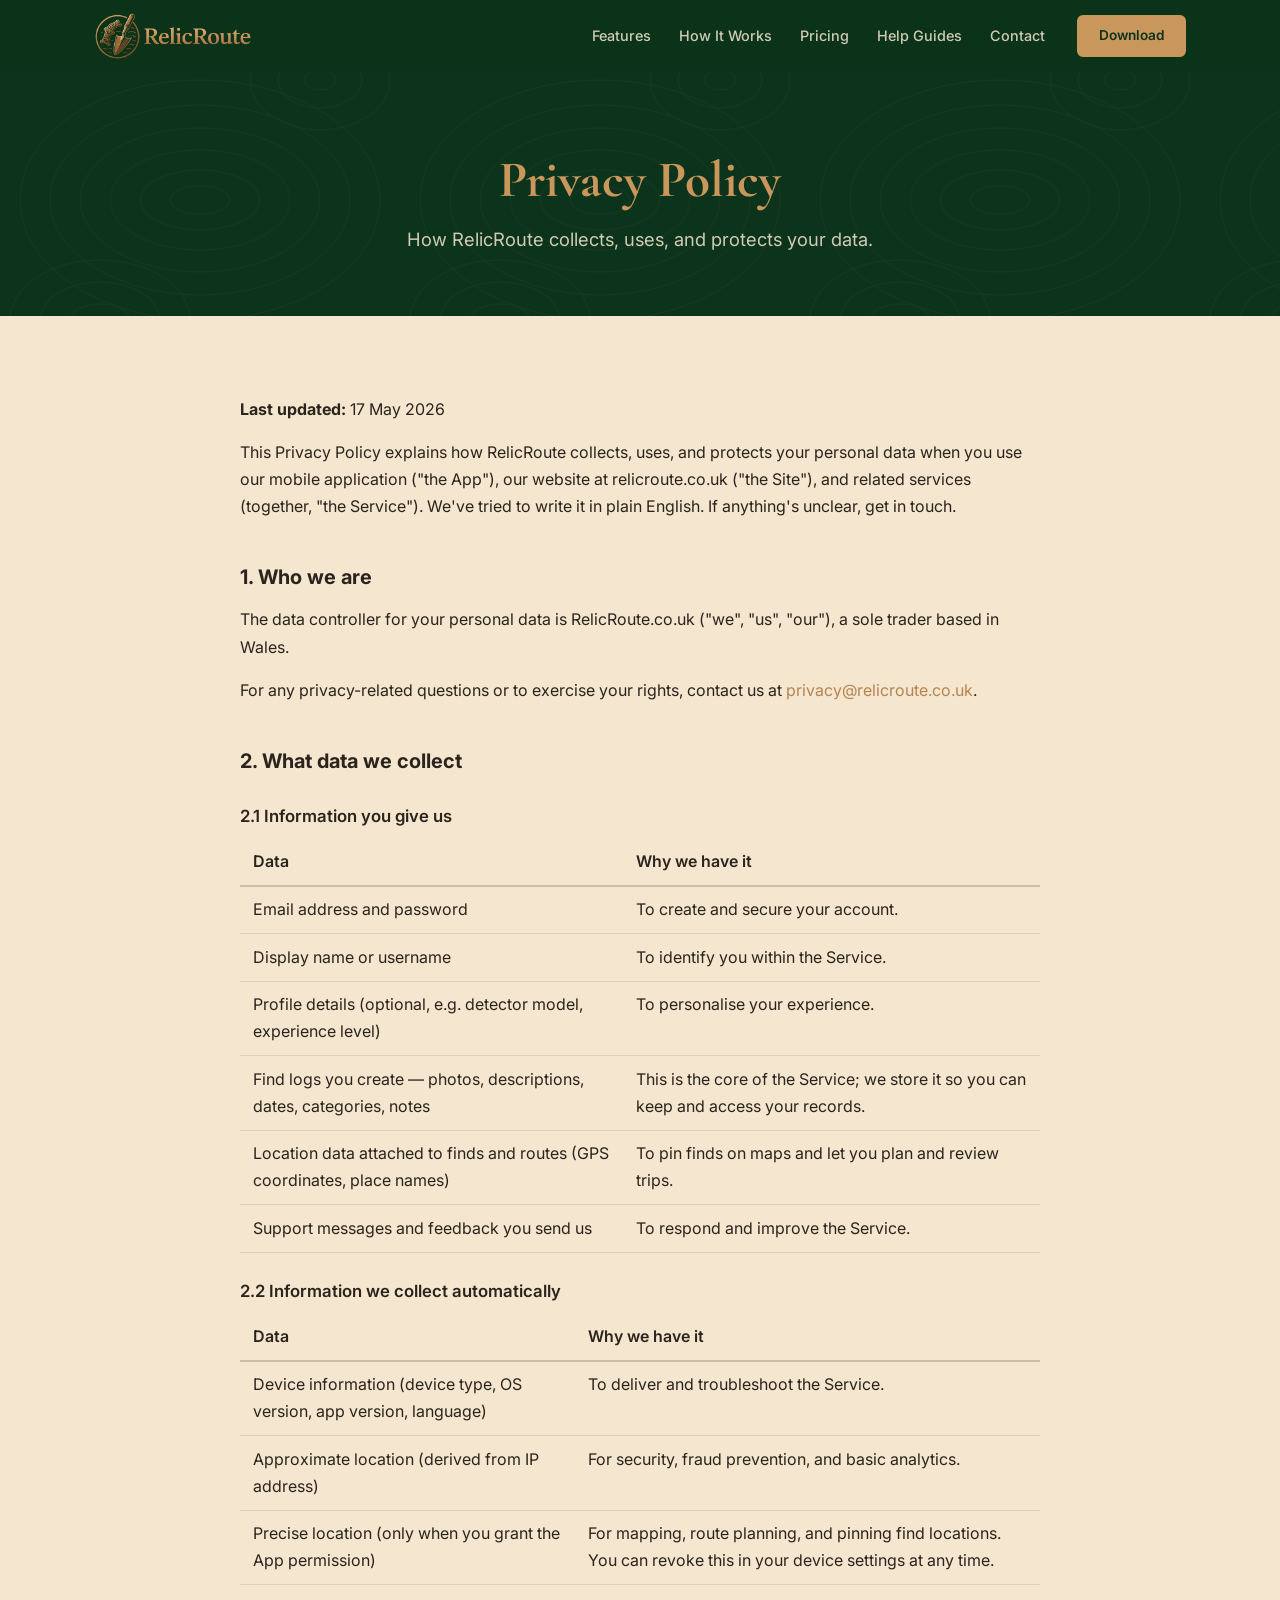
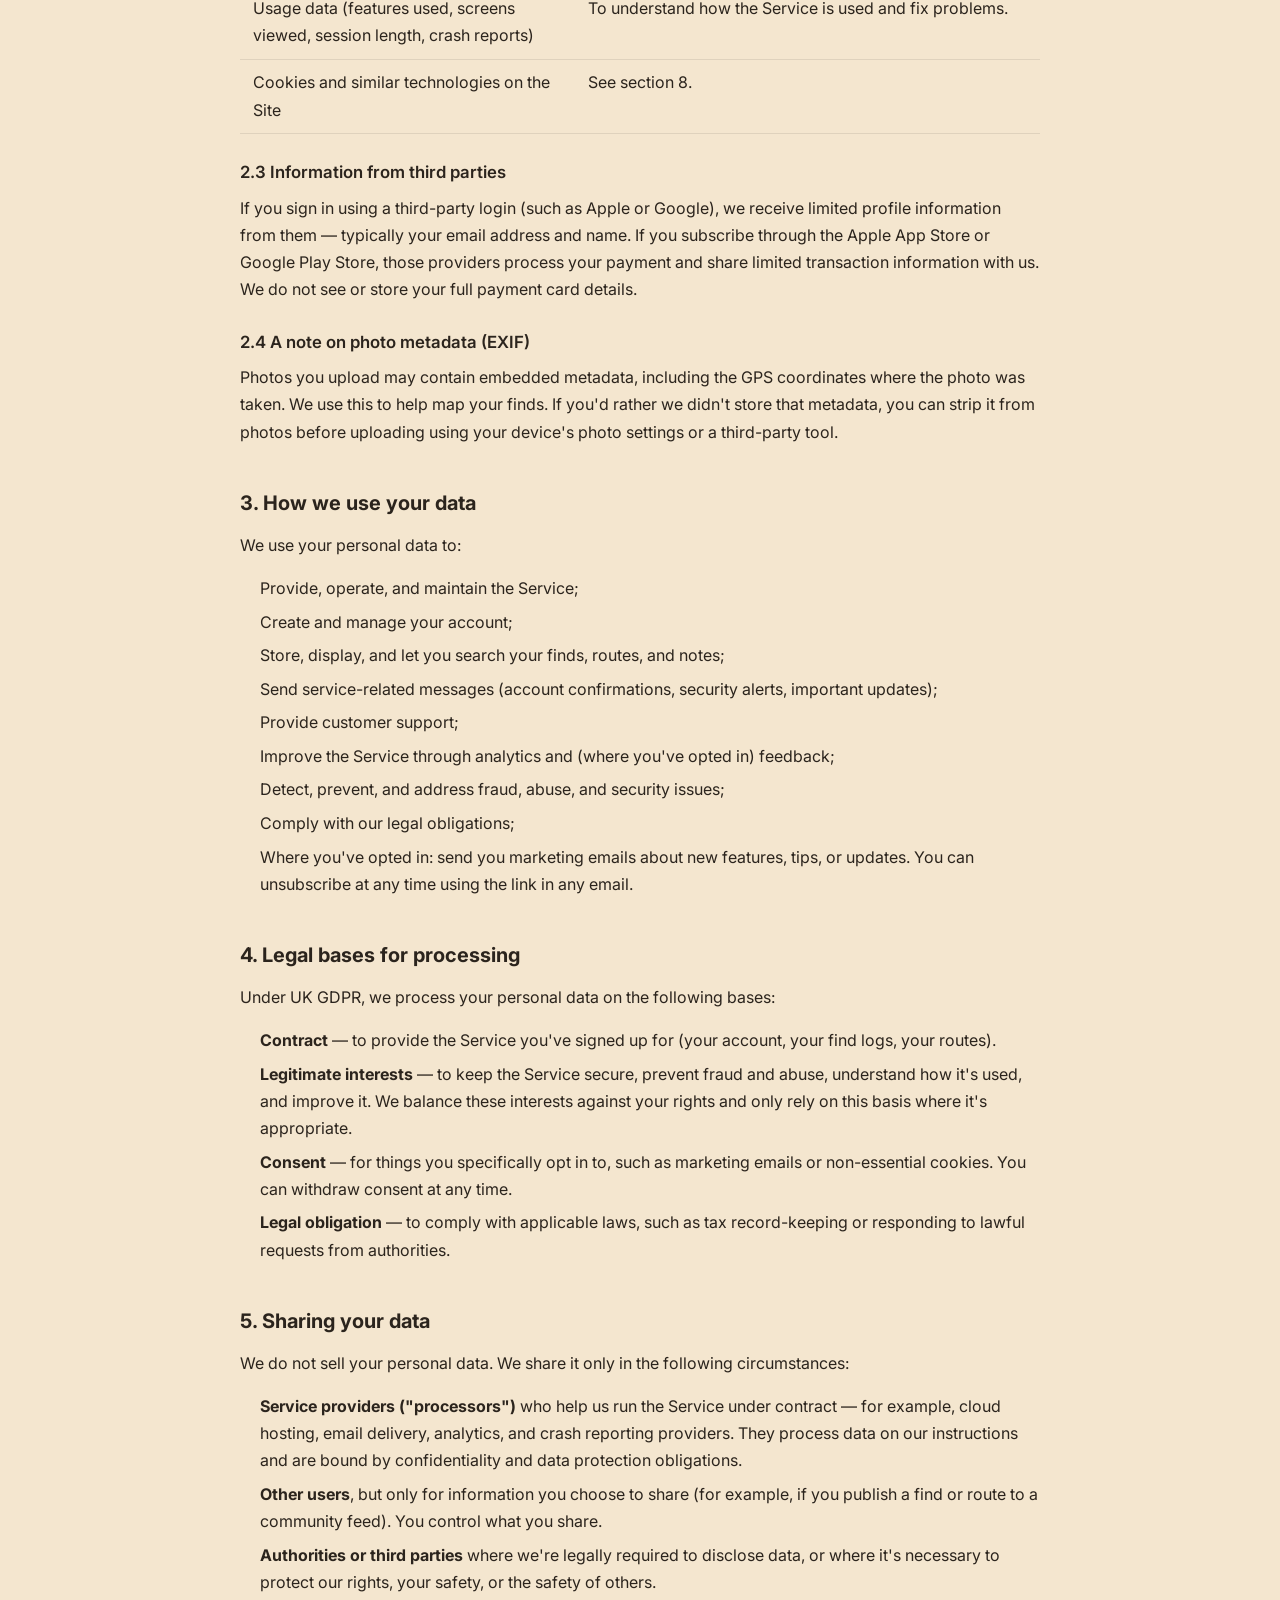
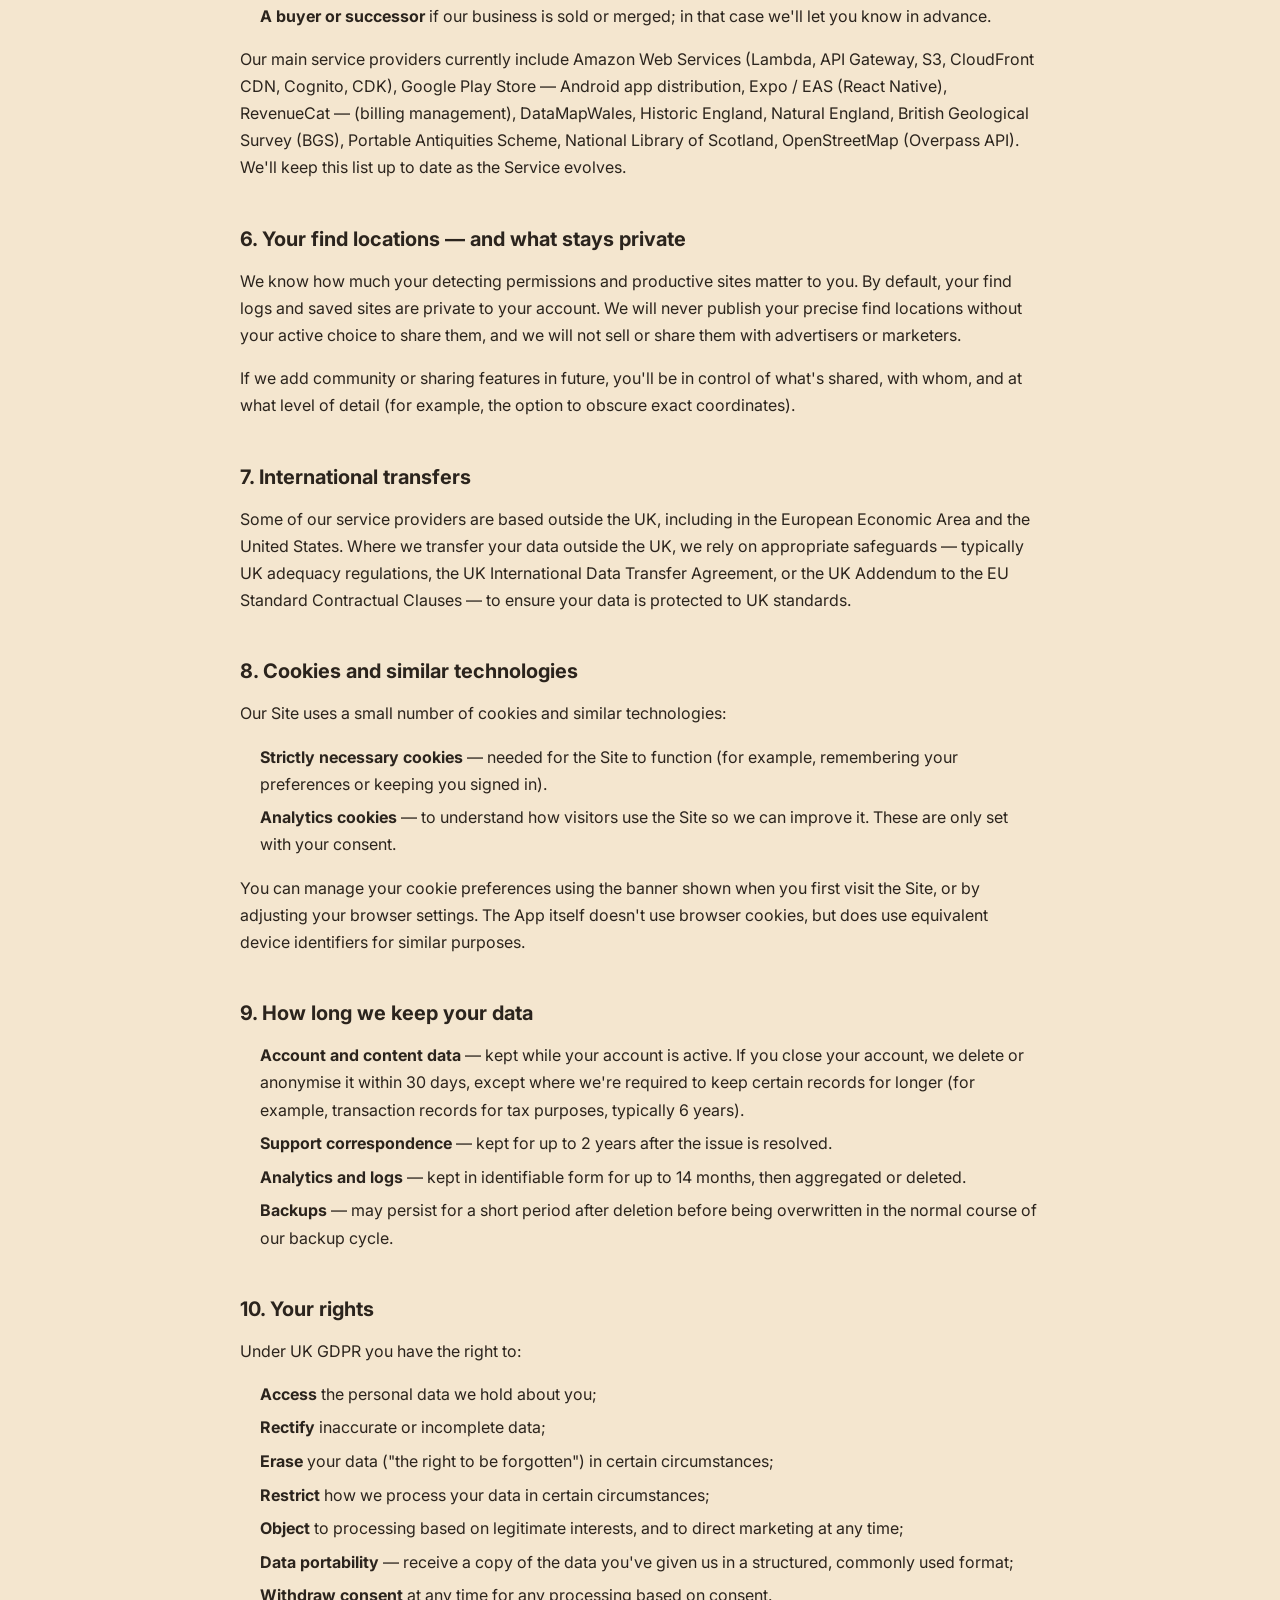
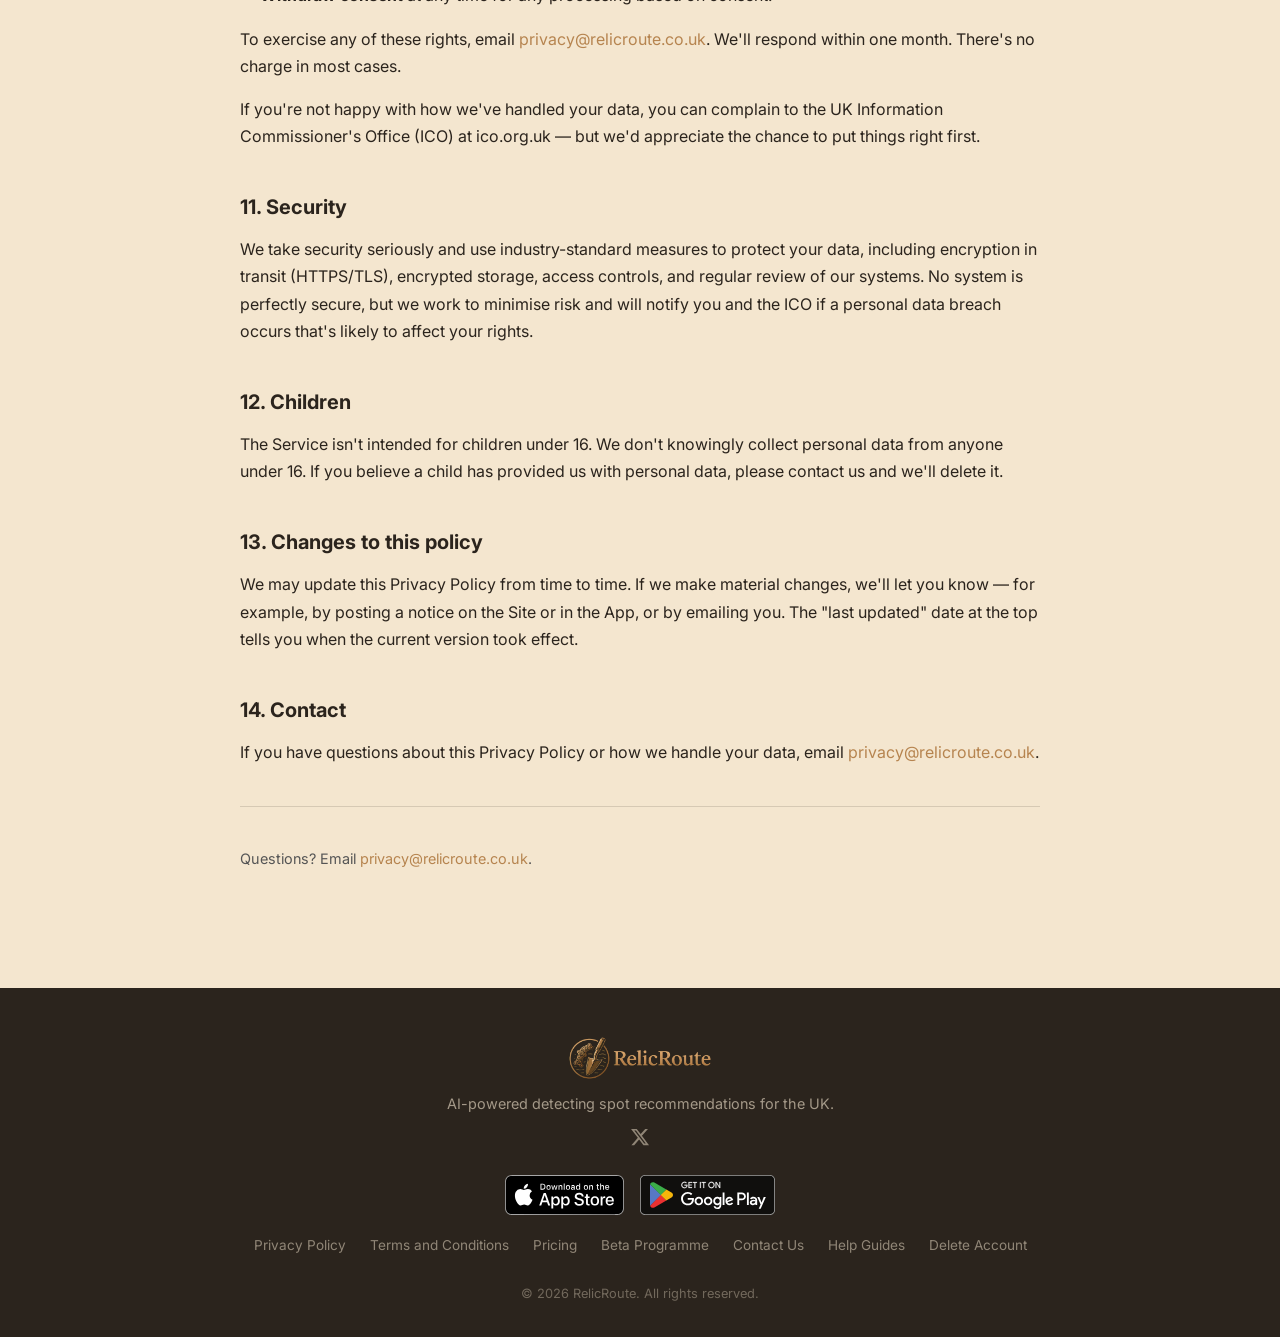
<file: privacy.html>
<!DOCTYPE html>
<html lang="en-GB">
<head>
  <meta charset="UTF-8">
  <meta name="viewport" content="width=device-width, initial-scale=1.0">
  <meta name="apple-itunes-app" content="app-id=6799253953">
  <meta name="description" content="RelicRoute Privacy Policy — Learn how we collect, use, and protect your personal data when you use the RelicRoute app and website.">
  <meta name="robots" content="index, follow">
  <meta name="author" content="RelicRoute">
  <meta name="google-site-verification" content="62xCfvaOAFISEsQDNZ6DNPzke8ZOVSslEIPbZOKiRK8">
  <title>Privacy Policy — RelicRoute</title>

  <link rel="canonical" href="https://www.relicroute.co.uk/privacy.html">

  <!-- Open Graph -->
  <meta property="og:title" content="Privacy Policy — RelicRoute">
  <meta property="og:description" content="Learn how we collect, use, and protect your personal data when you use the RelicRoute app and website.">
  <meta property="og:type" content="website">
  <meta property="og:url" content="https://www.relicroute.co.uk/privacy.html">
  <meta property="og:image" content="https://www.relicroute.co.uk/relicroute-logo.png">
  <meta property="og:site_name" content="RelicRoute">
  <meta property="og:locale" content="en_GB">

  <!-- Twitter Card -->
  <meta name="twitter:card" content="summary">
  <meta name="twitter:title" content="Privacy Policy — RelicRoute">
  <meta name="twitter:description" content="Learn how we collect, use, and protect your personal data when you use the RelicRoute app and website.">
  <meta name="twitter:image" content="https://www.relicroute.co.uk/relicroute-logo.png">

  <link rel="preconnect" href="https://fonts.googleapis.com">
  <link rel="preconnect" href="https://fonts.gstatic.com" crossorigin>
  <link href="https://fonts.googleapis.com/css2?family=Cormorant+Garamond:ital,wght@0,400;0,600;0,700;1,400&family=Inter:wght@400;500;600;700&display=swap" rel="stylesheet">

  <link rel="icon" type="image/png" href="RelicRoute Logo.png">
  <link rel="apple-touch-icon" href="relicroute-logo.png">
  <link rel="stylesheet" href="css/styles.css">
</head>
<body>

  <!-- Navigation -->
  <header class="site-header" id="site-header">
    <nav class="nav-container">
      <a href="index.html" class="nav-logo">
        <img src="relicroute-logo.png" alt="RelicRoute" width="200" height="auto">
      </a>
      <button class="nav-toggle" aria-label="Toggle navigation" aria-expanded="false">
        <span class="hamburger"></span>
      </button>
      <div class="nav-menu">
        <ul class="nav-links">
          <li><a href="index.html#features">Features</a></li>
          <li><a href="index.html#how-it-works">How It Works</a></li>
          <li><a href="pricing.html">Pricing</a></li>
          <li><a href="help.html">Help Guides</a></li>
          <li><a href="contact.html">Contact</a></li>
        </ul>
        <a href="index.html#download" class="btn btn-bronze btn-sm js-smart-download">Download</a>
      </div>
    </nav>
  </header>

  <main>

    <!-- Page Hero -->
    <section class="page-hero">
      <div class="contour-bg" aria-hidden="true"></div>
      <div class="container page-hero-content">
        <h1 class="page-hero-headline">Privacy Policy</h1>
        <p class="page-hero-sub">How RelicRoute collects, uses, and protects your data.</p>
      </div>
    </section>

    <!-- Privacy Content -->
    <section class="contact-section">
      <div class="container">
        <div class="legal-content" style="max-width: 800px; margin: 0 auto;">

          <p><strong>Last updated:</strong> 17 May 2026</p>

          <p>This Privacy Policy explains how RelicRoute collects, uses, and protects your personal data when you use our mobile application ("the App"), our website at relicroute.co.uk ("the Site"), and related services (together, "the Service"). We've tried to write it in plain English. If anything's unclear, get in touch.</p>

          <h2>1. Who we are</h2>
          <p>The data controller for your personal data is RelicRoute.co.uk ("we", "us", "our"), a sole trader based in Wales.</p>
          <p>For any privacy-related questions or to exercise your rights, contact us at <a href="mailto:privacy@relicroute.co.uk">privacy@relicroute.co.uk</a>.</p>

          <h2>2. What data we collect</h2>

          <h3>2.1 Information you give us</h3>
          <table style="width: 100%; border-collapse: collapse; margin-bottom: 1.5rem;">
            <thead>
              <tr>
                <th style="text-align: left; padding: 0.6rem 0.8rem; border-bottom: 2px solid rgba(43, 36, 29, 0.2); font-weight: 600;">Data</th>
                <th style="text-align: left; padding: 0.6rem 0.8rem; border-bottom: 2px solid rgba(43, 36, 29, 0.2); font-weight: 600;">Why we have it</th>
              </tr>
            </thead>
            <tbody>
              <tr>
                <td style="padding: 0.6rem 0.8rem; border-bottom: 1px solid rgba(43, 36, 29, 0.1); vertical-align: top;">Email address and password</td>
                <td style="padding: 0.6rem 0.8rem; border-bottom: 1px solid rgba(43, 36, 29, 0.1); vertical-align: top;">To create and secure your account.</td>
              </tr>
              <tr>
                <td style="padding: 0.6rem 0.8rem; border-bottom: 1px solid rgba(43, 36, 29, 0.1); vertical-align: top;">Display name or username</td>
                <td style="padding: 0.6rem 0.8rem; border-bottom: 1px solid rgba(43, 36, 29, 0.1); vertical-align: top;">To identify you within the Service.</td>
              </tr>
              <tr>
                <td style="padding: 0.6rem 0.8rem; border-bottom: 1px solid rgba(43, 36, 29, 0.1); vertical-align: top;">Profile details (optional, e.g. detector model, experience level)</td>
                <td style="padding: 0.6rem 0.8rem; border-bottom: 1px solid rgba(43, 36, 29, 0.1); vertical-align: top;">To personalise your experience.</td>
              </tr>
              <tr>
                <td style="padding: 0.6rem 0.8rem; border-bottom: 1px solid rgba(43, 36, 29, 0.1); vertical-align: top;">Find logs you create — photos, descriptions, dates, categories, notes</td>
                <td style="padding: 0.6rem 0.8rem; border-bottom: 1px solid rgba(43, 36, 29, 0.1); vertical-align: top;">This is the core of the Service; we store it so you can keep and access your records.</td>
              </tr>
              <tr>
                <td style="padding: 0.6rem 0.8rem; border-bottom: 1px solid rgba(43, 36, 29, 0.1); vertical-align: top;">Location data attached to finds and routes (GPS coordinates, place names)</td>
                <td style="padding: 0.6rem 0.8rem; border-bottom: 1px solid rgba(43, 36, 29, 0.1); vertical-align: top;">To pin finds on maps and let you plan and review trips.</td>
              </tr>
              <tr>
                <td style="padding: 0.6rem 0.8rem; border-bottom: 1px solid rgba(43, 36, 29, 0.1); vertical-align: top;">Support messages and feedback you send us</td>
                <td style="padding: 0.6rem 0.8rem; border-bottom: 1px solid rgba(43, 36, 29, 0.1); vertical-align: top;">To respond and improve the Service.</td>
              </tr>
            </tbody>
          </table>

          <h3>2.2 Information we collect automatically</h3>
          <table style="width: 100%; border-collapse: collapse; margin-bottom: 1.5rem;">
            <thead>
              <tr>
                <th style="text-align: left; padding: 0.6rem 0.8rem; border-bottom: 2px solid rgba(43, 36, 29, 0.2); font-weight: 600;">Data</th>
                <th style="text-align: left; padding: 0.6rem 0.8rem; border-bottom: 2px solid rgba(43, 36, 29, 0.2); font-weight: 600;">Why we have it</th>
              </tr>
            </thead>
            <tbody>
              <tr>
                <td style="padding: 0.6rem 0.8rem; border-bottom: 1px solid rgba(43, 36, 29, 0.1); vertical-align: top;">Device information (device type, OS version, app version, language)</td>
                <td style="padding: 0.6rem 0.8rem; border-bottom: 1px solid rgba(43, 36, 29, 0.1); vertical-align: top;">To deliver and troubleshoot the Service.</td>
              </tr>
              <tr>
                <td style="padding: 0.6rem 0.8rem; border-bottom: 1px solid rgba(43, 36, 29, 0.1); vertical-align: top;">Approximate location (derived from IP address)</td>
                <td style="padding: 0.6rem 0.8rem; border-bottom: 1px solid rgba(43, 36, 29, 0.1); vertical-align: top;">For security, fraud prevention, and basic analytics.</td>
              </tr>
              <tr>
                <td style="padding: 0.6rem 0.8rem; border-bottom: 1px solid rgba(43, 36, 29, 0.1); vertical-align: top;">Precise location (only when you grant the App permission)</td>
                <td style="padding: 0.6rem 0.8rem; border-bottom: 1px solid rgba(43, 36, 29, 0.1); vertical-align: top;">For mapping, route planning, and pinning find locations. You can revoke this in your device settings at any time.</td>
              </tr>
              <tr>
                <td style="padding: 0.6rem 0.8rem; border-bottom: 1px solid rgba(43, 36, 29, 0.1); vertical-align: top;">Usage data (features used, screens viewed, session length, crash reports)</td>
                <td style="padding: 0.6rem 0.8rem; border-bottom: 1px solid rgba(43, 36, 29, 0.1); vertical-align: top;">To understand how the Service is used and fix problems.</td>
              </tr>
              <tr>
                <td style="padding: 0.6rem 0.8rem; border-bottom: 1px solid rgba(43, 36, 29, 0.1); vertical-align: top;">Cookies and similar technologies on the Site</td>
                <td style="padding: 0.6rem 0.8rem; border-bottom: 1px solid rgba(43, 36, 29, 0.1); vertical-align: top;">See section 8.</td>
              </tr>
            </tbody>
          </table>

          <h3>2.3 Information from third parties</h3>
          <p>If you sign in using a third-party login (such as Apple or Google), we receive limited profile information from them — typically your email address and name. If you subscribe through the Apple App Store or Google Play Store, those providers process your payment and share limited transaction information with us. We do not see or store your full payment card details.</p>

          <h3>2.4 A note on photo metadata (EXIF)</h3>
          <p>Photos you upload may contain embedded metadata, including the GPS coordinates where the photo was taken. We use this to help map your finds. If you'd rather we didn't store that metadata, you can strip it from photos before uploading using your device's photo settings or a third-party tool.</p>

          <h2>3. How we use your data</h2>
          <p>We use your personal data to:</p>
          <ul>
            <li>Provide, operate, and maintain the Service;</li>
            <li>Create and manage your account;</li>
            <li>Store, display, and let you search your finds, routes, and notes;</li>
            <li>Send service-related messages (account confirmations, security alerts, important updates);</li>
            <li>Provide customer support;</li>
            <li>Improve the Service through analytics and (where you've opted in) feedback;</li>
            <li>Detect, prevent, and address fraud, abuse, and security issues;</li>
            <li>Comply with our legal obligations;</li>
            <li>Where you've opted in: send you marketing emails about new features, tips, or updates. You can unsubscribe at any time using the link in any email.</li>
          </ul>

          <h2>4. Legal bases for processing</h2>
          <p>Under UK GDPR, we process your personal data on the following bases:</p>
          <ul>
            <li><strong>Contract</strong> — to provide the Service you've signed up for (your account, your find logs, your routes).</li>
            <li><strong>Legitimate interests</strong> — to keep the Service secure, prevent fraud and abuse, understand how it's used, and improve it. We balance these interests against your rights and only rely on this basis where it's appropriate.</li>
            <li><strong>Consent</strong> — for things you specifically opt in to, such as marketing emails or non-essential cookies. You can withdraw consent at any time.</li>
            <li><strong>Legal obligation</strong> — to comply with applicable laws, such as tax record-keeping or responding to lawful requests from authorities.</li>
          </ul>

          <h2>5. Sharing your data</h2>
          <p>We do not sell your personal data. We share it only in the following circumstances:</p>
          <ul>
            <li><strong>Service providers ("processors")</strong> who help us run the Service under contract — for example, cloud hosting, email delivery, analytics, and crash reporting providers. They process data on our instructions and are bound by confidentiality and data protection obligations.</li>
            <li><strong>Other users</strong>, but only for information you choose to share (for example, if you publish a find or route to a community feed). You control what you share.</li>
            <li><strong>Authorities or third parties</strong> where we're legally required to disclose data, or where it's necessary to protect our rights, your safety, or the safety of others.</li>
            <li><strong>A buyer or successor</strong> if our business is sold or merged; in that case we'll let you know in advance.</li>
          </ul>
          <p>Our main service providers currently include Amazon Web Services (Lambda, API Gateway, S3, CloudFront CDN, Cognito, CDK), Google Play Store — Android app distribution, Expo / EAS (React Native), RevenueCat — (billing management), DataMapWales, Historic England, Natural England, British Geological Survey (BGS), Portable Antiquities Scheme, National Library of Scotland, OpenStreetMap (Overpass API). We'll keep this list up to date as the Service evolves.</p>

          <h2>6. Your find locations — and what stays private</h2>
          <p>We know how much your detecting permissions and productive sites matter to you. By default, your find logs and saved sites are private to your account. We will never publish your precise find locations without your active choice to share them, and we will not sell or share them with advertisers or marketers.</p>
          <p>If we add community or sharing features in future, you'll be in control of what's shared, with whom, and at what level of detail (for example, the option to obscure exact coordinates).</p>

          <h2>7. International transfers</h2>
          <p>Some of our service providers are based outside the UK, including in the European Economic Area and the United States. Where we transfer your data outside the UK, we rely on appropriate safeguards — typically UK adequacy regulations, the UK International Data Transfer Agreement, or the UK Addendum to the EU Standard Contractual Clauses — to ensure your data is protected to UK standards.</p>

          <h2>8. Cookies and similar technologies</h2>
          <p>Our Site uses a small number of cookies and similar technologies:</p>
          <ul>
            <li><strong>Strictly necessary cookies</strong> — needed for the Site to function (for example, remembering your preferences or keeping you signed in).</li>
            <li><strong>Analytics cookies</strong> — to understand how visitors use the Site so we can improve it. These are only set with your consent.</li>
          </ul>
          <p>You can manage your cookie preferences using the banner shown when you first visit the Site, or by adjusting your browser settings. The App itself doesn't use browser cookies, but does use equivalent device identifiers for similar purposes.</p>

          <h2>9. How long we keep your data</h2>
          <ul>
            <li><strong>Account and content data</strong> — kept while your account is active. If you close your account, we delete or anonymise it within 30 days, except where we're required to keep certain records for longer (for example, transaction records for tax purposes, typically 6 years).</li>
            <li><strong>Support correspondence</strong> — kept for up to 2 years after the issue is resolved.</li>
            <li><strong>Analytics and logs</strong> — kept in identifiable form for up to 14 months, then aggregated or deleted.</li>
            <li><strong>Backups</strong> — may persist for a short period after deletion before being overwritten in the normal course of our backup cycle.</li>
          </ul>

          <h2>10. Your rights</h2>
          <p>Under UK GDPR you have the right to:</p>
          <ul>
            <li><strong>Access</strong> the personal data we hold about you;</li>
            <li><strong>Rectify</strong> inaccurate or incomplete data;</li>
            <li><strong>Erase</strong> your data ("the right to be forgotten") in certain circumstances;</li>
            <li><strong>Restrict</strong> how we process your data in certain circumstances;</li>
            <li><strong>Object</strong> to processing based on legitimate interests, and to direct marketing at any time;</li>
            <li><strong>Data portability</strong> — receive a copy of the data you've given us in a structured, commonly used format;</li>
            <li><strong>Withdraw consent</strong> at any time for any processing based on consent.</li>
          </ul>
          <p>To exercise any of these rights, email <a href="mailto:privacy@relicroute.co.uk">privacy@relicroute.co.uk</a>. We'll respond within one month. There's no charge in most cases.</p>
          <p>If you're not happy with how we've handled your data, you can complain to the UK Information Commissioner's Office (ICO) at ico.org.uk — but we'd appreciate the chance to put things right first.</p>

          <h2>11. Security</h2>
          <p>We take security seriously and use industry-standard measures to protect your data, including encryption in transit (HTTPS/TLS), encrypted storage, access controls, and regular review of our systems. No system is perfectly secure, but we work to minimise risk and will notify you and the ICO if a personal data breach occurs that's likely to affect your rights.</p>

          <h2>12. Children</h2>
          <p>The Service isn't intended for children under 16. We don't knowingly collect personal data from anyone under 16. If you believe a child has provided us with personal data, please contact us and we'll delete it.</p>

          <h2>13. Changes to this policy</h2>
          <p>We may update this Privacy Policy from time to time. If we make material changes, we'll let you know — for example, by posting a notice on the Site or in the App, or by emailing you. The "last updated" date at the top tells you when the current version took effect.</p>

          <h2>14. Contact</h2>
          <p>If you have questions about this Privacy Policy or how we handle your data, email <a href="mailto:privacy@relicroute.co.uk">privacy@relicroute.co.uk</a>.</p>

          <hr style="border: none; border-top: 1px solid rgba(43, 36, 29, 0.15); margin: 2.5rem 0;">
          <p style="color: #555; font-size: 0.9rem;">Questions? Email <a href="mailto:privacy@relicroute.co.uk">privacy@relicroute.co.uk</a>.</p>

        </div>
      </div>
    </section>

  </main>

  <!-- Footer -->
  <footer class="site-footer">
    <div class="container footer-inner">
      <div class="footer-brand">
        <img src="relicroute-logo.png" alt="RelicRoute" class="footer-logo" width="160">
        <p class="footer-tagline">AI-powered detecting spot recommendations for the UK.</p>
        <a href="https://x.com/RelicRoute" target="_blank" rel="noopener noreferrer" aria-label="Follow us on X" class="footer-social-link">
          <svg width="20" height="20" viewBox="0 0 24 24" fill="currentColor" aria-hidden="true"><path d="M18.244 2.25h3.308l-7.227 8.26 8.502 11.24H16.17l-5.214-6.817L4.99 21.75H1.68l7.73-8.835L1.254 2.25H8.08l4.713 6.231zm-1.161 17.52h1.833L7.084 4.126H5.117z"/></svg>
        </a>
        <div class="store-badges store-badges--footer">
          <a href="https://apps.apple.com/us/app/relicroute/id6799253953" class="store-badge" data-store="ios" target="_blank" rel="noopener noreferrer">
            <img src="images/app-store-badge.svg" alt="Download on the App Store" width="120" height="40" loading="lazy">
          </a>
          <a href="https://play.google.com/store/apps/details?id=com.relicroute.app&amp;pcampaignid=web_share" class="store-badge" data-store="android" target="_blank" rel="noopener noreferrer">
            <img src="images/google-play-badge.svg" alt="Get it on Google Play" width="135" height="40" loading="lazy">
          </a>
        </div>
      </div>
      <nav class="footer-links" aria-label="Footer navigation">
        <a href="privacy.html">Privacy Policy</a>
        <a href="terms.html">Terms and Conditions</a>
        <a href="pricing.html">Pricing</a>
        <a href="beta.html">Beta Programme</a>
        <a href="contact.html">Contact Us</a>
        <a href="help.html">Help Guides</a>
        <a href="delete-account.html">Delete Account</a>
      </nav>
      <p class="footer-copy">&copy; 2026 RelicRoute. All rights reserved.</p>
    </div>
  </footer>

  <script src="js/main.js"></script>
</body>
</html>
</file>
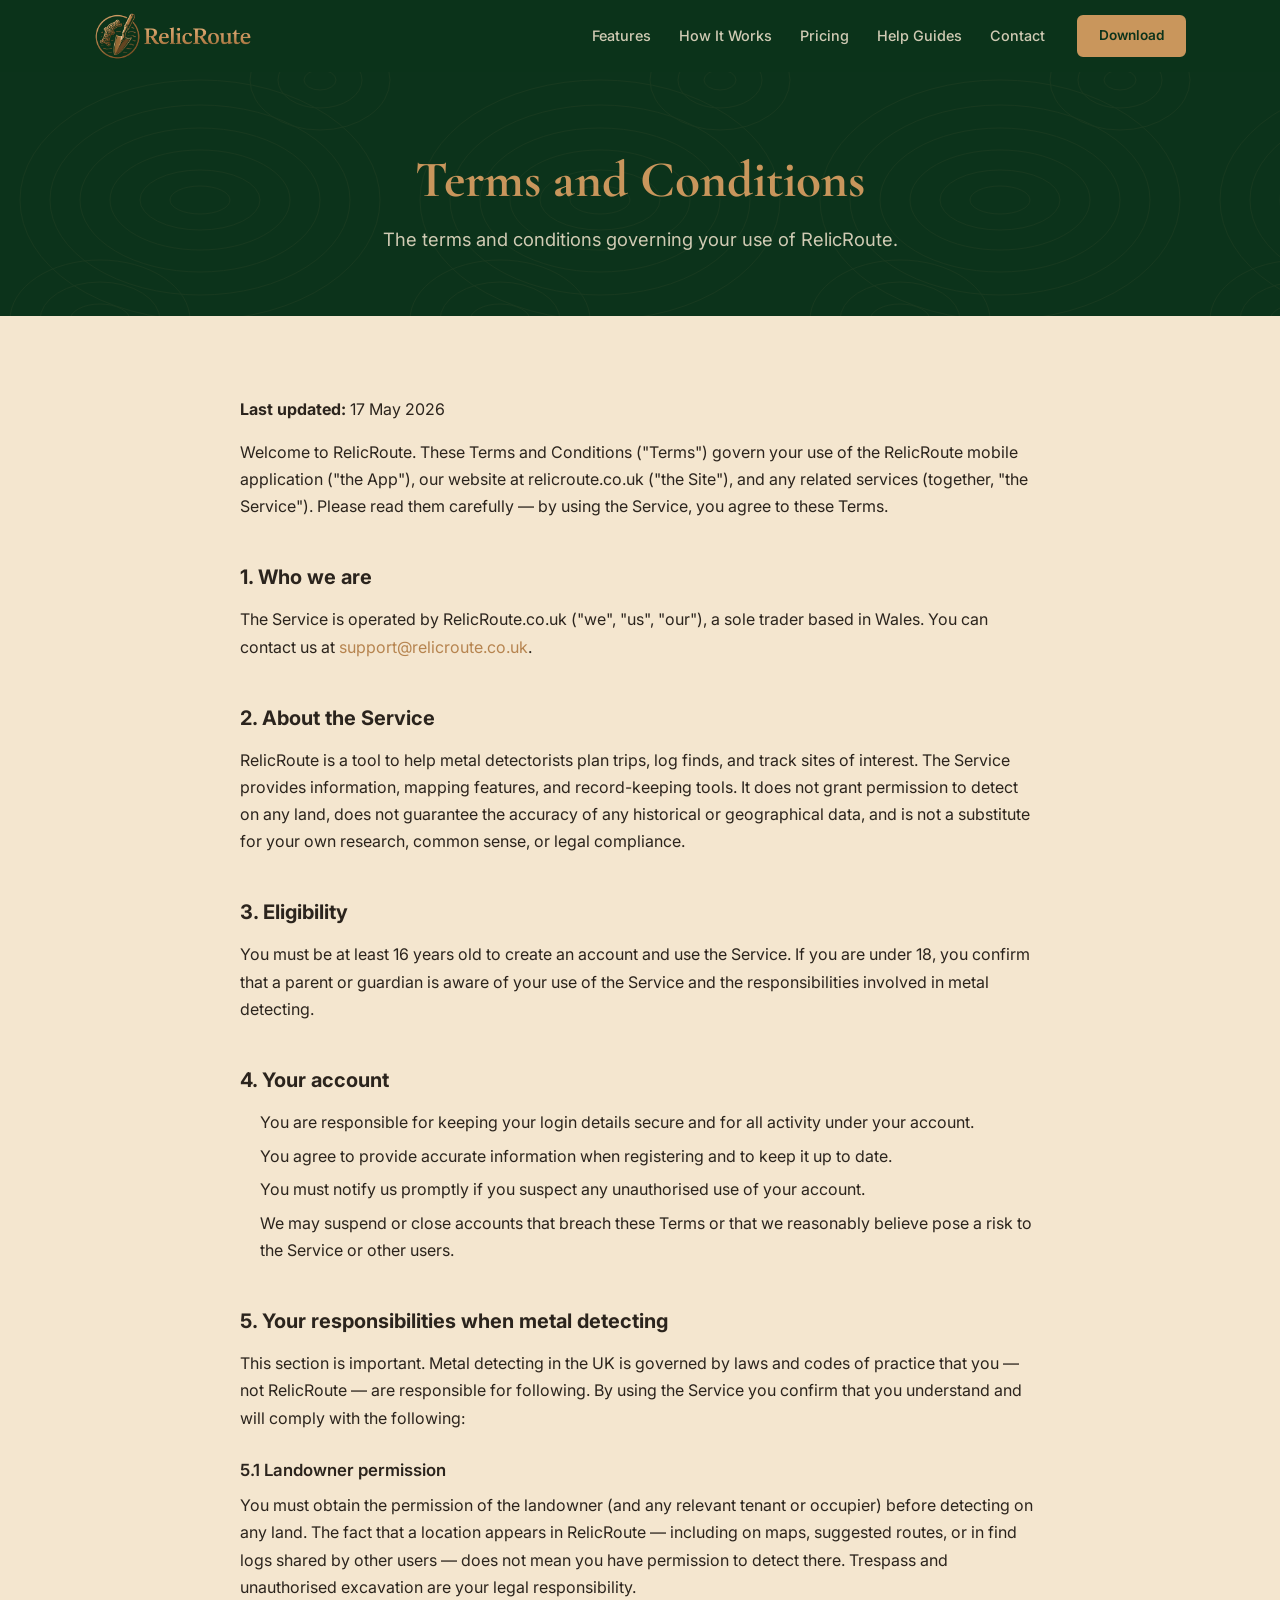
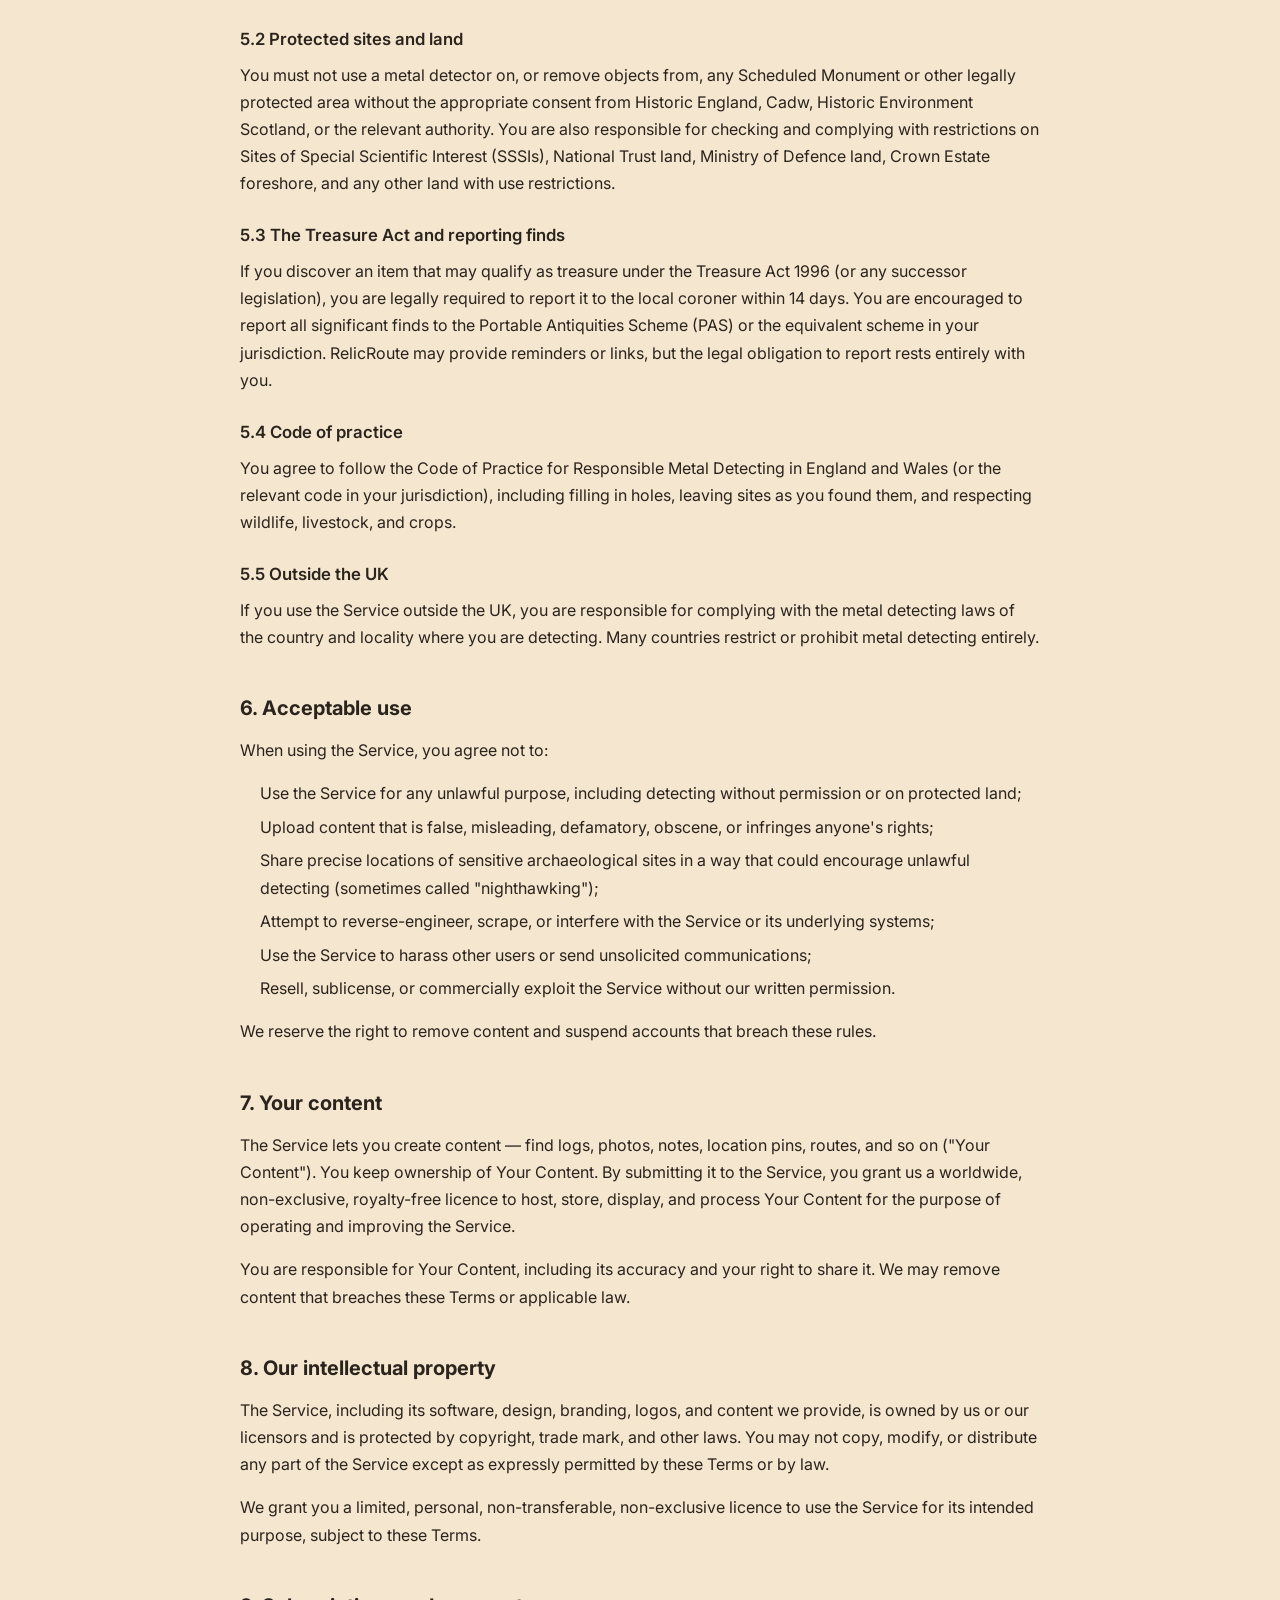
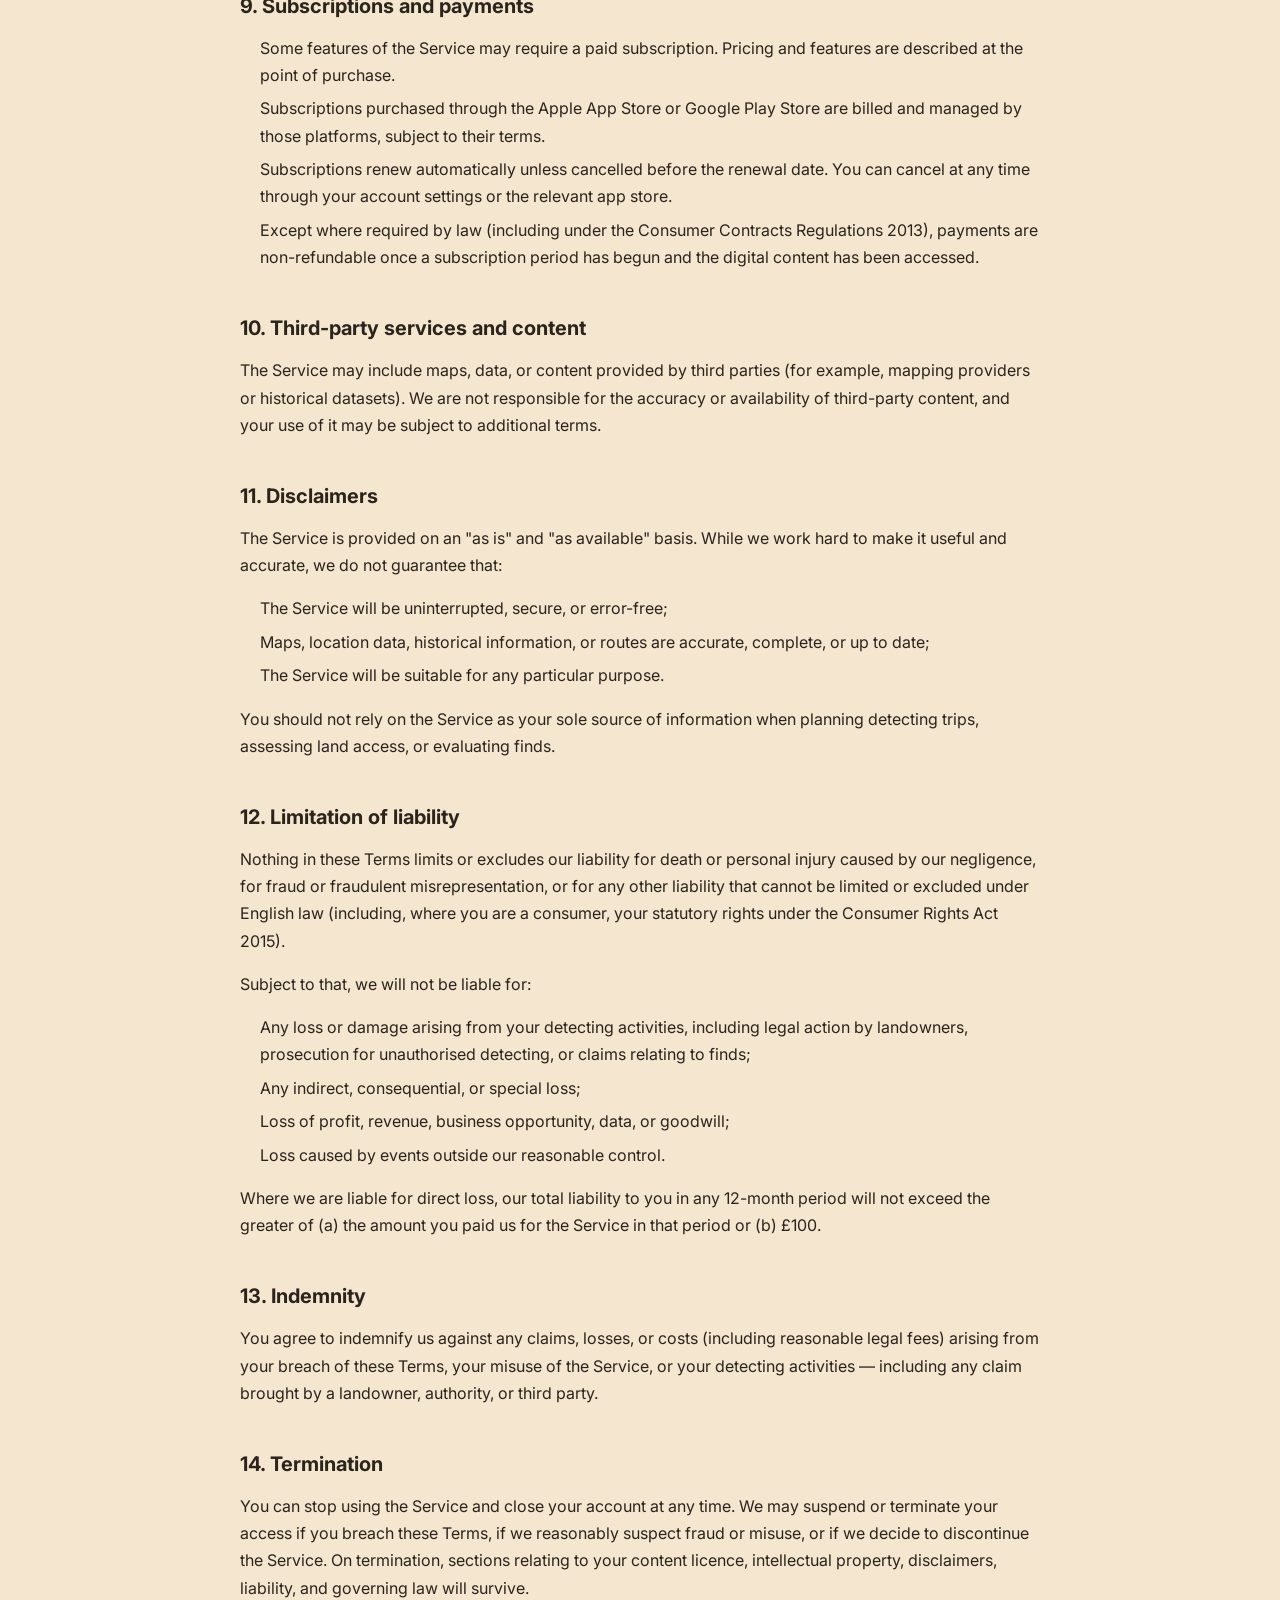
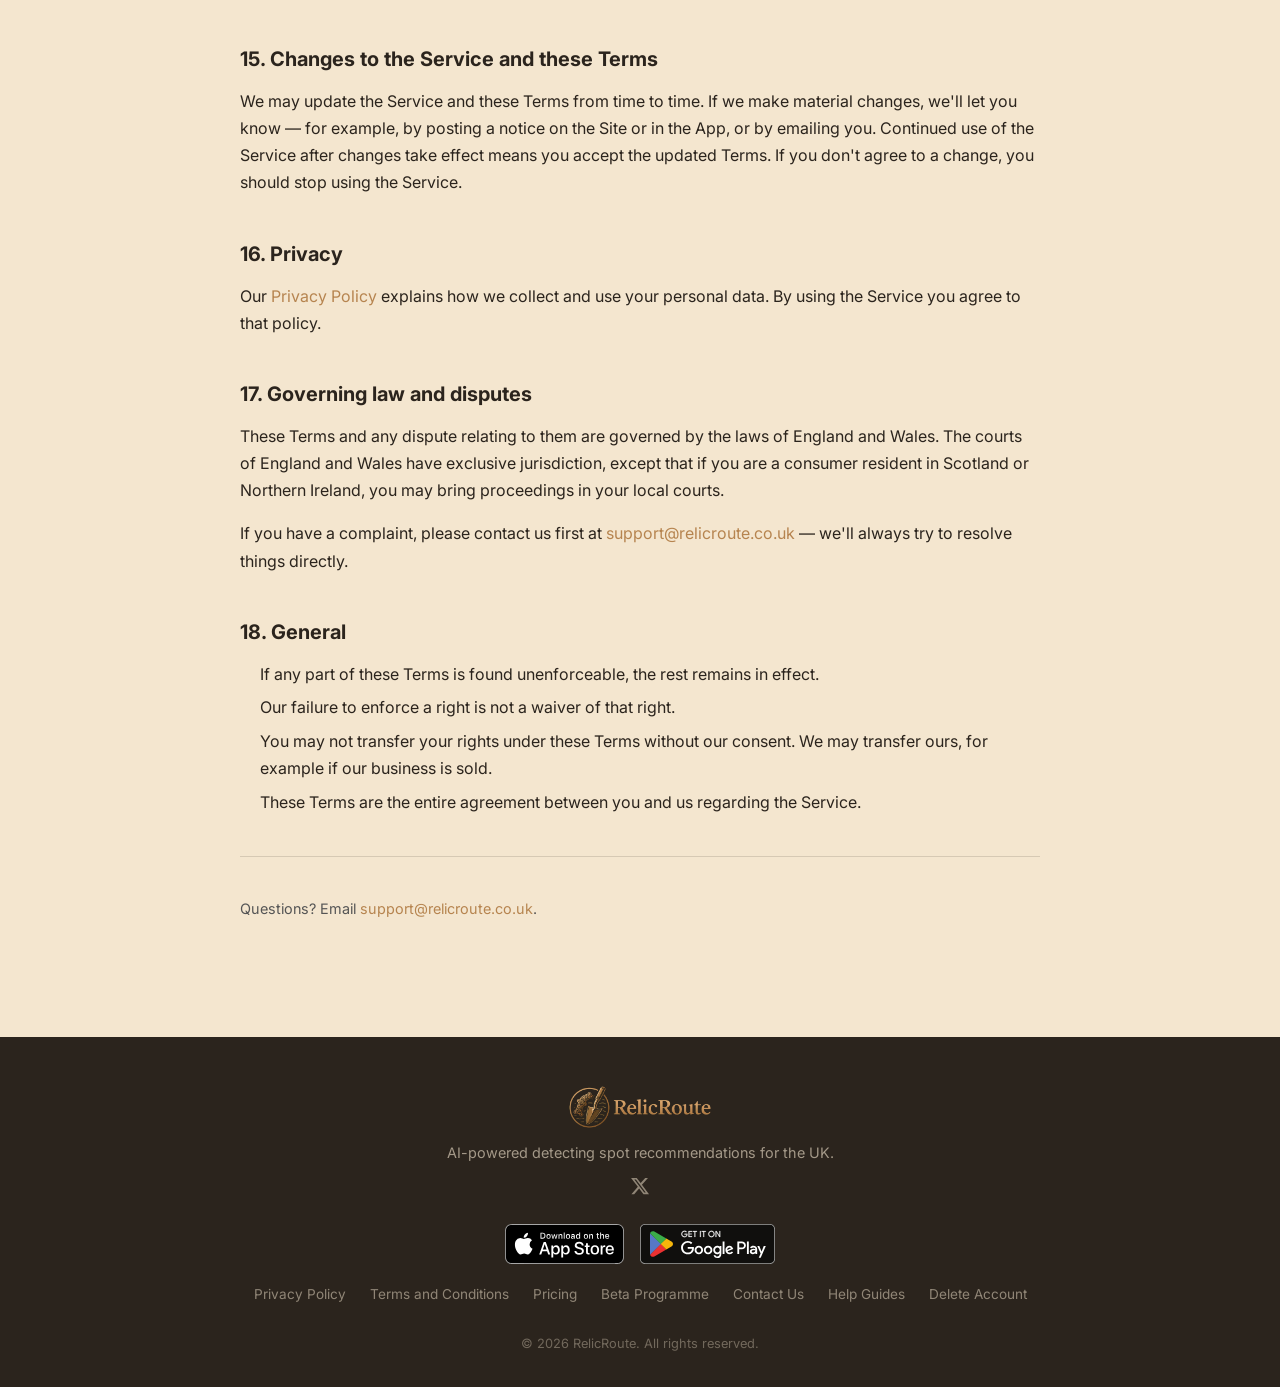
<file: terms.html>
<!DOCTYPE html>
<html lang="en-GB">
<head>
  <meta charset="UTF-8">
  <meta name="viewport" content="width=device-width, initial-scale=1.0">
  <meta name="apple-itunes-app" content="app-id=6799253953">
  <meta name="description" content="Terms and Conditions for using the RelicRoute app and website.">
  <meta name="robots" content="index, follow">
  <meta name="author" content="RelicRoute">
  <meta name="google-site-verification" content="62xCfvaOAFISEsQDNZ6DNPzke8ZOVSslEIPbZOKiRK8">
  <title>Terms and Conditions — RelicRoute</title>

  <link rel="canonical" href="https://www.relicroute.co.uk/terms.html">

  <!-- Open Graph -->
  <meta property="og:title" content="Terms and Conditions — RelicRoute">
  <meta property="og:description" content="Terms and Conditions for using the RelicRoute app and website.">
  <meta property="og:type" content="website">
  <meta property="og:url" content="https://www.relicroute.co.uk/terms.html">
  <meta property="og:image" content="https://www.relicroute.co.uk/relicroute-logo.png">
  <meta property="og:site_name" content="RelicRoute">
  <meta property="og:locale" content="en_GB">

  <!-- Twitter Card -->
  <meta name="twitter:card" content="summary">
  <meta name="twitter:title" content="Terms and Conditions — RelicRoute">
  <meta name="twitter:description" content="Terms and Conditions for using the RelicRoute app and website.">
  <meta name="twitter:image" content="https://www.relicroute.co.uk/relicroute-logo.png">

  <link rel="preconnect" href="https://fonts.googleapis.com">
  <link rel="preconnect" href="https://fonts.gstatic.com" crossorigin>
  <link href="https://fonts.googleapis.com/css2?family=Cormorant+Garamond:ital,wght@0,400;0,600;0,700;1,400&family=Inter:wght@400;500;600;700&display=swap" rel="stylesheet">

  <link rel="icon" type="image/png" href="RelicRoute Logo.png">
  <link rel="apple-touch-icon" href="relicroute-logo.png">
  <link rel="stylesheet" href="css/styles.css">
</head>
<body>

  <!-- Navigation -->
  <header class="site-header" id="site-header">
    <nav class="nav-container">
      <a href="index.html" class="nav-logo">
        <img src="relicroute-logo.png" alt="RelicRoute" width="200" height="auto">
      </a>
      <button class="nav-toggle" aria-label="Toggle navigation" aria-expanded="false">
        <span class="hamburger"></span>
      </button>
      <div class="nav-menu">
        <ul class="nav-links">
          <li><a href="index.html#features">Features</a></li>
          <li><a href="index.html#how-it-works">How It Works</a></li>
          <li><a href="pricing.html">Pricing</a></li>
          <li><a href="help.html">Help Guides</a></li>
          <li><a href="contact.html">Contact</a></li>
        </ul>
        <a href="index.html#download" class="btn btn-bronze btn-sm js-smart-download">Download</a>
      </div>
    </nav>
  </header>

  <main>

    <!-- Page Hero -->
    <section class="page-hero">
      <div class="contour-bg" aria-hidden="true"></div>
      <div class="container page-hero-content">
        <h1 class="page-hero-headline">Terms and Conditions</h1>
        <p class="page-hero-sub">The terms and conditions governing your use of RelicRoute.</p>
      </div>
    </section>

    <!-- Terms Content -->
    <section class="contact-section">
      <div class="container">
        <div class="legal-content" style="max-width: 800px; margin: 0 auto;">

          <p><strong>Last updated:</strong> 17 May 2026</p>

          <p>Welcome to RelicRoute. These Terms and Conditions ("Terms") govern your use of the RelicRoute mobile application ("the App"), our website at relicroute.co.uk ("the Site"), and any related services (together, "the Service"). Please read them carefully — by using the Service, you agree to these Terms.</p>

          <h2>1. Who we are</h2>
          <p>The Service is operated by RelicRoute.co.uk ("we", "us", "our"), a sole trader based in Wales. You can contact us at <a href="mailto:support@relicroute.co.uk">support@relicroute.co.uk</a>.</p>

          <h2>2. About the Service</h2>
          <p>RelicRoute is a tool to help metal detectorists plan trips, log finds, and track sites of interest. The Service provides information, mapping features, and record-keeping tools. It does not grant permission to detect on any land, does not guarantee the accuracy of any historical or geographical data, and is not a substitute for your own research, common sense, or legal compliance.</p>

          <h2>3. Eligibility</h2>
          <p>You must be at least 16 years old to create an account and use the Service. If you are under 18, you confirm that a parent or guardian is aware of your use of the Service and the responsibilities involved in metal detecting.</p>

          <h2>4. Your account</h2>
          <ul>
            <li>You are responsible for keeping your login details secure and for all activity under your account.</li>
            <li>You agree to provide accurate information when registering and to keep it up to date.</li>
            <li>You must notify us promptly if you suspect any unauthorised use of your account.</li>
            <li>We may suspend or close accounts that breach these Terms or that we reasonably believe pose a risk to the Service or other users.</li>
          </ul>

          <h2>5. Your responsibilities when metal detecting</h2>
          <p>This section is important. Metal detecting in the UK is governed by laws and codes of practice that you — not RelicRoute — are responsible for following. By using the Service you confirm that you understand and will comply with the following:</p>

          <h3>5.1 Landowner permission</h3>
          <p>You must obtain the permission of the landowner (and any relevant tenant or occupier) before detecting on any land. The fact that a location appears in RelicRoute — including on maps, suggested routes, or in find logs shared by other users — does not mean you have permission to detect there. Trespass and unauthorised excavation are your legal responsibility.</p>

          <h3>5.2 Protected sites and land</h3>
          <p>You must not use a metal detector on, or remove objects from, any Scheduled Monument or other legally protected area without the appropriate consent from Historic England, Cadw, Historic Environment Scotland, or the relevant authority. You are also responsible for checking and complying with restrictions on Sites of Special Scientific Interest (SSSIs), National Trust land, Ministry of Defence land, Crown Estate foreshore, and any other land with use restrictions.</p>

          <h3>5.3 The Treasure Act and reporting finds</h3>
          <p>If you discover an item that may qualify as treasure under the Treasure Act 1996 (or any successor legislation), you are legally required to report it to the local coroner within 14 days. You are encouraged to report all significant finds to the Portable Antiquities Scheme (PAS) or the equivalent scheme in your jurisdiction. RelicRoute may provide reminders or links, but the legal obligation to report rests entirely with you.</p>

          <h3>5.4 Code of practice</h3>
          <p>You agree to follow the Code of Practice for Responsible Metal Detecting in England and Wales (or the relevant code in your jurisdiction), including filling in holes, leaving sites as you found them, and respecting wildlife, livestock, and crops.</p>

          <h3>5.5 Outside the UK</h3>
          <p>If you use the Service outside the UK, you are responsible for complying with the metal detecting laws of the country and locality where you are detecting. Many countries restrict or prohibit metal detecting entirely.</p>

          <h2>6. Acceptable use</h2>
          <p>When using the Service, you agree not to:</p>
          <ul>
            <li>Use the Service for any unlawful purpose, including detecting without permission or on protected land;</li>
            <li>Upload content that is false, misleading, defamatory, obscene, or infringes anyone's rights;</li>
            <li>Share precise locations of sensitive archaeological sites in a way that could encourage unlawful detecting (sometimes called "nighthawking");</li>
            <li>Attempt to reverse-engineer, scrape, or interfere with the Service or its underlying systems;</li>
            <li>Use the Service to harass other users or send unsolicited communications;</li>
            <li>Resell, sublicense, or commercially exploit the Service without our written permission.</li>
          </ul>
          <p>We reserve the right to remove content and suspend accounts that breach these rules.</p>

          <h2>7. Your content</h2>
          <p>The Service lets you create content — find logs, photos, notes, location pins, routes, and so on ("Your Content"). You keep ownership of Your Content. By submitting it to the Service, you grant us a worldwide, non-exclusive, royalty-free licence to host, store, display, and process Your Content for the purpose of operating and improving the Service.</p>
          <p>You are responsible for Your Content, including its accuracy and your right to share it. We may remove content that breaches these Terms or applicable law.</p>

          <h2>8. Our intellectual property</h2>
          <p>The Service, including its software, design, branding, logos, and content we provide, is owned by us or our licensors and is protected by copyright, trade mark, and other laws. You may not copy, modify, or distribute any part of the Service except as expressly permitted by these Terms or by law.</p>
          <p>We grant you a limited, personal, non-transferable, non-exclusive licence to use the Service for its intended purpose, subject to these Terms.</p>

          <h2>9. Subscriptions and payments</h2>
          <ul>
            <li>Some features of the Service may require a paid subscription. Pricing and features are described at the point of purchase.</li>
            <li>Subscriptions purchased through the Apple App Store or Google Play Store are billed and managed by those platforms, subject to their terms.</li>
            <li>Subscriptions renew automatically unless cancelled before the renewal date. You can cancel at any time through your account settings or the relevant app store.</li>
            <li>Except where required by law (including under the Consumer Contracts Regulations 2013), payments are non-refundable once a subscription period has begun and the digital content has been accessed.</li>
          </ul>

          <h2>10. Third-party services and content</h2>
          <p>The Service may include maps, data, or content provided by third parties (for example, mapping providers or historical datasets). We are not responsible for the accuracy or availability of third-party content, and your use of it may be subject to additional terms.</p>

          <h2>11. Disclaimers</h2>
          <p>The Service is provided on an "as is" and "as available" basis. While we work hard to make it useful and accurate, we do not guarantee that:</p>
          <ul>
            <li>The Service will be uninterrupted, secure, or error-free;</li>
            <li>Maps, location data, historical information, or routes are accurate, complete, or up to date;</li>
            <li>The Service will be suitable for any particular purpose.</li>
          </ul>
          <p>You should not rely on the Service as your sole source of information when planning detecting trips, assessing land access, or evaluating finds.</p>

          <h2>12. Limitation of liability</h2>
          <p>Nothing in these Terms limits or excludes our liability for death or personal injury caused by our negligence, for fraud or fraudulent misrepresentation, or for any other liability that cannot be limited or excluded under English law (including, where you are a consumer, your statutory rights under the Consumer Rights Act 2015).</p>
          <p>Subject to that, we will not be liable for:</p>
          <ul>
            <li>Any loss or damage arising from your detecting activities, including legal action by landowners, prosecution for unauthorised detecting, or claims relating to finds;</li>
            <li>Any indirect, consequential, or special loss;</li>
            <li>Loss of profit, revenue, business opportunity, data, or goodwill;</li>
            <li>Loss caused by events outside our reasonable control.</li>
          </ul>
          <p>Where we are liable for direct loss, our total liability to you in any 12-month period will not exceed the greater of (a) the amount you paid us for the Service in that period or (b) £100.</p>

          <h2>13. Indemnity</h2>
          <p>You agree to indemnify us against any claims, losses, or costs (including reasonable legal fees) arising from your breach of these Terms, your misuse of the Service, or your detecting activities — including any claim brought by a landowner, authority, or third party.</p>

          <h2>14. Termination</h2>
          <p>You can stop using the Service and close your account at any time. We may suspend or terminate your access if you breach these Terms, if we reasonably suspect fraud or misuse, or if we decide to discontinue the Service. On termination, sections relating to your content licence, intellectual property, disclaimers, liability, and governing law will survive.</p>

          <h2>15. Changes to the Service and these Terms</h2>
          <p>We may update the Service and these Terms from time to time. If we make material changes, we'll let you know — for example, by posting a notice on the Site or in the App, or by emailing you. Continued use of the Service after changes take effect means you accept the updated Terms. If you don't agree to a change, you should stop using the Service.</p>

          <h2>16. Privacy</h2>
          <p>Our <a href="privacy.html">Privacy Policy</a> explains how we collect and use your personal data. By using the Service you agree to that policy.</p>

          <h2>17. Governing law and disputes</h2>
          <p>These Terms and any dispute relating to them are governed by the laws of England and Wales. The courts of England and Wales have exclusive jurisdiction, except that if you are a consumer resident in Scotland or Northern Ireland, you may bring proceedings in your local courts.</p>
          <p>If you have a complaint, please contact us first at <a href="mailto:support@relicroute.co.uk">support@relicroute.co.uk</a> — we'll always try to resolve things directly.</p>

          <h2>18. General</h2>
          <ul>
            <li>If any part of these Terms is found unenforceable, the rest remains in effect.</li>
            <li>Our failure to enforce a right is not a waiver of that right.</li>
            <li>You may not transfer your rights under these Terms without our consent. We may transfer ours, for example if our business is sold.</li>
            <li>These Terms are the entire agreement between you and us regarding the Service.</li>
          </ul>

          <hr style="border: none; border-top: 1px solid rgba(43, 36, 29, 0.15); margin: 2.5rem 0;">
          <p style="color: #555; font-size: 0.9rem;">Questions? Email <a href="mailto:support@relicroute.co.uk">support@relicroute.co.uk</a>.</p>

        </div>
      </div>
    </section>

  </main>

  <!-- Footer -->
  <footer class="site-footer">
    <div class="container footer-inner">
      <div class="footer-brand">
        <img src="relicroute-logo.png" alt="RelicRoute" class="footer-logo" width="160">
        <p class="footer-tagline">AI-powered detecting spot recommendations for the UK.</p>
        <a href="https://x.com/RelicRoute" target="_blank" rel="noopener noreferrer" aria-label="Follow us on X" class="footer-social-link">
          <svg width="20" height="20" viewBox="0 0 24 24" fill="currentColor" aria-hidden="true"><path d="M18.244 2.25h3.308l-7.227 8.26 8.502 11.24H16.17l-5.214-6.817L4.99 21.75H1.68l7.73-8.835L1.254 2.25H8.08l4.713 6.231zm-1.161 17.52h1.833L7.084 4.126H5.117z"/></svg>
        </a>
        <div class="store-badges store-badges--footer">
          <a href="https://apps.apple.com/us/app/relicroute/id6799253953" class="store-badge" data-store="ios" target="_blank" rel="noopener noreferrer">
            <img src="images/app-store-badge.svg" alt="Download on the App Store" width="120" height="40" loading="lazy">
          </a>
          <a href="https://play.google.com/store/apps/details?id=com.relicroute.app&amp;pcampaignid=web_share" class="store-badge" data-store="android" target="_blank" rel="noopener noreferrer">
            <img src="images/google-play-badge.svg" alt="Get it on Google Play" width="135" height="40" loading="lazy">
          </a>
        </div>
      </div>
      <nav class="footer-links" aria-label="Footer navigation">
        <a href="privacy.html">Privacy Policy</a>
        <a href="terms.html">Terms and Conditions</a>
        <a href="pricing.html">Pricing</a>
        <a href="beta.html">Beta Programme</a>
        <a href="contact.html">Contact Us</a>
        <a href="help.html">Help Guides</a>
        <a href="delete-account.html">Delete Account</a>
      </nav>
      <p class="footer-copy">&copy; 2026 RelicRoute. All rights reserved.</p>
    </div>
  </footer>

  <script src="js/main.js"></script>
</body>
</html>
</file>
<file: css/styles.css>
/* ===================================================
   RelicRoute Marketing Site — Styles
   Brand: Heritage green, bronze, parchment
   Fonts: Cormorant Garamond (display), Inter (body)
   =================================================== */

/* --- Custom Properties --- */
:root {
  --relic-green: #0C331B;
  --brand-bronze: #C9965C;
  --deep-bronze: #B6844F;
  --moss-green: #1E4A2A;
  --parchment: #F4E6CF;
  --charcoal-earth: #2B241D;
  --white: #FFFFFF;

  --font-display: 'Cormorant Garamond', Georgia, 'Times New Roman', serif;
  --font-body: 'Inter', -apple-system, BlinkMacSystemFont, 'Segoe UI', Roboto, sans-serif;

  --max-width: 1140px;
  --header-height: 72px;

  --ease-out: cubic-bezier(0.25, 0.46, 0.45, 0.94);
}

/* --- Reset --- */
*,
*::before,
*::after {
  margin: 0;
  padding: 0;
  box-sizing: border-box;
}

html {
  scroll-behavior: smooth;
  -webkit-text-size-adjust: 100%;
}

body {
  font-family: var(--font-body);
  font-size: 16px;
  line-height: 1.6;
  color: var(--charcoal-earth);
  background: var(--relic-green);
  -webkit-font-smoothing: antialiased;
  -moz-osx-font-smoothing: grayscale;
}

img {
  max-width: 100%;
  height: auto;
  display: block;
}

a {
  color: inherit;
  text-decoration: none;
}

ul {
  list-style: none;
}

/* --- Utilities --- */
.container {
  width: 100%;
  max-width: var(--max-width);
  margin: 0 auto;
  padding: 0 24px;
}

/* --- Buttons --- */
.btn {
  display: inline-flex;
  align-items: center;
  gap: 10px;
  font-family: var(--font-body);
  font-weight: 600;
  font-size: 0.95rem;
  border: 2px solid var(--brand-bronze);
  border-radius: 6px;
  padding: 12px 28px;
  cursor: pointer;
  transition: background 0.25s var(--ease-out), color 0.25s var(--ease-out), transform 0.2s var(--ease-out);
  text-align: center;
  justify-content: center;
}

.btn:hover {
  transform: translateY(-1px);
}

.btn:active {
  transform: translateY(0);
}

.btn-bronze {
  background: var(--brand-bronze);
  color: var(--relic-green);
  border-color: var(--brand-bronze);
}

.btn-bronze:hover {
  background: var(--deep-bronze);
  border-color: var(--deep-bronze);
}

.btn-store {
  background: transparent;
  color: var(--parchment);
  border-color: var(--brand-bronze);
  font-size: 0.9rem;
  padding: 14px 24px;
}

.btn-store:hover {
  background: var(--brand-bronze);
  color: var(--relic-green);
}

.btn-store svg {
  flex-shrink: 0;
}

.btn-sm {
  padding: 8px 20px;
  font-size: 0.85rem;
}

.btn-lg {
  padding: 16px 40px;
  font-size: 1.1rem;
}

.btn-beta {
  background: transparent;
  color: var(--parchment);
  border-color: var(--brand-bronze);
  font-size: 0.9rem;
  padding: 14px 24px;
}

.btn-beta:hover {
  background: var(--brand-bronze);
  color: var(--relic-green);
}

.btn-beta svg {
  flex-shrink: 0;
}

/* --- Contour Background Texture --- */
.contour-bg {
  position: absolute;
  inset: 0;
  pointer-events: none;
  opacity: 0.06;
  background-image: url("data:image/svg+xml,%3Csvg xmlns='http://www.w3.org/2000/svg' width='400' height='400' viewBox='0 0 400 400'%3E%3Cg fill='none' stroke='%23C9965C' stroke-width='1'%3E%3Cellipse cx='200' cy='200' rx='180' ry='120'/%3E%3Cellipse cx='200' cy='200' rx='150' ry='95'/%3E%3Cellipse cx='200' cy='200' rx='120' ry='72'/%3E%3Cellipse cx='200' cy='200' rx='90' ry='50'/%3E%3Cellipse cx='200' cy='200' rx='60' ry='30'/%3E%3Cellipse cx='200' cy='200' rx='30' ry='14'/%3E%3Cellipse cx='100' cy='320' rx='90' ry='60'/%3E%3Cellipse cx='100' cy='320' rx='60' ry='38'/%3E%3Cellipse cx='100' cy='320' rx='30' ry='16'/%3E%3Cellipse cx='320' cy='80' rx='70' ry='50'/%3E%3Cellipse cx='320' cy='80' rx='42' ry='28'/%3E%3Cellipse cx='320' cy='80' rx='16' ry='10'/%3E%3C/g%3E%3C/svg%3E");
  background-size: 400px 400px;
}

/* ===================================================
   HEADER / NAVIGATION
   =================================================== */
.site-header {
  position: fixed;
  top: 0;
  left: 0;
  right: 0;
  z-index: 100;
  height: var(--header-height);
  background: rgba(12, 51, 27, 0.9);
  backdrop-filter: blur(12px);
  -webkit-backdrop-filter: blur(12px);
  transition: background 0.3s var(--ease-out), box-shadow 0.3s var(--ease-out);
}

.site-header.scrolled {
  background: rgba(12, 51, 27, 0.97);
  box-shadow: 0 2px 20px rgba(0, 0, 0, 0.3);
}

.nav-container {
  max-width: var(--max-width);
  margin: 0 auto;
  padding: 0 24px;
  height: 100%;
  display: flex;
  align-items: center;
  justify-content: space-between;
}

.nav-logo img {
  height: 48px;
  width: auto;
}

.nav-menu {
  display: flex;
  align-items: center;
  gap: 32px;
}

.nav-links {
  display: flex;
  gap: 28px;
}

.nav-links a {
  font-size: 0.9rem;
  font-weight: 500;
  color: var(--parchment);
  opacity: 0.85;
  transition: opacity 0.2s, color 0.2s;
}

.nav-links a:hover {
  opacity: 1;
  color: var(--brand-bronze);
}

/* Hamburger */
.nav-toggle {
  display: none;
  background: none;
  border: none;
  cursor: pointer;
  width: 32px;
  height: 32px;
  position: relative;
  z-index: 110;
}

.hamburger,
.hamburger::before,
.hamburger::after {
  display: block;
  width: 24px;
  height: 2px;
  background: var(--parchment);
  border-radius: 2px;
  transition: transform 0.3s var(--ease-out), opacity 0.2s;
  position: absolute;
  left: 4px;
}

.hamburger {
  top: 50%;
  transform: translateY(-50%);
}

.hamburger::before {
  content: '';
  top: -7px;
}

.hamburger::after {
  content: '';
  top: 7px;
}

.nav-toggle[aria-expanded="true"] .hamburger {
  background: transparent;
}

.nav-toggle[aria-expanded="true"] .hamburger::before {
  top: 0;
  transform: rotate(45deg);
}

.nav-toggle[aria-expanded="true"] .hamburger::after {
  top: 0;
  transform: rotate(-45deg);
}

/* ===================================================
   HERO
   =================================================== */
.hero {
  position: relative;
  background: var(--relic-green);
  padding: calc(var(--header-height) + 80px) 0 100px;
  overflow: hidden;
  min-height: 85vh;
  display: flex;
  align-items: center;
}

.hero-content {
  position: relative;
  z-index: 1;
  text-align: center;
  max-width: 780px;
  margin: 0 auto;
}

.hero-headline {
  font-family: var(--font-display);
  font-weight: 700;
  font-size: clamp(2.4rem, 6vw, 4.2rem);
  line-height: 1.1;
  color: var(--brand-bronze);
  margin-bottom: 24px;
  letter-spacing: -0.01em;
}

.hero-sub {
  font-size: clamp(1rem, 2.2vw, 1.2rem);
  color: var(--parchment);
  opacity: 0.9;
  line-height: 1.7;
  margin-bottom: 40px;
  max-width: 640px;
  margin-left: auto;
  margin-right: auto;
}

.hero-ctas {
  display: flex;
  flex-wrap: wrap;
  gap: 16px;
  justify-content: center;
  margin-bottom: 20px;
}

.hero-quote {
  border-left: 3px solid var(--brand-bronze);
  padding-left: 20px;
  display: inline-block;
  text-align: left;
}

.hero-quote p {
  font-family: var(--font-display);
  font-style: italic;
  font-size: 1.15rem;
  color: var(--parchment);
  opacity: 0.8;
  line-height: 1.6;
}

/* --- Hero Screenshots --- */
.hero-screenshots {
  display: flex;
  justify-content: center;
  align-items: flex-end;
  gap: 24px;
  margin-top: 56px;
}

.phone-frame {
  width: 180px;
  flex-shrink: 0;
}

.phone-frame--featured {
  width: 210px;
}

.screenshot-placeholder {
  aspect-ratio: 9 / 19;
  background: var(--moss-green);
  border: 2px solid rgba(201, 150, 92, 0.25);
  border-radius: 24px;
  display: flex;
  flex-direction: column;
  align-items: center;
  justify-content: center;
  gap: 12px;
  color: var(--brand-bronze);
  padding: 20px;
  text-align: center;
}

.screenshot-placeholder span {
  font-family: var(--font-body);
  font-size: 0.8rem;
  font-weight: 500;
  opacity: 0.7;
}

.screenshot-placeholder svg {
  opacity: 0.5;
}

.screenshot-placeholder--light {
  background: var(--white);
  border-color: rgba(43, 36, 29, 0.12);
  color: var(--charcoal-earth);
}

.phone-screenshot {
  width: 100%;
  aspect-ratio: 9 / 19;
  object-fit: cover;
  border-radius: 24px;
  border: 2px solid rgba(201, 150, 92, 0.25);
  display: block;
}

.phone-screenshot--light {
  border-color: rgba(43, 36, 29, 0.12);
}

/* ===================================================
   PROBLEM / SOLUTION
   =================================================== */
.problem-solution {
  background: var(--parchment);
  padding: 100px 0;
}

.section-heading {
  font-family: var(--font-display);
  font-weight: 700;
  font-size: clamp(1.8rem, 4vw, 2.8rem);
  line-height: 1.2;
  color: var(--charcoal-earth);
  margin-bottom: 40px;
  text-align: center;
  letter-spacing: -0.01em;
}

.section-heading--light {
  color: var(--brand-bronze);
}

.problem-solution-body {
  max-width: 720px;
  margin: 0 auto;
  text-align: center;
}

.problem-solution-body p {
  font-size: 1.05rem;
  line-height: 1.8;
  margin-bottom: 20px;
  color: var(--charcoal-earth);
}

.problem-solution-body p:last-child {
  margin-bottom: 0;
}

.problem-solution-body strong {
  color: var(--relic-green);
}

/* ===================================================
   FEATURES
   =================================================== */
.features {
  position: relative;
  background: var(--relic-green);
  padding: 100px 0;
  overflow: hidden;
}

.features-grid {
  display: grid;
  grid-template-columns: 1fr;
  gap: 24px;
  margin-top: 16px;
}

.feature-card {
  background: var(--moss-green);
  border: 1px solid rgba(201, 150, 92, 0.15);
  border-radius: 12px;
  padding: 36px 32px;
  transition: transform 0.3s var(--ease-out), border-color 0.3s;
}

.feature-card:hover {
  transform: translateY(-4px);
  border-color: rgba(201, 150, 92, 0.35);
}

.feature-icon {
  margin-bottom: 20px;
}

.feature-icon svg {
  width: 48px;
  height: 48px;
}

.feature-title {
  font-family: var(--font-display);
  font-weight: 700;
  font-size: 1.4rem;
  color: var(--brand-bronze);
  margin-bottom: 12px;
  line-height: 1.3;
}

.feature-desc {
  font-size: 0.95rem;
  line-height: 1.7;
  color: var(--parchment);
  opacity: 0.85;
}

/* ===================================================
   APP PREVIEW
   =================================================== */
.app-preview {
  background: var(--parchment);
  padding: 100px 0;
}

.app-preview-sub {
  text-align: center;
  font-size: 1.1rem;
  line-height: 1.7;
  color: var(--charcoal-earth);
  opacity: 0.85;
  max-width: 600px;
  margin: -20px auto 48px;
}

.app-preview-grid {
  display: grid;
  grid-template-columns: 1fr;
  gap: 40px;
  max-width: 1000px;
  margin: 0 auto;
}

.preview-item {
  text-align: center;
}

.preview-phone {
  max-width: 240px;
  margin: 0 auto 20px;
}

.preview-label {
  font-family: var(--font-display);
  font-weight: 700;
  font-size: 1.2rem;
  color: var(--charcoal-earth);
  margin-bottom: 8px;
}

.preview-desc {
  font-size: 0.9rem;
  line-height: 1.6;
  color: var(--charcoal-earth);
  opacity: 0.75;
  max-width: 280px;
  margin: 0 auto;
}

/* ===================================================
   HOW IT WORKS
   =================================================== */
.how-it-works {
  background: var(--parchment);
  padding: 100px 0;
}

.steps {
  display: flex;
  flex-direction: column;
  align-items: center;
  gap: 16px;
  margin-top: 16px;
}

.step {
  text-align: center;
  max-width: 320px;
  padding: 24px;
}

.step-number {
  display: inline-flex;
  align-items: center;
  justify-content: center;
  width: 56px;
  height: 56px;
  border-radius: 50%;
  background: var(--relic-green);
  color: var(--brand-bronze);
  font-family: var(--font-display);
  font-weight: 700;
  font-size: 1.6rem;
  margin-bottom: 16px;
}

.step-title {
  font-family: var(--font-display);
  font-weight: 700;
  font-size: 1.25rem;
  color: var(--charcoal-earth);
  margin-bottom: 10px;
  line-height: 1.3;
}

.step-desc {
  font-size: 0.95rem;
  line-height: 1.7;
  color: var(--charcoal-earth);
  opacity: 0.85;
}

.step-connector {
  display: flex;
  align-items: center;
  justify-content: center;
  transform: rotate(90deg);
}

/* ===================================================
   PRICING / CTA
   =================================================== */
.pricing {
  position: relative;
  background: var(--relic-green);
  padding: 100px 0;
  overflow: hidden;
}

.pricing-content {
  position: relative;
  z-index: 1;
  text-align: center;
  max-width: 680px;
  margin: 0 auto;
}

.pricing-body {
  font-size: 1.1rem;
  line-height: 1.8;
  color: var(--parchment);
  opacity: 0.9;
  margin-bottom: 40px;
}

.pricing-body strong {
  color: var(--brand-bronze);
}

.pricing-ctas {
  display: flex;
  justify-content: center;
}

/* ===================================================
   PRICING CARDS
   =================================================== */

/* Pricing teaser on index.html (dark bg) */
.pricing-teaser {
  position: relative;
  background: var(--relic-green);
  padding: 100px 0;
  overflow: hidden;
}

/* Pricing section on pricing.html (light bg) */
.pricing-section {
  background: var(--parchment);
  padding: 100px 0;
}

/* Card grid */
.pricing-cards {
  display: grid;
  grid-template-columns: 1fr;
  gap: 24px;
  max-width: 1000px;
  margin: 0 auto;
}

/* Individual card */
.pricing-card {
  position: relative;
  background: var(--moss-green);
  border: 1px solid rgba(201, 150, 92, 0.15);
  border-radius: 12px;
  padding: 36px 32px;
  display: flex;
  flex-direction: column;
  transition: transform 0.3s var(--ease-out), border-color 0.3s;
}

.pricing-card:hover {
  transform: translateY(-4px);
  border-color: rgba(201, 150, 92, 0.35);
}

/* On light backgrounds, cards use white */
.pricing-section .pricing-card {
  background: var(--white);
  border-color: rgba(43, 36, 29, 0.08);
}

.pricing-section .pricing-card:hover {
  border-color: var(--brand-bronze);
}

/* Recommended card variant */
.pricing-card--recommended {
  border-color: var(--brand-bronze);
  border-width: 2px;
}

.pricing-section .pricing-card--recommended {
  border-color: var(--brand-bronze);
  box-shadow: 0 8px 32px rgba(201, 150, 92, 0.15);
}

/* Badge on recommended card */
.pricing-card-badge {
  position: absolute;
  top: -12px;
  left: 50%;
  transform: translateX(-50%);
  background: var(--brand-bronze);
  color: var(--relic-green);
  font-family: var(--font-body);
  font-weight: 700;
  font-size: 0.75rem;
  letter-spacing: 0.06em;
  text-transform: uppercase;
  padding: 5px 16px;
  border-radius: 20px;
  white-space: nowrap;
}

/* Card header */
.pricing-card-header {
  margin-bottom: 24px;
  text-align: center;
}

.pricing-card-name {
  font-family: var(--font-display);
  font-weight: 700;
  font-size: 1.4rem;
  color: var(--brand-bronze);
  margin-bottom: 8px;
}

.pricing-section .pricing-card-name {
  color: var(--charcoal-earth);
}

.pricing-amount {
  font-family: var(--font-display);
  font-weight: 700;
  font-size: 2.8rem;
  color: var(--parchment);
  line-height: 1;
}

.pricing-section .pricing-amount {
  color: var(--charcoal-earth);
}

.pricing-period {
  font-size: 1rem;
  color: var(--parchment);
  opacity: 0.7;
  margin-left: 4px;
}

.pricing-section .pricing-period {
  color: var(--charcoal-earth);
  opacity: 0.6;
}

.pricing-savings {
  display: block;
  margin-top: 8px;
  font-size: 0.85rem;
  font-weight: 600;
  color: var(--brand-bronze);
}

/* Card features list */
.pricing-card-features {
  flex: 1;
  list-style: none;
  padding: 0;
  margin-bottom: 24px;
}

.pricing-card-features li {
  position: relative;
  padding-left: 24px;
  margin-bottom: 10px;
  font-size: 0.9rem;
  color: var(--parchment);
  opacity: 0.85;
  line-height: 1.5;
}

.pricing-section .pricing-card-features li {
  color: var(--charcoal-earth);
}

.pricing-card-features li::before {
  content: '';
  position: absolute;
  left: 0;
  top: 5px;
  width: 14px;
  height: 14px;
  background-image: url("data:image/svg+xml,%3Csvg xmlns='http://www.w3.org/2000/svg' width='14' height='14' viewBox='0 0 14 14'%3E%3Cpath d='M2 7l3.5 3.5L12 4' stroke='%23C9965C' stroke-width='2' fill='none' stroke-linecap='round' stroke-linejoin='round'/%3E%3C/svg%3E");
  background-size: contain;
  background-repeat: no-repeat;
}

/* Card CTA button */
.pricing-card-cta {
  margin-top: auto;
  text-align: center;
  display: block;
}

/* Teaser CTA link */
.pricing-teaser-cta {
  text-align: center;
  margin-top: 40px;
}

/* ===================================================
   COMPARISON TABLE
   =================================================== */
.pricing-comparison {
  position: relative;
  background: var(--relic-green);
  padding: 100px 0;
  overflow: hidden;
}

.comparison-table-wrap {
  overflow-x: auto;
  -webkit-overflow-scrolling: touch;
  margin-top: 16px;
}

.comparison-table {
  width: 100%;
  max-width: 700px;
  margin: 0 auto;
  border-collapse: collapse;
  font-size: 0.95rem;
}

.comparison-table th,
.comparison-table td {
  padding: 14px 20px;
  text-align: left;
  border-bottom: 1px solid rgba(201, 150, 92, 0.15);
}

.comparison-table th {
  font-family: var(--font-body);
  font-weight: 700;
  color: var(--brand-bronze);
  font-size: 0.9rem;
  text-transform: uppercase;
  letter-spacing: 0.04em;
}

.comparison-table td {
  color: var(--parchment);
  opacity: 0.85;
}

.comparison-table td:first-child {
  font-weight: 500;
  opacity: 1;
  color: var(--parchment);
}

.comparison-table tbody tr:last-child td {
  border-bottom: none;
}

/* ===================================================
   PRICING FAQ
   =================================================== */
.pricing-faq {
  background: var(--parchment);
  padding: 100px 0;
}

.pricing-faq-list {
  max-width: 800px;
  margin: 0 auto;
}

/* ===================================================
   BETA TEASER (index.html)
   =================================================== */
.beta-teaser {
  position: relative;
  background: var(--relic-green);
  padding: 100px 0;
  overflow: hidden;
}

.beta-teaser-content {
  position: relative;
  z-index: 1;
  text-align: center;
  max-width: 680px;
  margin: 0 auto;
}

.beta-badge {
  display: inline-block;
  background: var(--brand-bronze);
  color: var(--relic-green);
  font-family: var(--font-body);
  font-weight: 700;
  font-size: 0.8rem;
  letter-spacing: 0.08em;
  text-transform: uppercase;
  padding: 6px 20px;
  border-radius: 20px;
  margin-bottom: 24px;
}

.beta-teaser-body {
  font-size: 1.1rem;
  line-height: 1.8;
  color: var(--parchment);
  margin-bottom: 40px;
}

.beta-teaser-body strong {
  color: var(--brand-bronze);
}

.beta-teaser-highlights {
  display: flex;
  justify-content: center;
  flex-wrap: wrap;
  gap: 24px;
  margin-bottom: 40px;
}

.beta-highlight {
  display: flex;
  align-items: center;
  gap: 10px;
  background: var(--moss-green);
  border: 1px solid rgba(201, 150, 92, 0.2);
  border-radius: 8px;
  padding: 12px 20px;
}

.beta-highlight-icon {
  flex-shrink: 0;
}

.beta-highlight-text {
  font-size: 0.9rem;
  font-weight: 600;
  color: var(--brand-bronze);
}

/* ===================================================
   FOOTER
   =================================================== */
.site-footer {
  background: var(--charcoal-earth);
  padding: 48px 0 32px;
}

.footer-inner {
  text-align: center;
}

.footer-logo {
  height: 44px;
  width: auto;
  margin: 0 auto 12px;
}

.footer-tagline {
  font-size: 0.9rem;
  color: var(--parchment);
  opacity: 0.6;
  margin-bottom: 12px;
}

.footer-social-link {
  display: inline-flex;
  align-items: center;
  justify-content: center;
  color: var(--parchment);
  opacity: 0.5;
  transition: opacity 0.2s, color 0.2s;
  margin-bottom: 28px;
}

.footer-social-link:hover {
  opacity: 1;
  color: var(--brand-bronze);
}

.footer-links {
  display: flex;
  justify-content: center;
  flex-wrap: wrap;
  gap: 24px;
  margin-bottom: 28px;
}

.footer-links a {
  font-size: 0.85rem;
  color: var(--parchment);
  opacity: 0.5;
  transition: opacity 0.2s;
}

.footer-links a:hover {
  opacity: 1;
  color: var(--brand-bronze);
}

.footer-copy {
  font-size: 0.8rem;
  color: var(--parchment);
  opacity: 0.35;
}

/* ===================================================
   STORE BADGES (App Store / Google Play)
   =================================================== */
.store-badges {
  display: flex;
  flex-wrap: wrap;
  align-items: center;
  justify-content: center;
  gap: 16px;
}

.store-badge {
  display: inline-block;
  transition: transform 0.2s var(--ease-out);
}

.store-badge:hover {
  transform: translateY(-2px);
}

.store-badge img {
  display: block;
  height: 54px;
  width: auto;
}

.store-badges--footer {
  margin-bottom: 20px;
}

.store-badges--footer .store-badge img {
  height: 40px;
}

/* Show only the matching store badge on detected mobile platforms */
html[data-platform="ios"] .store-badge[data-store="android"],
html[data-platform="android"] .store-badge[data-store="ios"] {
  display: none;
}

.hero-beta-link,
.download-beta-note {
  font-size: 0.95rem;
  color: var(--parchment);
  opacity: 0.8;
  line-height: 1.6;
}

.hero-beta-link {
  margin-bottom: 48px;
}

.download-beta-note {
  margin-top: 28px;
}

.hero-beta-link a,
.download-beta-note a,
.page-hero-note a {
  color: var(--brand-bronze);
  text-decoration: underline;
  text-underline-offset: 3px;
}

.page-hero-note {
  margin-top: 16px;
  font-size: 0.95rem;
  color: var(--parchment);
  opacity: 0.8;
}

/* ===================================================
   SCROLL REVEAL ANIMATIONS
   =================================================== */
.reveal {
  opacity: 0;
  transform: translateY(30px);
  transition: opacity 0.7s var(--ease-out), transform 0.7s var(--ease-out);
}

.reveal.revealed {
  opacity: 1;
  transform: translateY(0);
}

/* Stagger feature cards */
.feature-card.reveal:nth-child(2) { transition-delay: 0.1s; }
.feature-card.reveal:nth-child(3) { transition-delay: 0.2s; }
.feature-card.reveal:nth-child(4) { transition-delay: 0.3s; }

/* Stagger steps */
.step.reveal:nth-child(2) { transition-delay: 0.15s; }
.step.reveal:nth-child(3) { transition-delay: 0.3s; }

@media (prefers-reduced-motion: reduce) {
  .reveal {
    opacity: 1;
    transform: none;
    transition: none;
  }
}

/* ===================================================
   PAGE HERO (Contact & Help pages)
   =================================================== */
.page-hero {
  position: relative;
  background: var(--relic-green);
  padding: calc(var(--header-height) + 80px) 0 60px;
  overflow: hidden;
  text-align: center;
}

.page-hero-content {
  position: relative;
  z-index: 1;
  max-width: 680px;
  margin: 0 auto;
}

.page-hero-headline {
  font-family: var(--font-display);
  font-weight: 700;
  font-size: clamp(2rem, 5vw, 3.2rem);
  color: var(--brand-bronze);
  margin-bottom: 16px;
  line-height: 1.1;
}

.page-hero-sub {
  font-size: clamp(1rem, 2vw, 1.15rem);
  color: var(--parchment);
  opacity: 0.85;
  line-height: 1.7;
}

/* ===================================================
   CONTACT PAGE
   =================================================== */
.contact-section {
  background: var(--parchment);
  padding: 80px 0 100px;
}

.contact-grid {
  display: grid;
  grid-template-columns: 1fr;
  gap: 48px;
  max-width: 960px;
  margin: 0 auto;
}

.contact-heading {
  font-family: var(--font-display);
  font-weight: 700;
  font-size: 1.8rem;
  color: var(--charcoal-earth);
  margin-bottom: 32px;
}

/* Form */
.contact-form {
  display: flex;
  flex-direction: column;
  gap: 20px;
}

.form-group {
  display: flex;
  flex-direction: column;
  gap: 6px;
}

.form-group label {
  font-size: 0.9rem;
  font-weight: 600;
  color: var(--charcoal-earth);
}

.form-hint {
  font-size: 0.8rem;
  line-height: 1.5;
  color: var(--charcoal-earth);
  opacity: 0.7;
  margin: 0;
}

.form-group input,
.form-group select,
.form-group textarea {
  font-family: var(--font-body);
  font-size: 1rem;
  padding: 12px 16px;
  border: 2px solid rgba(43, 36, 29, 0.15);
  border-radius: 8px;
  background: var(--white);
  color: var(--charcoal-earth);
  transition: border-color 0.2s;
}

.form-group input:focus,
.form-group select:focus,
.form-group textarea:focus {
  outline: none;
  border-color: var(--brand-bronze);
}

.form-group textarea {
  resize: vertical;
  min-height: 120px;
}

.form-group select {
  appearance: none;
  background-image: url("data:image/svg+xml,%3Csvg xmlns='http://www.w3.org/2000/svg' width='16' height='16' viewBox='0 0 16 16'%3E%3Cpath fill='%232B241D' d='M4 6l4 4 4-4'/%3E%3C/svg%3E");
  background-repeat: no-repeat;
  background-position: right 12px center;
  padding-right: 36px;
}

/* Searchable Select */
.searchable-select {
  position: relative;
}

.searchable-select-input {
  width: 100%;
  font-family: var(--font-body);
  font-size: 1rem;
  padding: 12px 36px 12px 16px;
  border: 2px solid rgba(43, 36, 29, 0.15);
  border-radius: 8px;
  background: var(--white);
  color: var(--charcoal-earth);
  transition: border-color 0.2s;
  background-image: url("data:image/svg+xml,%3Csvg xmlns='http://www.w3.org/2000/svg' width='16' height='16' viewBox='0 0 16 16'%3E%3Cpath fill='%232B241D' d='M4 6l4 4 4-4'/%3E%3C/svg%3E");
  background-repeat: no-repeat;
  background-position: right 12px center;
  cursor: pointer;
}

.searchable-select-input:focus {
  outline: none;
  border-color: var(--brand-bronze);
}

.searchable-select-input.is-disabled {
  opacity: 0.5;
  cursor: not-allowed;
  background-color: rgba(43, 36, 29, 0.04);
}

.searchable-select-dropdown {
  display: none;
  position: absolute;
  top: calc(100% + 4px);
  left: 0;
  right: 0;
  max-height: 220px;
  overflow-y: auto;
  background: var(--white);
  border: 2px solid var(--brand-bronze);
  border-radius: 8px;
  box-shadow: 0 8px 24px rgba(0, 0, 0, 0.12);
  z-index: 50;
  list-style: none;
  padding: 4px 0;
  margin: 0;
}

.searchable-select-dropdown.is-open {
  display: block;
}

.searchable-select-option {
  padding: 10px 16px;
  font-size: 0.95rem;
  color: var(--charcoal-earth);
  cursor: pointer;
  transition: background 0.15s;
}

.searchable-select-option:hover,
.searchable-select-option.is-highlighted {
  background: rgba(201, 150, 92, 0.12);
  color: var(--relic-green);
}

.searchable-select-no-results {
  padding: 10px 16px;
  font-size: 0.9rem;
  color: var(--charcoal-earth);
  opacity: 0.5;
  font-style: italic;
}

.contact-submit {
  align-self: flex-start;
  margin-top: 8px;
}

.contact-submit.is-loading {
  opacity: 0.7;
  pointer-events: none;
}

.contact-submit.is-loading::after {
  content: '';
  display: inline-block;
  width: 16px;
  height: 16px;
  margin-left: 8px;
  border: 2px solid rgba(12, 51, 27, 0.3);
  border-top-color: var(--relic-green);
  border-radius: 50%;
  animation: spin 0.6s linear infinite;
  vertical-align: middle;
}

@keyframes spin {
  to { transform: rotate(360deg); }
}

.form-status {
  margin-top: 16px;
  font-size: 0.95rem;
  line-height: 1.6;
  border-radius: 8px;
}

.form-status:empty {
  display: none;
}

.form-status.is-success {
  display: block;
  background: rgba(12, 51, 27, 0.08);
  border: 1px solid rgba(12, 51, 27, 0.2);
  color: var(--relic-green);
  padding: 16px 20px;
}

.form-status.is-error {
  display: block;
  background: rgba(180, 40, 40, 0.08);
  border: 1px solid rgba(180, 40, 40, 0.2);
  color: #8B2020;
  padding: 16px 20px;
}

/* Legal / Long-form Content Pages */
.legal-content {
  font-family: var(--font-body);
  font-size: 1rem;
  line-height: 1.7;
  color: var(--charcoal-earth);
}

.legal-content h2 {
  font-family: var(--font-body);
  font-weight: 700;
  font-size: 1.25rem;
  color: var(--charcoal-earth);
  margin-top: 2.5rem;
  margin-bottom: 0.75rem;
}

.legal-content h3 {
  font-family: var(--font-body);
  font-weight: 600;
  font-size: 1.05rem;
  color: var(--charcoal-earth);
  margin-top: 1.5rem;
  margin-bottom: 0.5rem;
}

.legal-content p {
  margin-bottom: 1rem;
}

.legal-content ul {
  padding-left: 1.25rem;
  margin-bottom: 1rem;
}

.legal-content li {
  margin-bottom: 0.4rem;
}

.legal-content a {
  color: var(--deep-bronze);
}

/* Contact Info Sidebar */
.contact-info {
  display: flex;
  flex-direction: column;
  gap: 24px;
}

.contact-info-card {
  background: var(--white);
  border: 1px solid rgba(43, 36, 29, 0.08);
  border-radius: 12px;
  padding: 28px 24px;
}

.contact-info-icon {
  margin-bottom: 12px;
}

.contact-info-card h3 {
  font-family: var(--font-display);
  font-weight: 700;
  font-size: 1.2rem;
  color: var(--charcoal-earth);
  margin-bottom: 8px;
}

.contact-info-card p {
  font-size: 0.9rem;
  line-height: 1.6;
  color: var(--charcoal-earth);
  opacity: 0.8;
}

.contact-info-card a {
  color: var(--brand-bronze);
  font-weight: 600;
  transition: opacity 0.2s;
}

.contact-info-card a:hover {
  opacity: 0.8;
}

.contact-email-link {
  display: inline-block;
  margin-top: 8px;
  font-size: 1.05rem;
  color: var(--brand-bronze);
  font-weight: 600;
  border-bottom: 2px solid var(--brand-bronze);
  padding-bottom: 2px;
}

/* ===================================================
   HELP GUIDES PAGE
   =================================================== */
.help-section {
  background: var(--parchment);
  padding: 48px 0 100px;
}

/* Platform Tabs */
.platform-tabs {
  display: flex;
  justify-content: center;
  gap: 12px;
  margin-bottom: 48px;
}

.platform-tab {
  display: inline-flex;
  align-items: center;
  gap: 8px;
  font-family: var(--font-body);
  font-size: 1rem;
  font-weight: 600;
  padding: 14px 32px;
  border: 2px solid rgba(43, 36, 29, 0.15);
  border-radius: 8px;
  background: var(--white);
  color: var(--charcoal-earth);
  cursor: pointer;
  transition: border-color 0.2s, background 0.2s, color 0.2s;
}

.platform-tab:hover {
  border-color: var(--brand-bronze);
}

.platform-tab.active {
  background: var(--relic-green);
  color: var(--brand-bronze);
  border-color: var(--relic-green);
}

.platform-tab.active svg {
  stroke: var(--brand-bronze);
}

/* Help Intro */
.help-intro {
  max-width: 800px;
  margin: 0 auto 40px;
  padding: 28px 24px;
  background: var(--white);
  border: 1px solid rgba(43, 36, 29, 0.08);
  border-radius: 12px;
  font-size: 0.95rem;
  line-height: 1.7;
  color: var(--charcoal-earth);
}

.help-intro ul {
  padding-left: 20px;
  margin: 12px 0;
  list-style: disc;
}

.help-intro li {
  margin-bottom: 6px;
}

.help-intro p:last-child {
  margin-bottom: 0;
}

/* Platform Content */
.platform-content {
  display: none;
  max-width: 800px;
  margin: 0 auto;
}

.platform-content.active {
  display: block;
}

/* Help Categories */
.help-category {
  margin-bottom: 40px;
}

.help-category-title {
  font-family: var(--font-display);
  font-weight: 700;
  font-size: 1.6rem;
  color: var(--charcoal-earth);
  margin-bottom: 16px;
  padding-bottom: 12px;
  border-bottom: 2px solid var(--brand-bronze);
}

/* Accordion Articles */
.help-article {
  background: var(--white);
  border: 1px solid rgba(43, 36, 29, 0.08);
  border-radius: 10px;
  margin-bottom: 8px;
  overflow: hidden;
}

.help-article-toggle {
  display: flex;
  align-items: center;
  justify-content: space-between;
  width: 100%;
  padding: 18px 20px;
  background: none;
  border: none;
  cursor: pointer;
  text-align: left;
  font-family: var(--font-body);
  transition: background 0.2s;
}

.help-article-toggle:hover {
  background: rgba(201, 150, 92, 0.06);
}

.help-article-toggle h3 {
  font-family: var(--font-body);
  font-size: 1rem;
  font-weight: 600;
  color: var(--charcoal-earth);
  margin: 0;
  flex: 1;
  padding-right: 12px;
}

.help-chevron {
  flex-shrink: 0;
  transition: transform 0.25s var(--ease-out);
  color: var(--brand-bronze);
}

.help-article-toggle[aria-expanded="true"] .help-chevron {
  transform: rotate(180deg);
}

.help-article-body {
  display: none;
  padding: 0 20px 20px;
  font-size: 0.95rem;
  line-height: 1.7;
  color: var(--charcoal-earth);
}

.help-article-toggle[aria-expanded="true"] + .help-article-body {
  display: block;
}

.help-article-body ol,
.help-article-body ul {
  padding-left: 20px;
  margin: 8px 0;
}

.help-article-body ol {
  list-style: decimal;
}

.help-article-body ul {
  list-style: disc;
}

.help-article-body li {
  margin-bottom: 6px;
}

.help-article-body p {
  margin-bottom: 12px;
}

.help-article-body p:last-child {
  margin-bottom: 0;
}

.help-article-body strong {
  color: var(--relic-green);
}

/* Help CTA */
.help-cta {
  text-align: center;
  padding: 60px 0 0;
  margin-top: 40px;
  border-top: 1px solid rgba(43, 36, 29, 0.1);
  max-width: 800px;
  margin-left: auto;
  margin-right: auto;
}

.help-cta h2 {
  font-family: var(--font-display);
  font-weight: 700;
  font-size: 1.8rem;
  color: var(--charcoal-earth);
  margin-bottom: 12px;
}

.help-cta p {
  font-size: 1rem;
  color: var(--charcoal-earth);
  opacity: 0.8;
  margin-bottom: 28px;
}

.help-cta-actions {
  display: flex;
  flex-wrap: wrap;
  gap: 16px;
  justify-content: center;
}

.btn-outline {
  background: transparent;
  color: var(--charcoal-earth);
  border: 2px solid var(--brand-bronze);
}

.btn-outline:hover {
  background: var(--brand-bronze);
  color: var(--relic-green);
}

/* ===================================================
   FOCUS STYLES (Accessibility)
   =================================================== */
:focus-visible {
  outline: 2px solid var(--brand-bronze);
  outline-offset: 3px;
  border-radius: 3px;
}

/* ===================================================
   RESPONSIVE — Tablet (768px+)
   =================================================== */
@media (min-width: 768px) {
  .contact-grid {
    grid-template-columns: 1.4fr 1fr;
  }

  .app-preview-grid {
    grid-template-columns: 1fr 1fr;
  }

  .features-grid {
    grid-template-columns: 1fr 1fr;
  }

  .steps {
    flex-direction: row;
    align-items: flex-start;
    justify-content: center;
    gap: 0;
  }

  .step-connector {
    transform: none;
    margin-top: 40px;
  }

  .step {
    flex: 1;
    max-width: 280px;
  }

  .pricing-cards {
    grid-template-columns: repeat(3, 1fr);
  }
}

/* ===================================================
   RESPONSIVE — Desktop (1024px+)
   =================================================== */
@media (min-width: 1024px) {
  .container {
    padding: 0 40px;
  }

  .hero {
    padding: calc(var(--header-height) + 100px) 0 120px;
  }

  .problem-solution,
  .features,
  .app-preview,
  .how-it-works,
  .pricing,
  .pricing-teaser,
  .pricing-section,
  .pricing-comparison,
  .pricing-faq,
  .beta-teaser {
    padding: 120px 0;
  }

  .app-preview-grid {
    grid-template-columns: repeat(4, 1fr);
    gap: 32px;
  }

  .step {
    max-width: 320px;
  }
}

/* ===================================================
   RESPONSIVE — Mobile (below 768px)
   =================================================== */
@media (max-width: 767px) {
  .nav-toggle {
    display: block;
  }

  .nav-menu {
    position: absolute;
    top: var(--header-height);
    left: 0;
    right: 0;
    background: var(--relic-green);
    flex-direction: column;
    padding: 24px;
    gap: 20px;
    border-top: 1px solid rgba(201, 150, 92, 0.15);
    box-shadow: 0 12px 32px rgba(0, 0, 0, 0.4);
    transform: translateY(-10px);
    opacity: 0;
    visibility: hidden;
    transition: transform 0.3s var(--ease-out), opacity 0.3s var(--ease-out), visibility 0.3s;
  }

  .nav-menu.is-open {
    transform: translateY(0);
    opacity: 1;
    visibility: visible;
  }

  .nav-links {
    flex-direction: column;
    align-items: center;
    gap: 16px;
  }

  .nav-links a {
    font-size: 1rem;
  }

  .hero {
    min-height: auto;
    padding: calc(var(--header-height) + 48px) 0 64px;
  }

  .hero-headline {
    font-size: 2.2rem;
  }

  .hero-ctas {
    flex-direction: column;
    align-items: center;
  }

  .btn-store,
  .btn-beta {
    width: 100%;
    max-width: 300px;
  }

  .store-badge img {
    height: 46px;
  }

  .hero-quote {
    margin-top: 8px;
  }

  .hero-screenshots {
    gap: 12px;
    margin-top: 40px;
  }

  .phone-frame {
    width: 120px;
  }

  .phone-frame--featured {
    width: 140px;
  }

  .screenshot-placeholder {
    border-radius: 16px;
    padding: 12px;
  }

  .phone-screenshot {
    border-radius: 16px;
  }

  .screenshot-placeholder span {
    font-size: 0.65rem;
  }

  .screenshot-placeholder svg {
    width: 32px;
    height: 32px;
  }

  .beta-teaser-highlights {
    flex-direction: column;
    align-items: center;
    gap: 12px;
  }

  .beta-highlight {
    width: 100%;
    max-width: 260px;
    justify-content: center;
  }

  .section-heading {
    font-size: 1.6rem;
  }

  .step-connector svg {
    width: 24px;
    height: 16px;
  }
}
</file>
